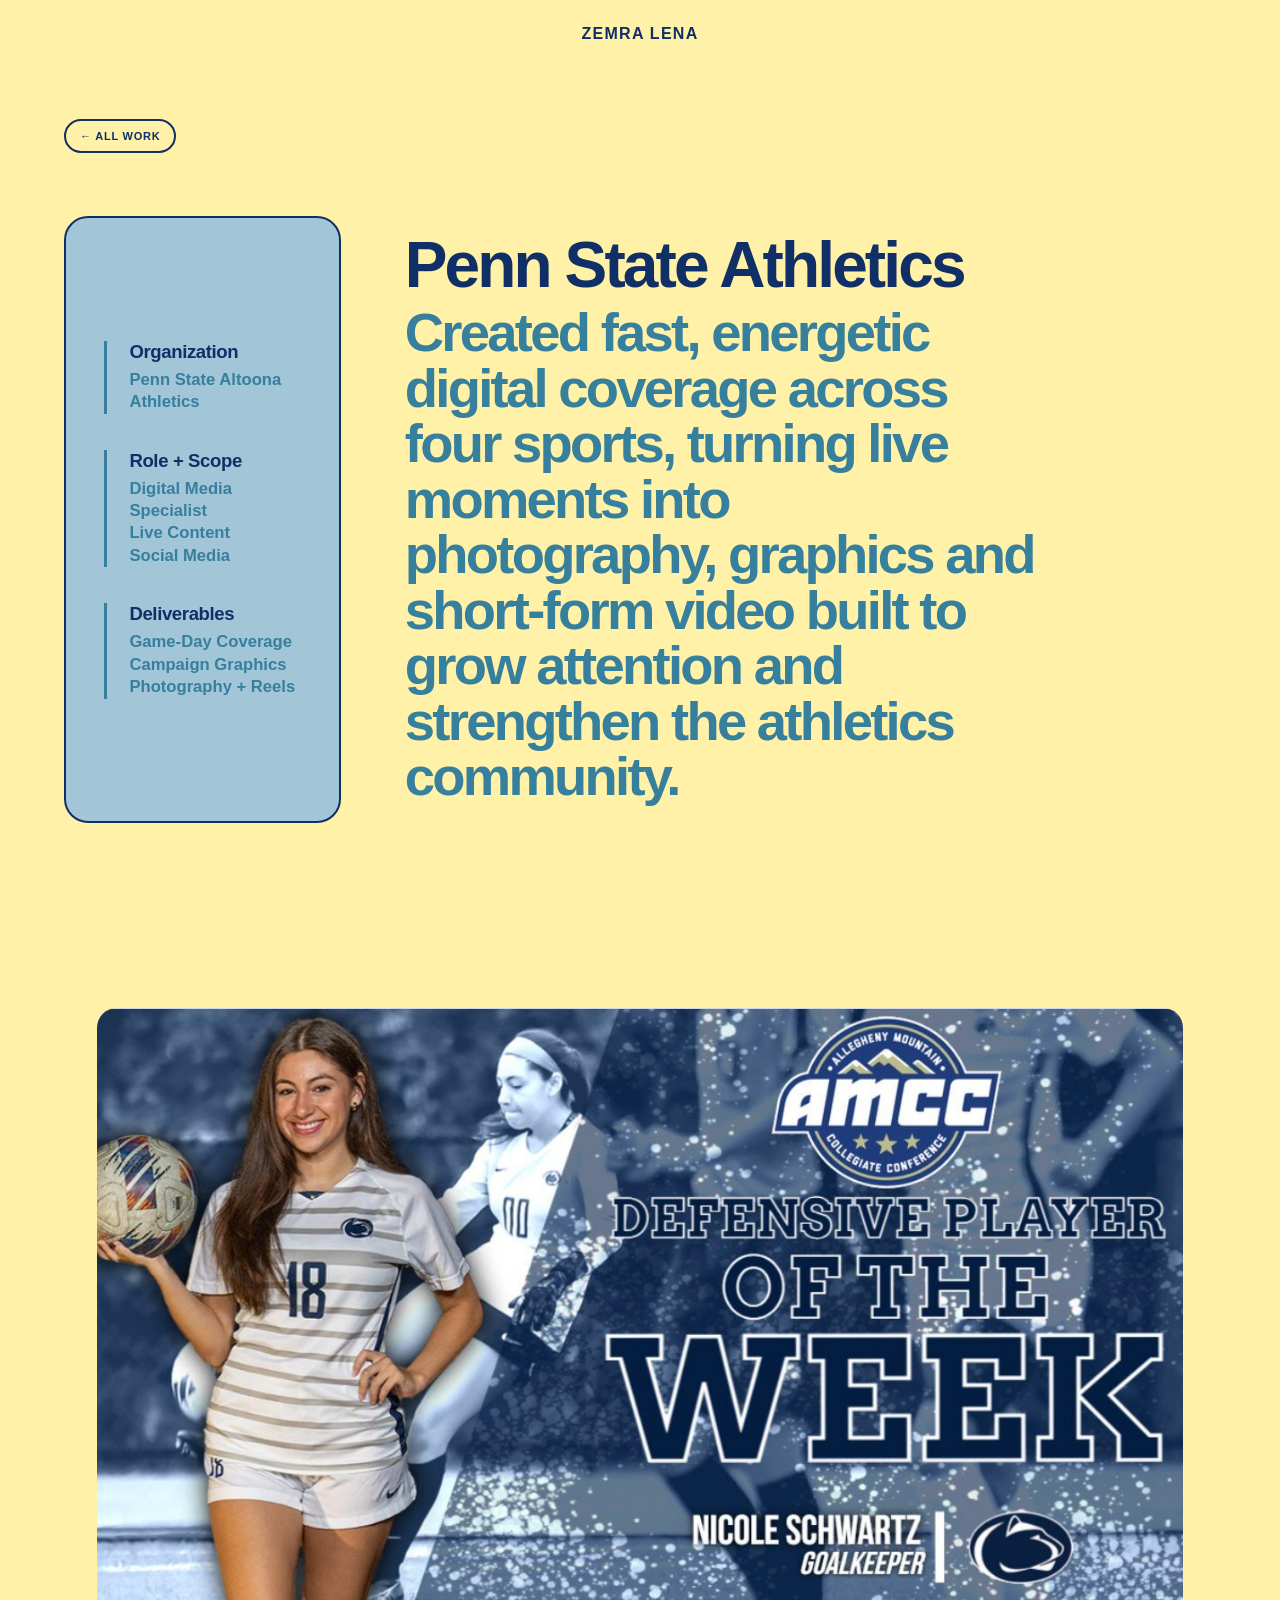
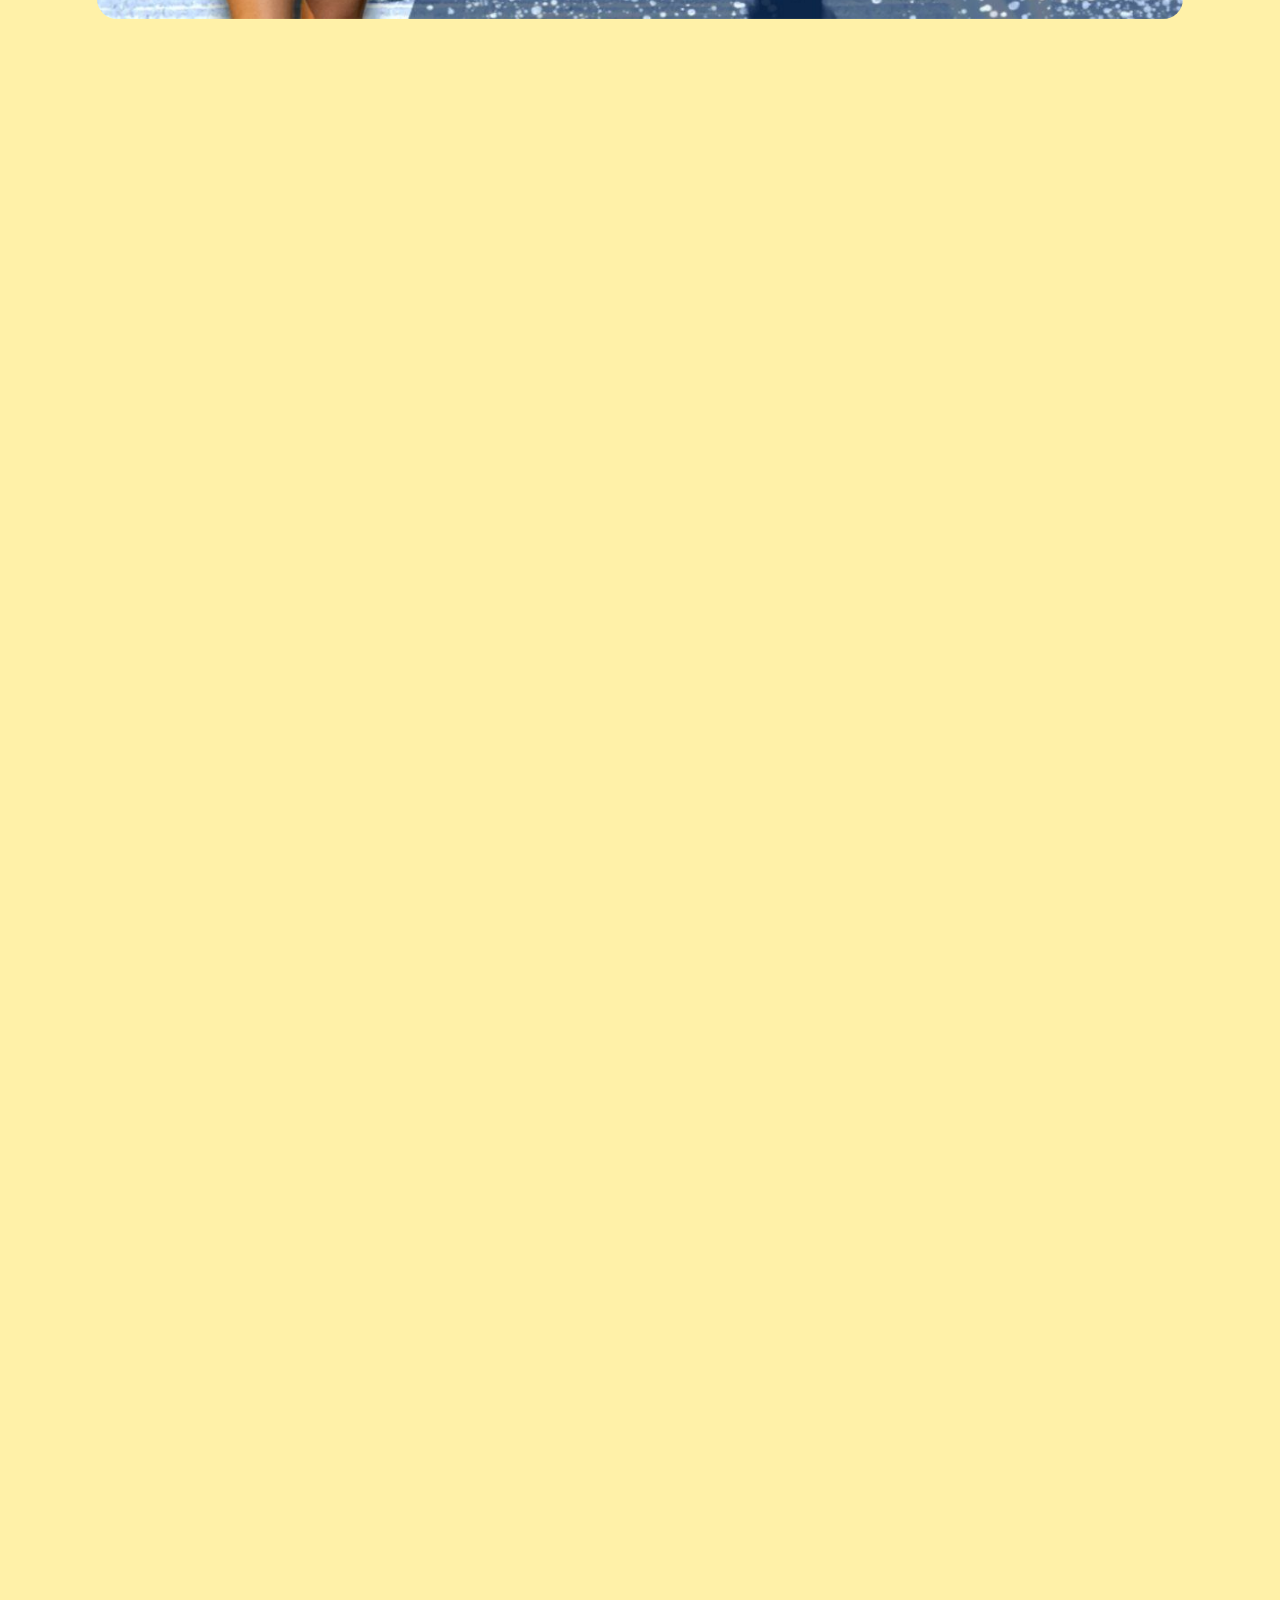
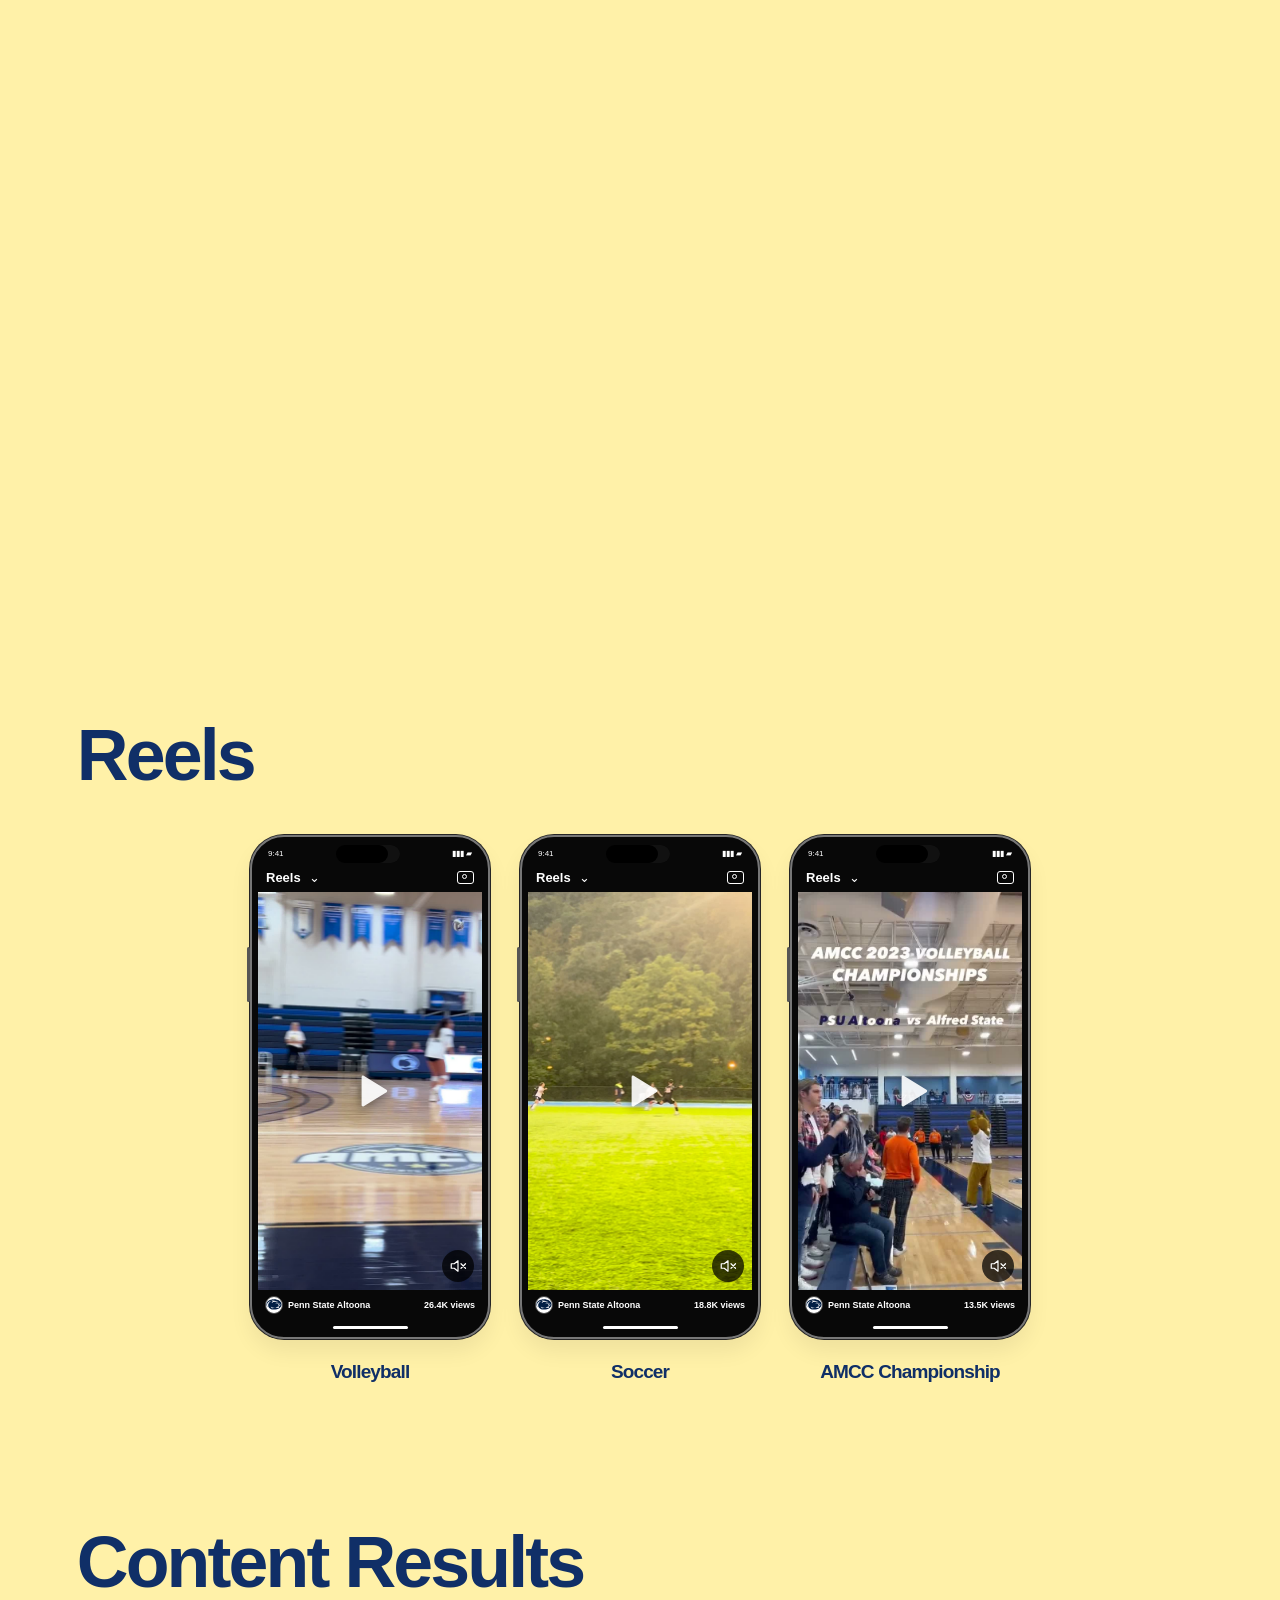
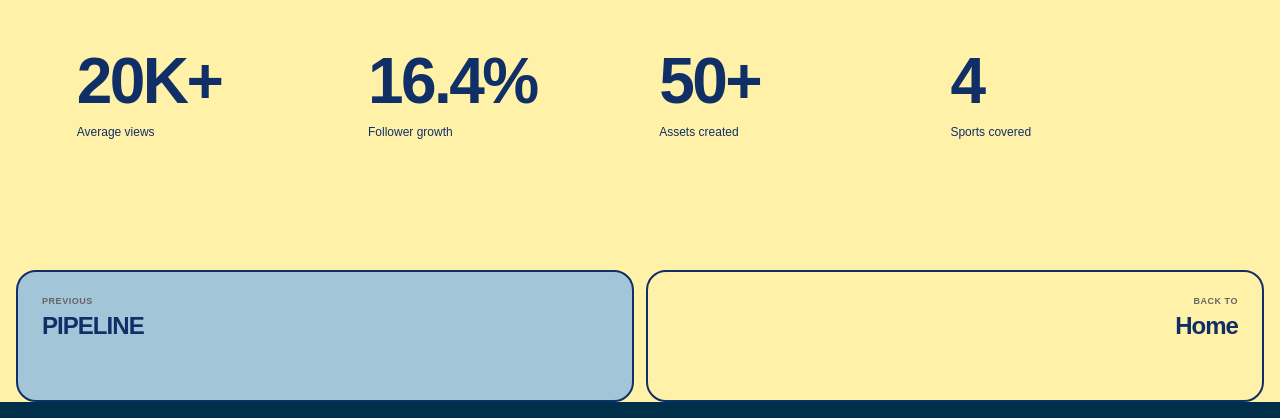
<file: work/athletics.html>
<!doctype html><html lang="en"><head>
<meta charset="utf-8"><meta name="viewport" content="width=device-width,initial-scale=1,viewport-fit=cover">
<title>Penn State Athletics | Zemra Lena</title><link rel="icon" href="../assets/favicon.svg?v=20260926-2" type="image/svg+xml">
<link rel="stylesheet" href="../assets/css/project.css?v=20260925-refined">
<link rel="stylesheet" href="../assets/css/refinements.css?v=20260925-refined">
<meta name="description" content="Live photography, video, graphics and social content across four sports.">
<link rel="canonical" href="https://zemralena.github.io/work/athletics.html">
<link rel="stylesheet" href="../assets/css/media.css?v=20260925-media2">
<link rel="stylesheet" href="../assets/css/athletics-reels.css?v=20260925-centered-takeover-2">
<link rel="stylesheet" href="../assets/css/project-home-brand.css?v=20260926-19">
<link rel="stylesheet" href="../assets/css/project-mobile.css?v=20260926-1" media="(max-width:760px)">
</head><body class="project-branded project-athletics"><a class="skip-link" href="#main-content">Skip to content</a>
<div class="progress" id="progress"></div>
<nav><a class="brand" href="../index.html">ZEMRA LENA</a></nav>
<main id="main-content">
<header class="project-opening project-opening--athletics" aria-labelledby="project-opening-title">
  <a class="back" href="../index.html#work">← All work</a>
  <div class="project-opening-grid">
    <aside class="project-brief" aria-label="Penn State Athletics project details">
      <div><strong>Organization</strong><span>Penn State Altoona Athletics</span></div>
      <div><strong>Role + Scope</strong><span>Digital Media Specialist<br>Live Content<br>Social Media</span></div>
      <div><strong>Deliverables</strong><span>Game-Day Coverage<br>Campaign Graphics<br>Photography + Reels</span></div>
    </aside>
    <div class="project-opening-copy"><h1 id="project-opening-title">Penn State Athletics</h1><p>Created fast, energetic digital coverage across four sports, turning live moments into photography, graphics and short-form video built to grow attention and strengthen the athletics community.</p></div>
  </div>
</header>
<section class="graphics-story" id="selected-graphics" aria-label="Selected graphics"><div class="graphics-takeover"><div class="graphics-stage"><figure class="graphic-step"><div class="graphic-frame"><img src="../assets/work/athletics/potw-schwartz-b.jpg" alt="Defensive Player of the Week graphic for Nicole Schwartz" decoding="async" width="1216" height="682"></div></figure><figure class="graphic-step"><div class="graphic-frame"><img src="../assets/work/athletics/potw-farabaugh.jpg" alt="Offensive Player of the Week graphic for Avery Farabaugh" loading="lazy" decoding="async" width="799" height="451"></div></figure><figure class="graphic-step"><div class="graphic-frame"><img src="../assets/work/athletics/soccer-all-amcc.png" alt="Women's Soccer All-AMCC graphic" loading="lazy" decoding="async" width="799" height="440"></div></figure></div></div></section>
<section class="section reels-heading"><div class="head"><h2>Reels</h2></div></section><div class="reel-story" id="reels"><div class="reel-stage"><article class="reel-scene" data-scene="0" aria-label="Volleyball"><div class="instagram-phone"><div class="phone-status" aria-hidden="true"><span>9:41</span><i></i><span>▮▮▮ ▰</span></div><div class="instagram-top"><b>Reels</b><span aria-hidden="true">⌄</span><span class="camera-icon" aria-hidden="true"></span></div><div class="reel-screen"><video controls muted loop playsinline preload="metadata" poster="../assets/video/volleyball-gym.jpg" aria-label="Volleyball video"><source src="../assets/video/volleyball-gym.mp4" type="video/mp4"></video><button class="reel-tap" type="button" data-play aria-label="Play video" hidden><svg viewBox="0 0 24 24" aria-hidden="true"><path d="M8 4 21 12 8 20Z"/></svg></button><button class="reel-sound" type="button" data-sound aria-label="Unmute video" hidden><svg viewBox="0 0 24 24" aria-hidden="true"><path d="M3 9h4l5-4v14l-5-4H3Z"/><path class="sound-off" d="m16 9 6 6m0-6-6 6"/><path class="sound-on" d="M16 8q5 4 0 8M19 4q9 8 0 16"/></svg></button></div><div class="instagram-account"><img src="../assets/logos/psu-athletics.svg" alt="" width="1900" height="555"><b>Penn State Altoona</b><span class="phone-views">26.4K views</span></div><div class="instagram-actions" aria-hidden="true"><svg viewBox="0 0 24 24" aria-hidden="true"><path d="M12 21 3 12C-3 3 7-1 12 6c5-7 15-3 9 6Z"/></svg><svg viewBox="0 0 24 24" aria-hidden="true"><path d="M21 11a9 9 0 1 0-9 10l9 1-2-6Z"/></svg><svg viewBox="0 0 24 24" aria-hidden="true"><path d="m22 2-7 20-4-9L2 9Z M11 13 22 2"/></svg></div><div class="instagram-bottom" aria-hidden="true"><svg viewBox="0 0 24 24" aria-hidden="true"><path d="M3 10 12 3l9 7v11h-6v-7H9v7H3Z"/></svg><svg viewBox="0 0 24 24" aria-hidden="true"><path d="M20 20l-5-5 M17 10a7 7 0 1 1-14 0 7 7 0 0 1 14 0"/></svg><svg viewBox="0 0 24 24" aria-hidden="true"><path d="M3 3h18v18H3Z M3 8h18 M8 3l3 5 M15 3l3 5 M10 11l5 3-5 3Z"/></svg><span class="mini-avatar">Z</span></div><div class="home-indicator" aria-hidden="true"></div></div><h3>Volleyball</h3></article><article class="reel-scene" data-scene="0" aria-label="Soccer"><div class="instagram-phone"><div class="phone-status" aria-hidden="true"><span>9:41</span><i></i><span>▮▮▮ ▰</span></div><div class="instagram-top"><b>Reels</b><span aria-hidden="true">⌄</span><span class="camera-icon" aria-hidden="true"></span></div><div class="reel-screen"><video controls muted loop playsinline preload="metadata" poster="../assets/video/soccer-golden.jpg" aria-label="Soccer video"><source src="../assets/video/soccer-golden.mp4" type="video/mp4"></video><button class="reel-tap" type="button" data-play aria-label="Play video" hidden><svg viewBox="0 0 24 24" aria-hidden="true"><path d="M8 4 21 12 8 20Z"/></svg></button><button class="reel-sound" type="button" data-sound aria-label="Unmute video" hidden><svg viewBox="0 0 24 24" aria-hidden="true"><path d="M3 9h4l5-4v14l-5-4H3Z"/><path class="sound-off" d="m16 9 6 6m0-6-6 6"/><path class="sound-on" d="M16 8q5 4 0 8M19 4q9 8 0 16"/></svg></button></div><div class="instagram-account"><img src="../assets/logos/psu-athletics.svg" alt="" width="1900" height="555"><b>Penn State Altoona</b><span class="phone-views">18.8K views</span></div><div class="instagram-actions" aria-hidden="true"><svg viewBox="0 0 24 24" aria-hidden="true"><path d="M12 21 3 12C-3 3 7-1 12 6c5-7 15-3 9 6Z"/></svg><svg viewBox="0 0 24 24" aria-hidden="true"><path d="M21 11a9 9 0 1 0-9 10l9 1-2-6Z"/></svg><svg viewBox="0 0 24 24" aria-hidden="true"><path d="m22 2-7 20-4-9L2 9Z M11 13 22 2"/></svg></div><div class="instagram-bottom" aria-hidden="true"><svg viewBox="0 0 24 24" aria-hidden="true"><path d="M3 10 12 3l9 7v11h-6v-7H9v7H3Z"/></svg><svg viewBox="0 0 24 24" aria-hidden="true"><path d="M20 20l-5-5 M17 10a7 7 0 1 1-14 0 7 7 0 0 1 14 0"/></svg><svg viewBox="0 0 24 24" aria-hidden="true"><path d="M3 3h18v18H3Z M3 8h18 M8 3l3 5 M15 3l3 5 M10 11l5 3-5 3Z"/></svg><span class="mini-avatar">Z</span></div><div class="home-indicator" aria-hidden="true"></div></div><h3>Soccer</h3></article><article class="reel-scene" data-scene="0" aria-label="AMCC Championship"><div class="instagram-phone"><div class="phone-status" aria-hidden="true"><span>9:41</span><i></i><span>▮▮▮ ▰</span></div><div class="instagram-top"><b>Reels</b><span aria-hidden="true">⌄</span><span class="camera-icon" aria-hidden="true"></span></div><div class="reel-screen"><video controls muted loop playsinline preload="metadata" poster="../assets/video/amcc-championship-poster.jpg" aria-label="AMCC Championship video"><source src="../assets/video/amcc-championship.mp4" type="video/mp4"></video><button class="reel-tap" type="button" data-play aria-label="Play video" hidden><svg viewBox="0 0 24 24" aria-hidden="true"><path d="M8 4 21 12 8 20Z"/></svg></button><button class="reel-sound" type="button" data-sound aria-label="Unmute video" hidden><svg viewBox="0 0 24 24" aria-hidden="true"><path d="M3 9h4l5-4v14l-5-4H3Z"/><path class="sound-off" d="m16 9 6 6m0-6-6 6"/><path class="sound-on" d="M16 8q5 4 0 8M19 4q9 8 0 16"/></svg></button></div><div class="instagram-account"><img src="../assets/logos/psu-athletics.svg" alt="" width="1900" height="555"><b>Penn State Altoona</b><span class="phone-views">13.5K views</span></div><div class="instagram-actions" aria-hidden="true"><svg viewBox="0 0 24 24" aria-hidden="true"><path d="M12 21 3 12C-3 3 7-1 12 6c5-7 15-3 9 6Z"/></svg><svg viewBox="0 0 24 24" aria-hidden="true"><path d="M21 11a9 9 0 1 0-9 10l9 1-2-6Z"/></svg><svg viewBox="0 0 24 24" aria-hidden="true"><path d="m22 2-7 20-4-9L2 9Z M11 13 22 2"/></svg></div><div class="instagram-bottom" aria-hidden="true"><svg viewBox="0 0 24 24" aria-hidden="true"><path d="M3 10 12 3l9 7v11h-6v-7H9v7H3Z"/></svg><svg viewBox="0 0 24 24" aria-hidden="true"><path d="M20 20l-5-5 M17 10a7 7 0 1 1-14 0 7 7 0 0 1 14 0"/></svg><svg viewBox="0 0 24 24" aria-hidden="true"><path d="M3 3h18v18H3Z M3 8h18 M8 3l3 5 M15 3l3 5 M10 11l5 3-5 3Z"/></svg><span class="mini-avatar">Z</span></div><div class="home-indicator" aria-hidden="true"></div></div><h3>AMCC Championship</h3></article></div></div>
<section class="section athletics-results" aria-labelledby="results-title"><div class="results-heading"><h2 id="results-title">Content Results</h2></div><div class="results-grid"><div><strong>20K+</strong><span>Average views</span></div><div><strong>16.4%</strong><span>Follower growth</span></div><div><strong>50+</strong><span>Assets created</span></div><div><strong>4</strong><span>Sports covered</span></div></div></section>
<div class="next"><a href="pipeline.html"><small>Previous</small><b>PIPELINE</b></a><a href="../index.html"><small>Back to</small><b>Home</b></a></div>
</main>
<script src="../assets/js/project.js?v=20260925-media2"></script><script src="../assets/js/media.js?v=20260925-media2" defer></script><script src="../assets/js/athletics-reels.js?v=20260925-white-takeover" defer></script></body></html>
</file>
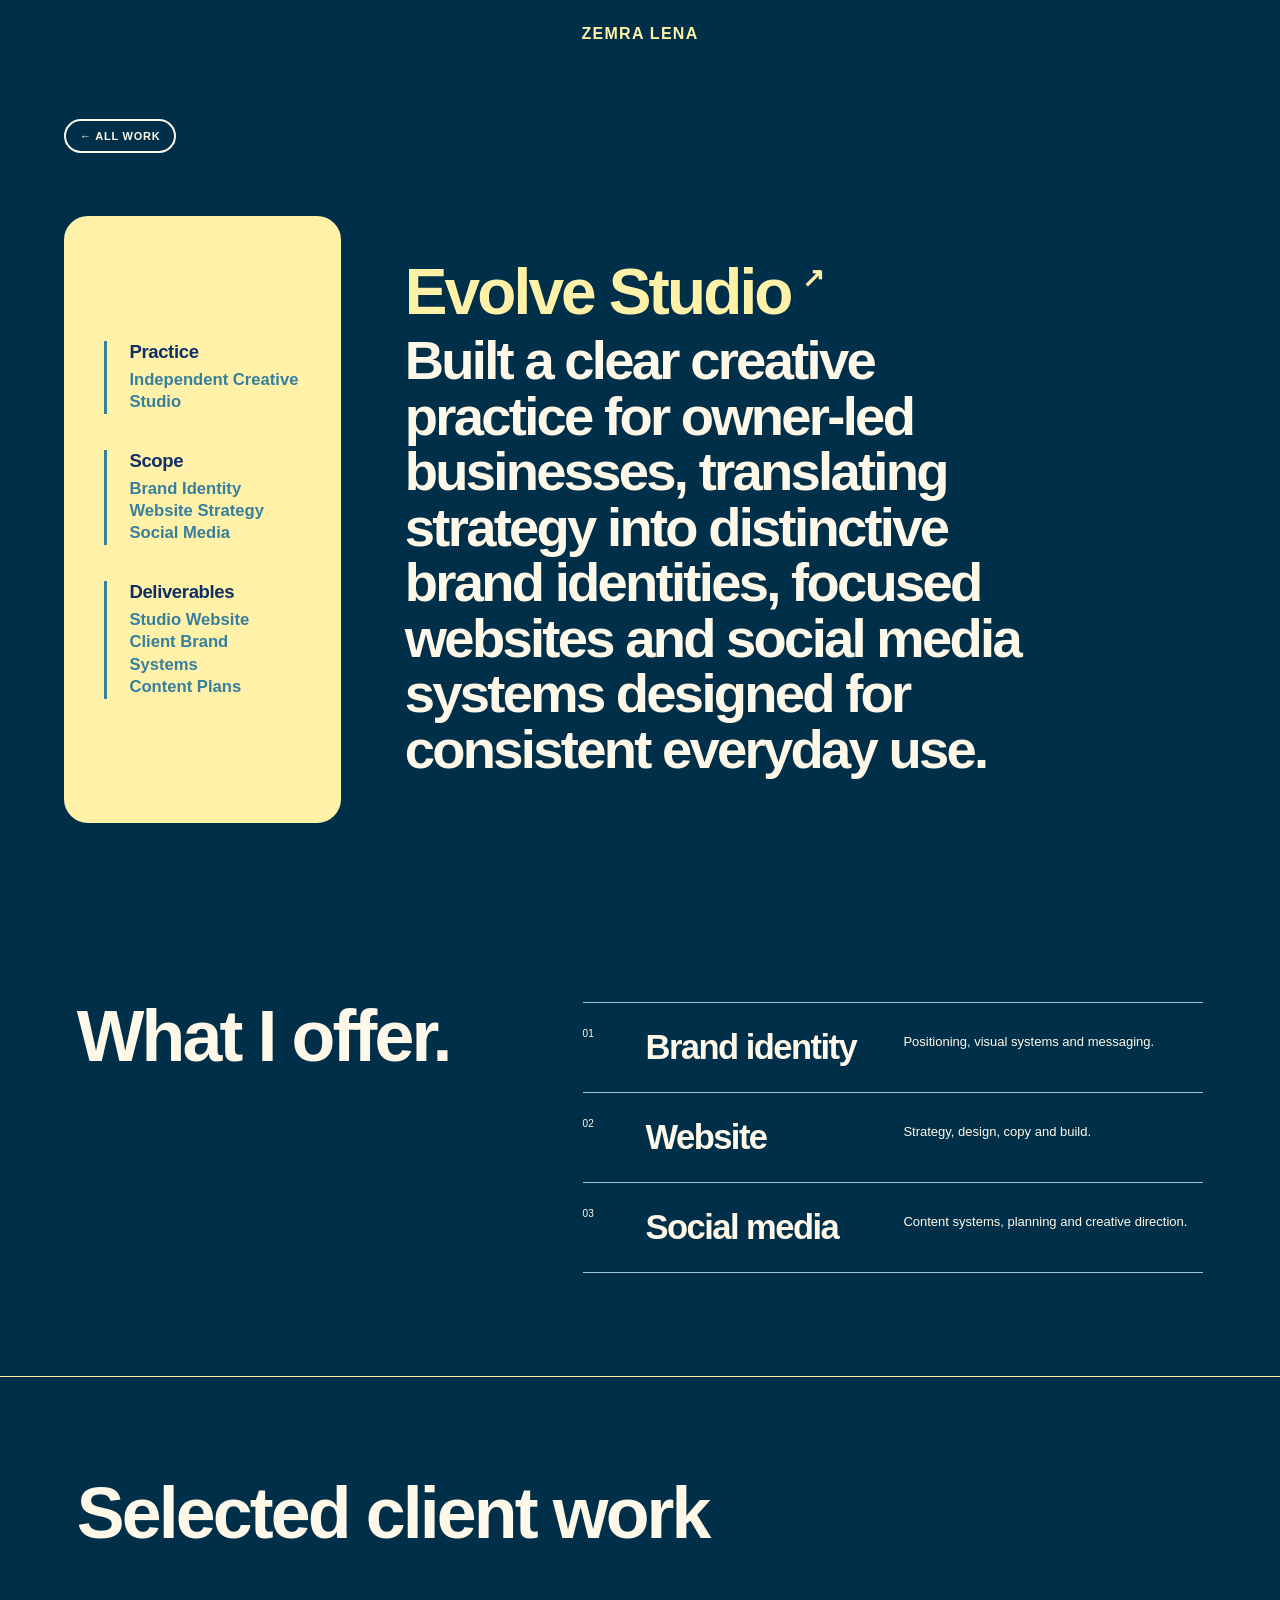
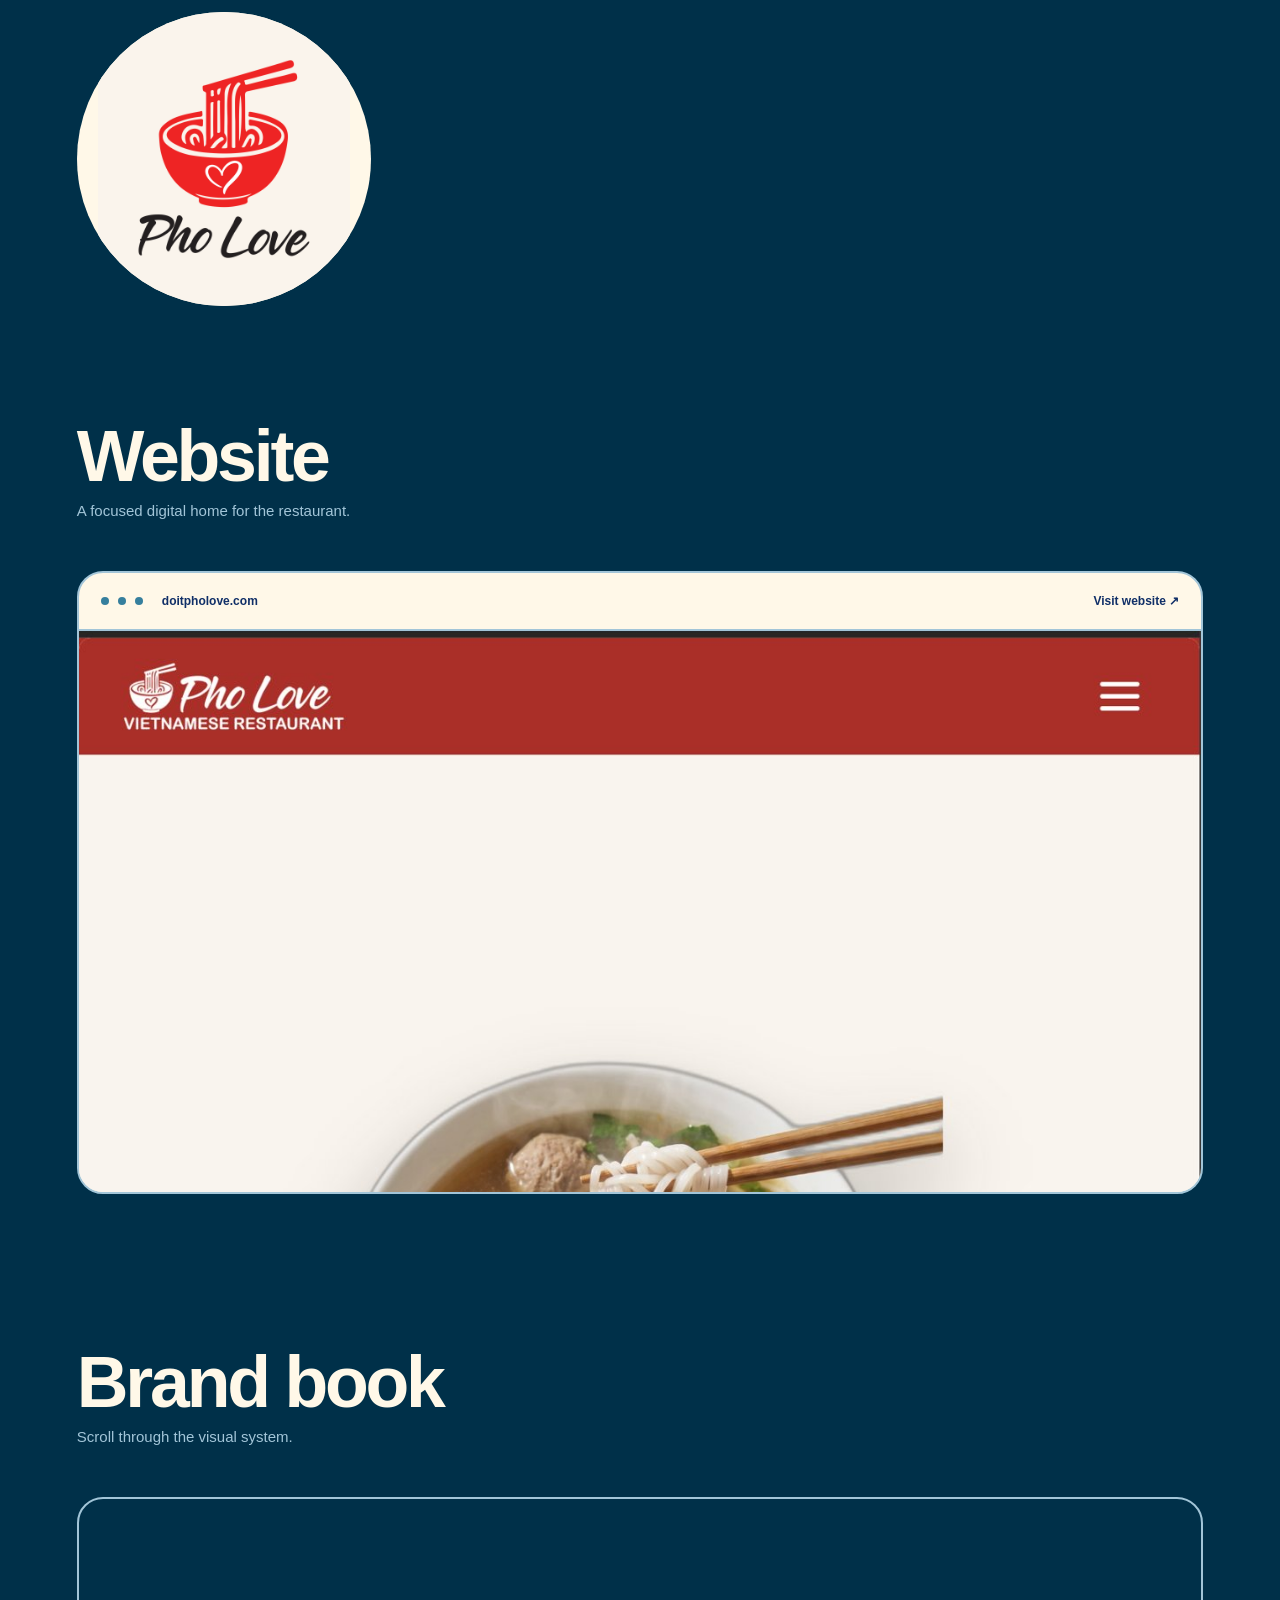
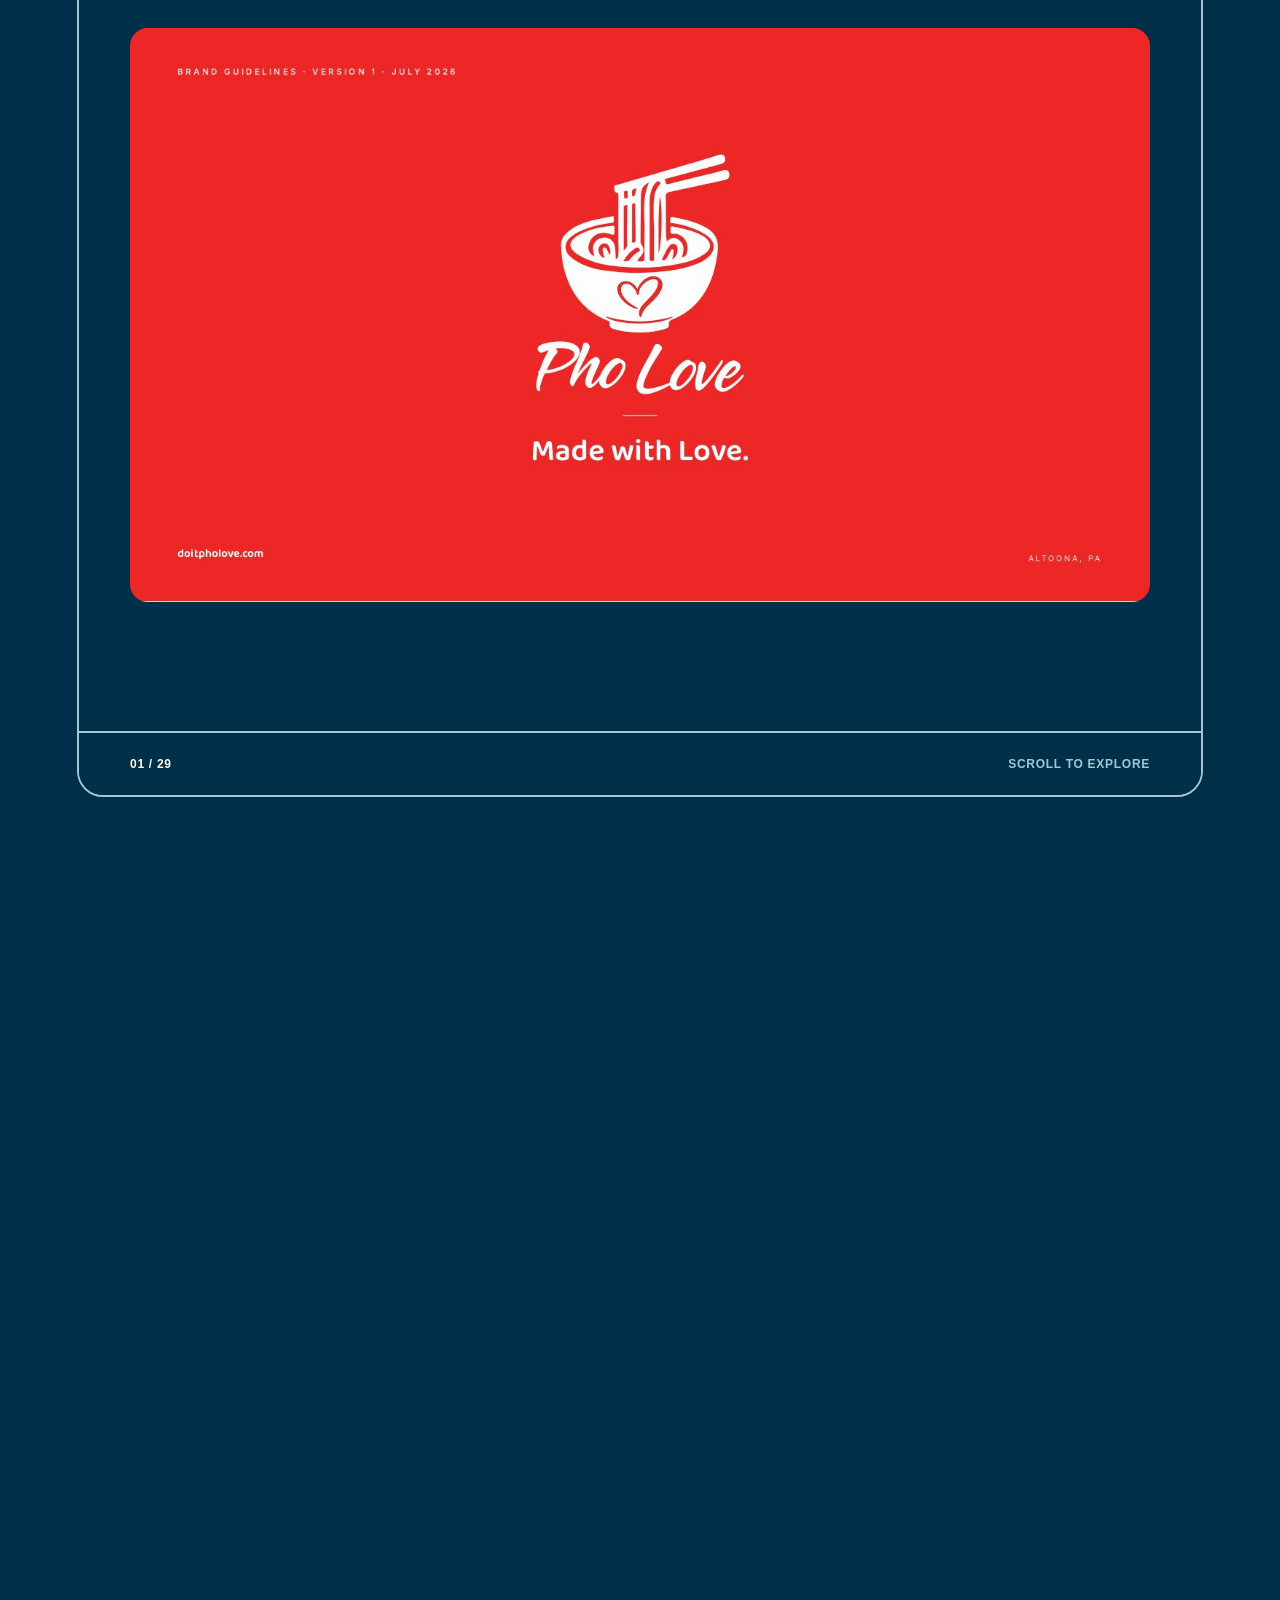
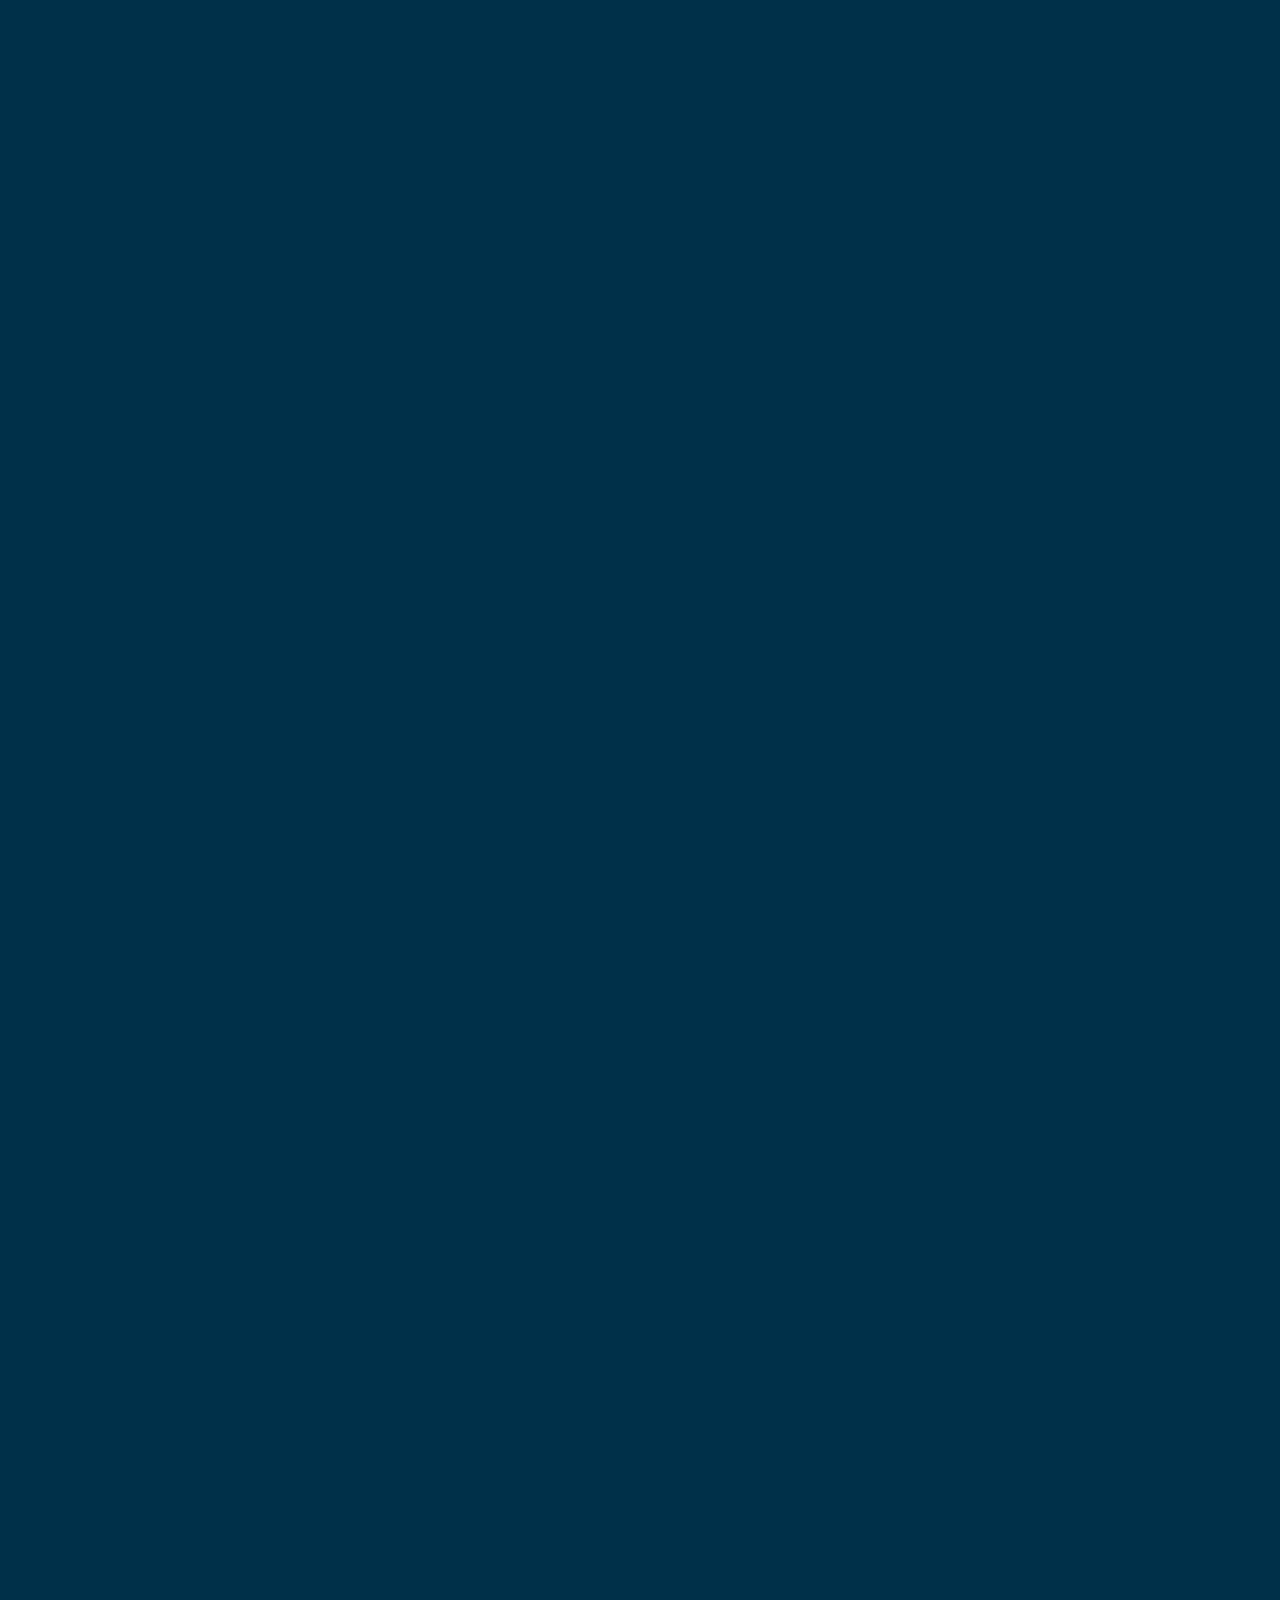
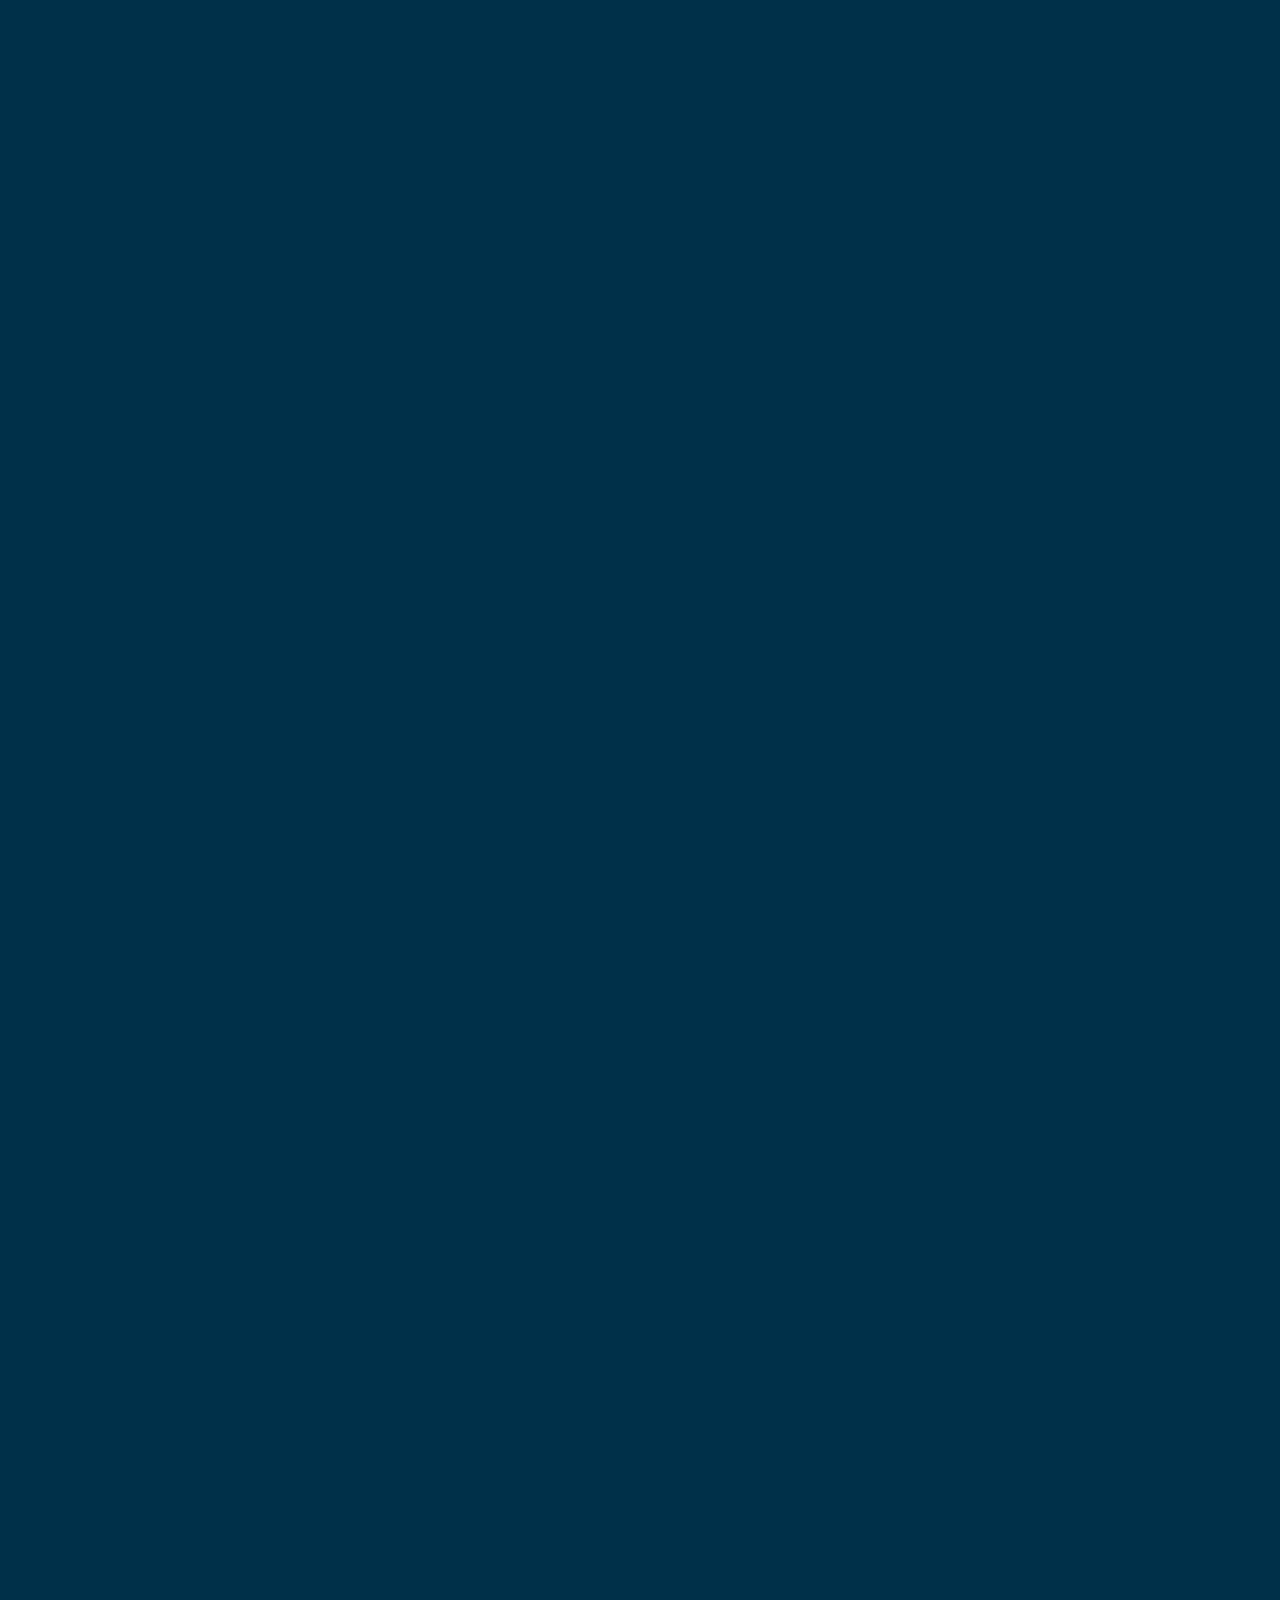
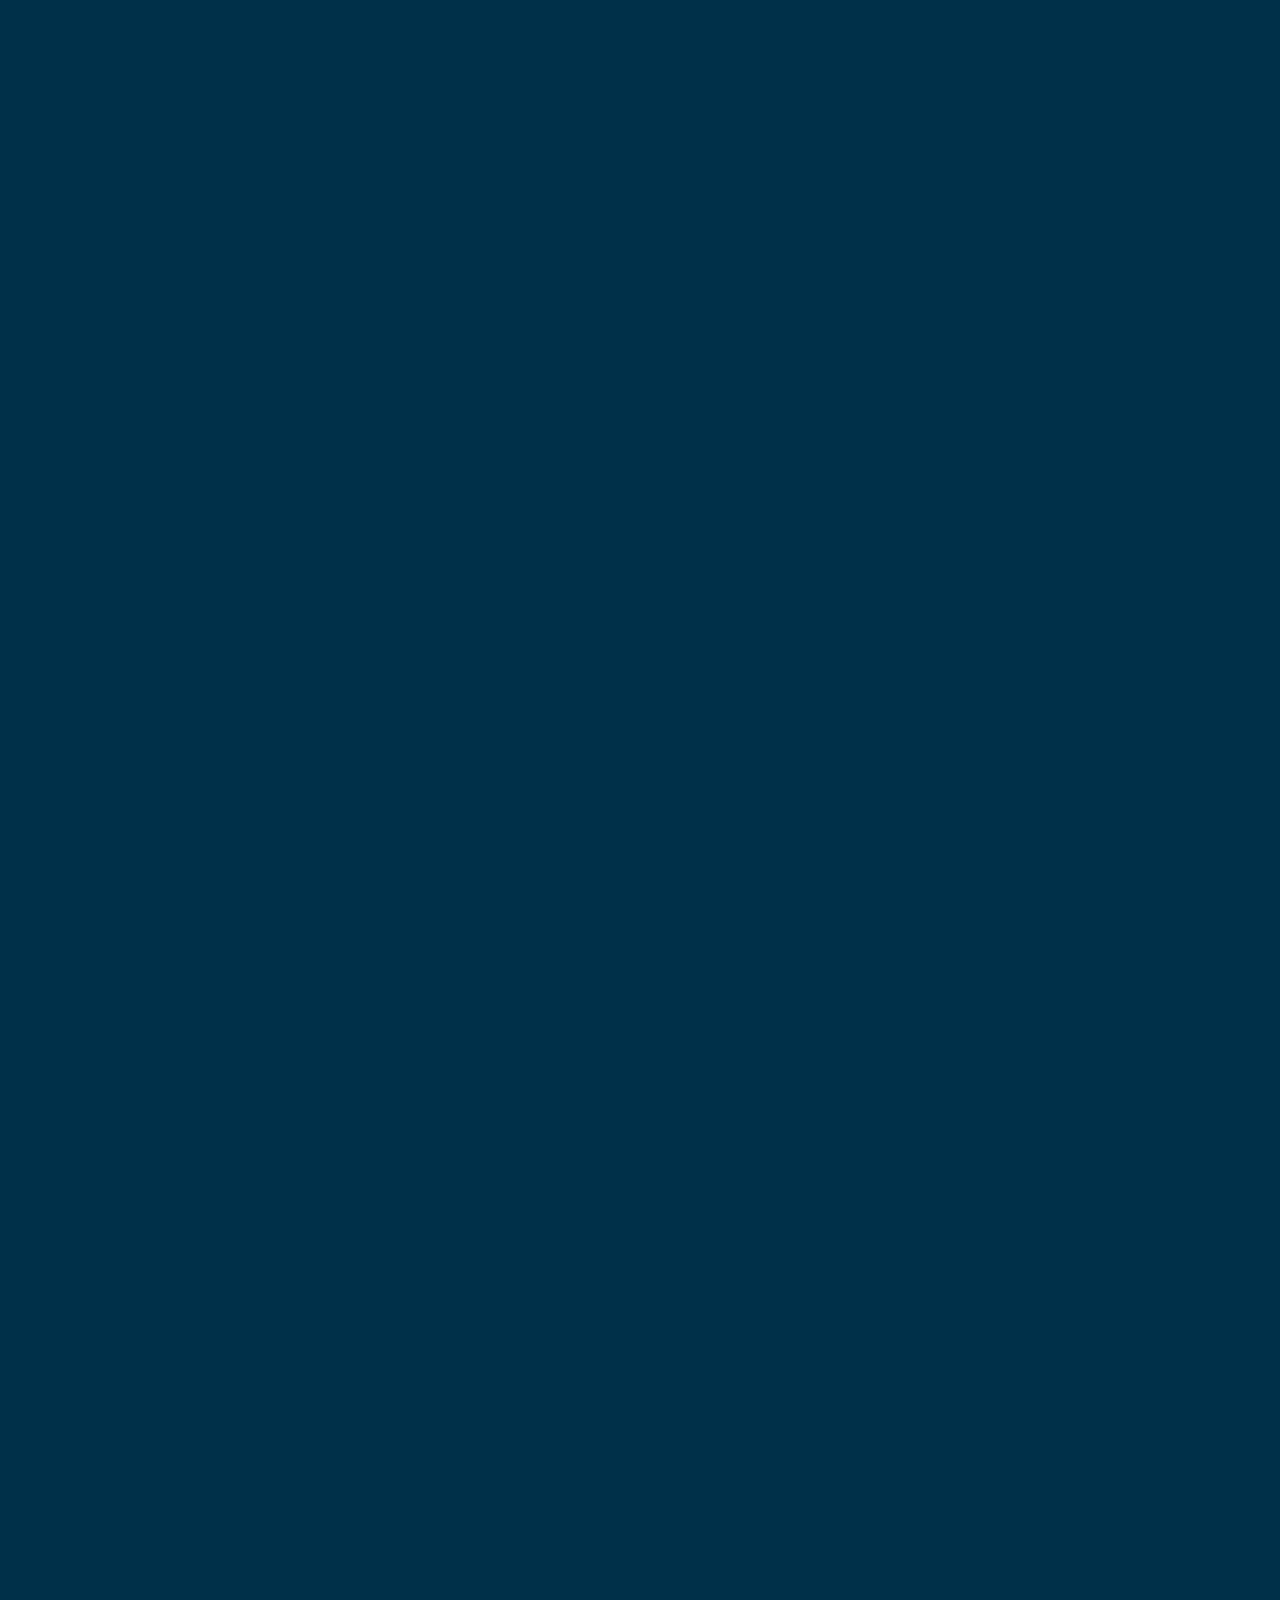
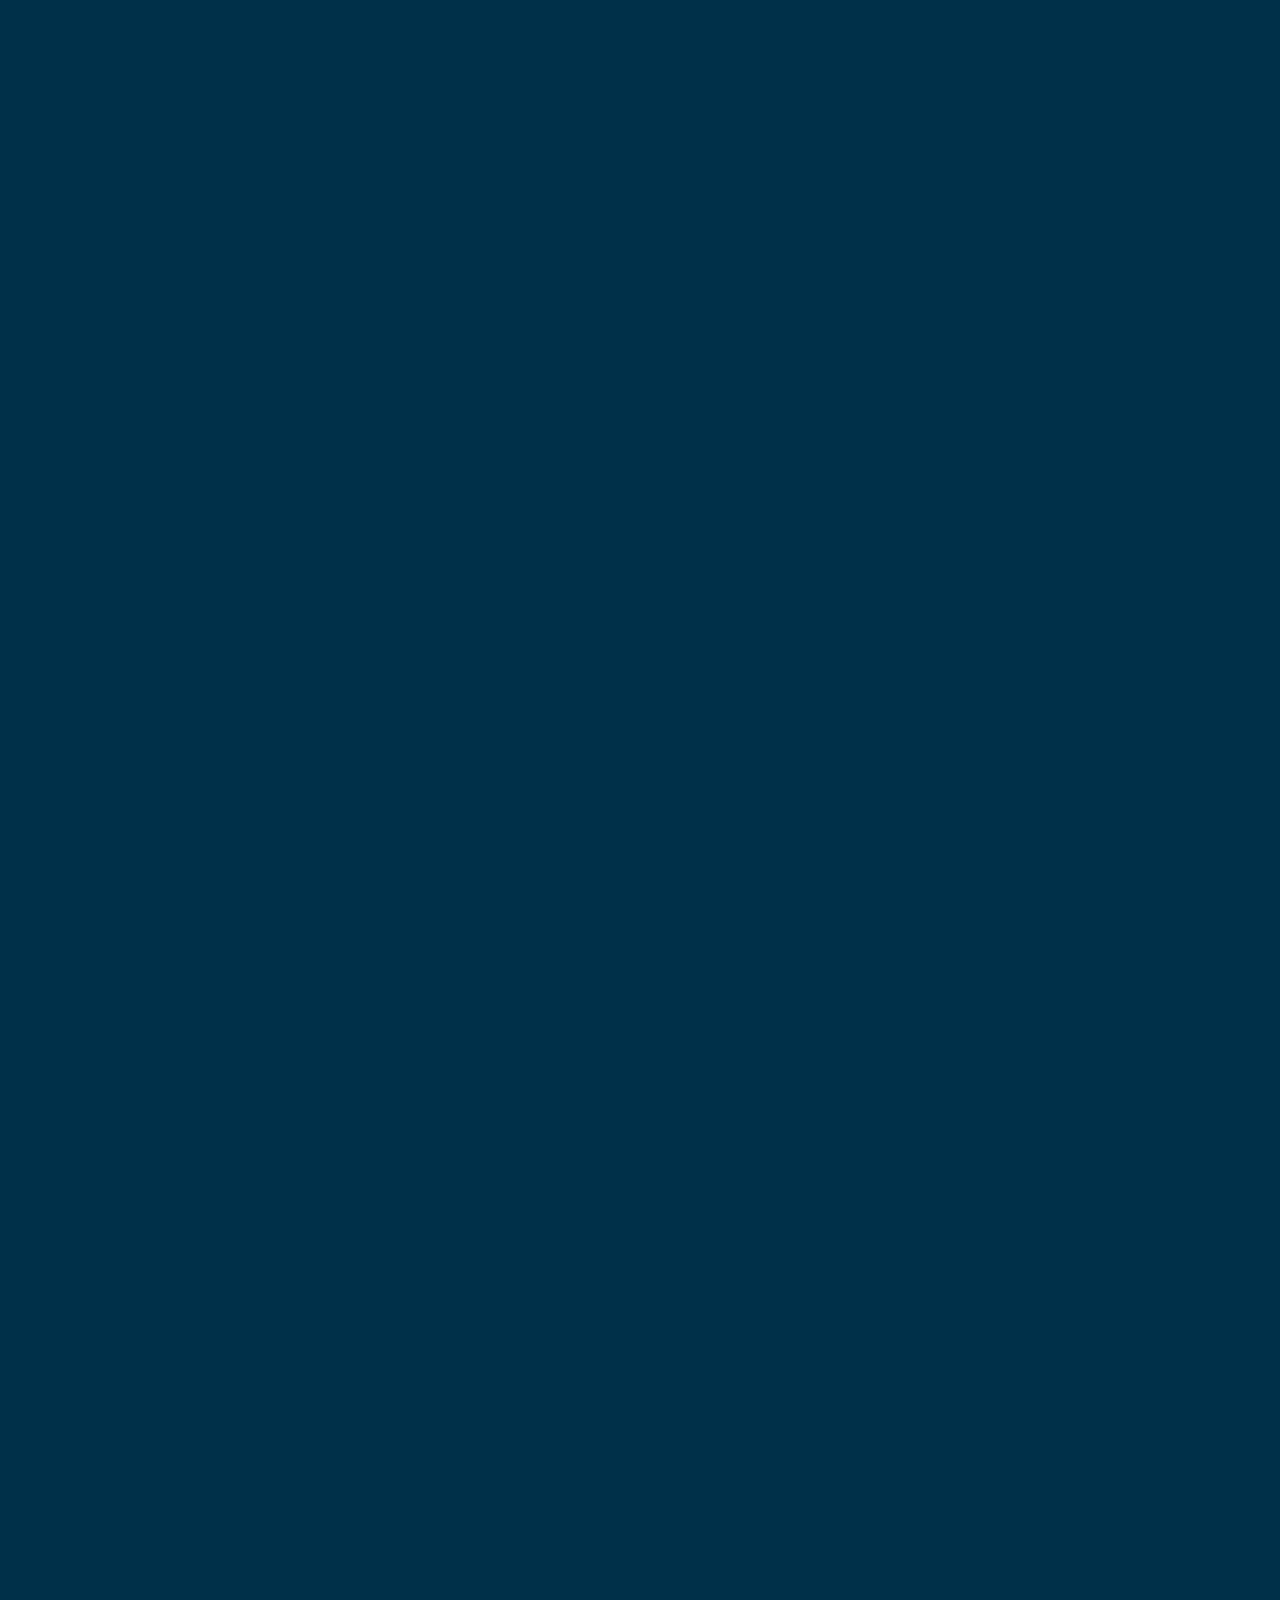
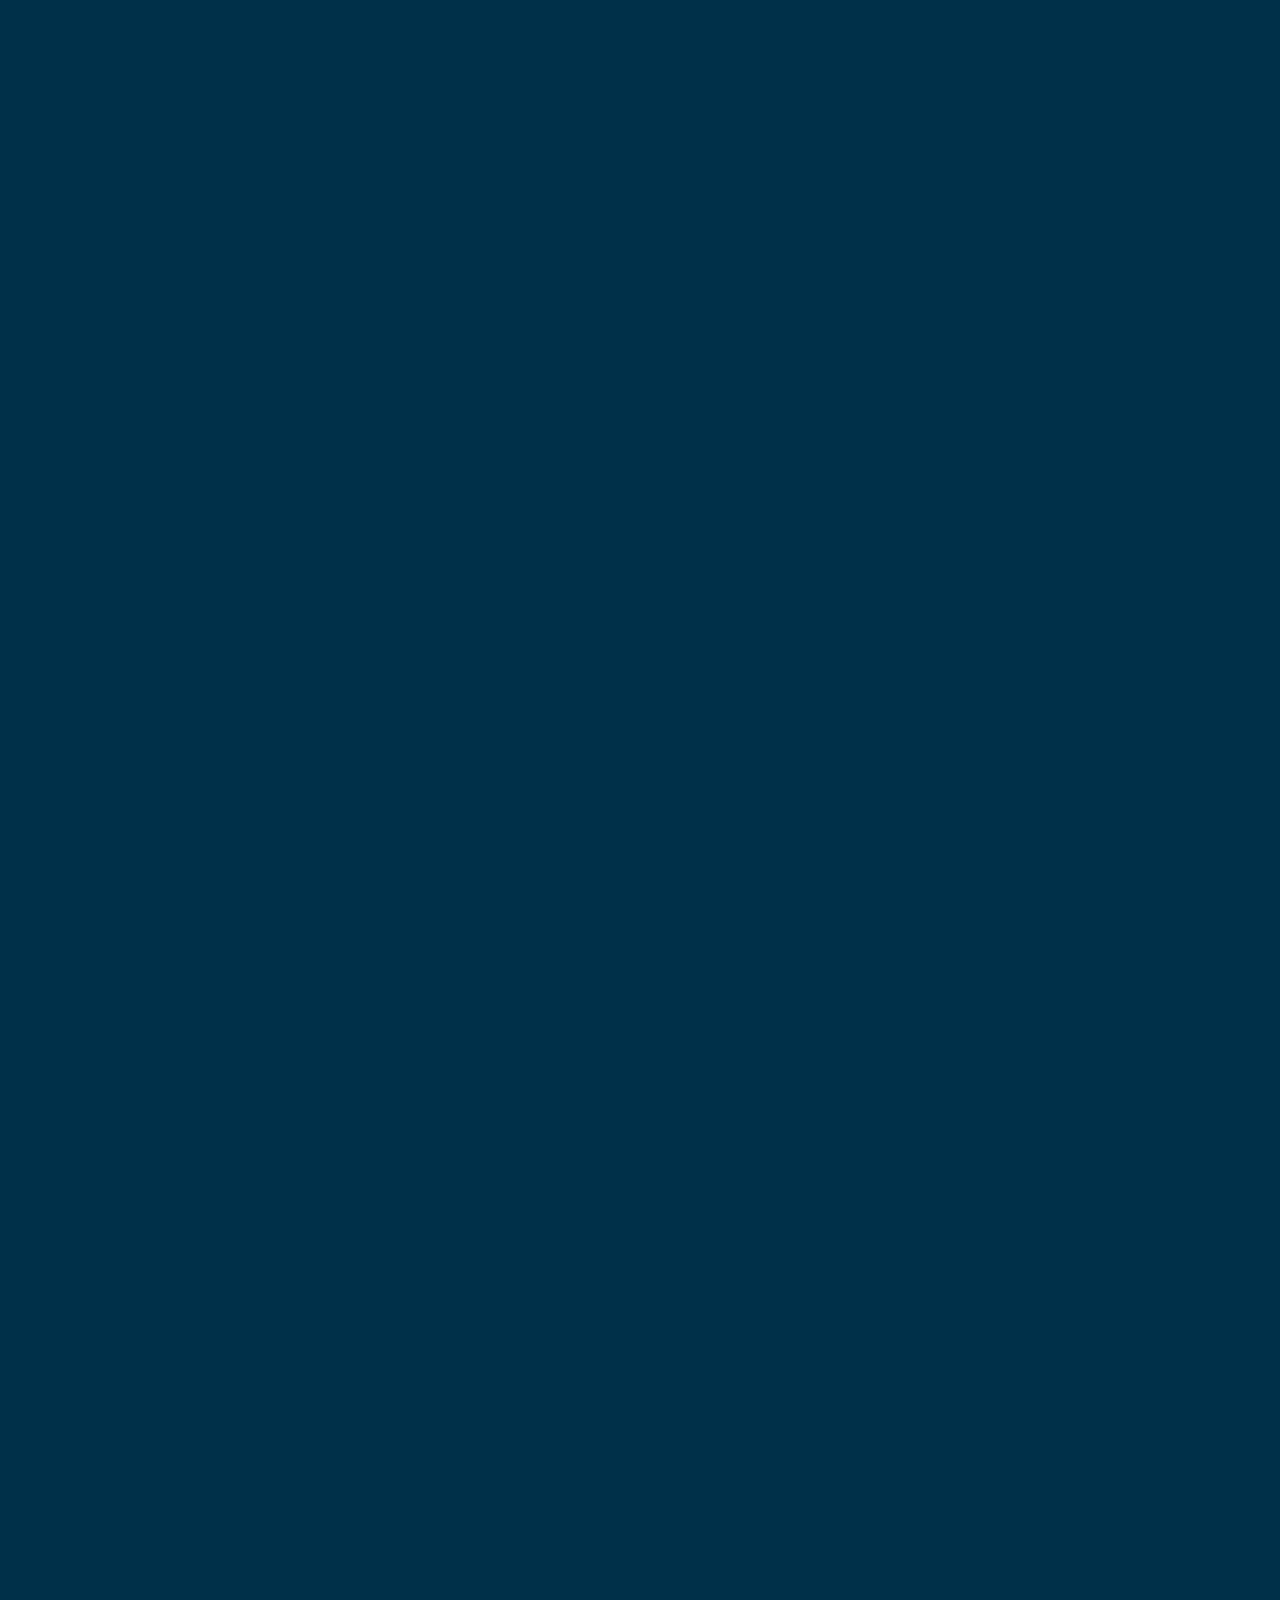
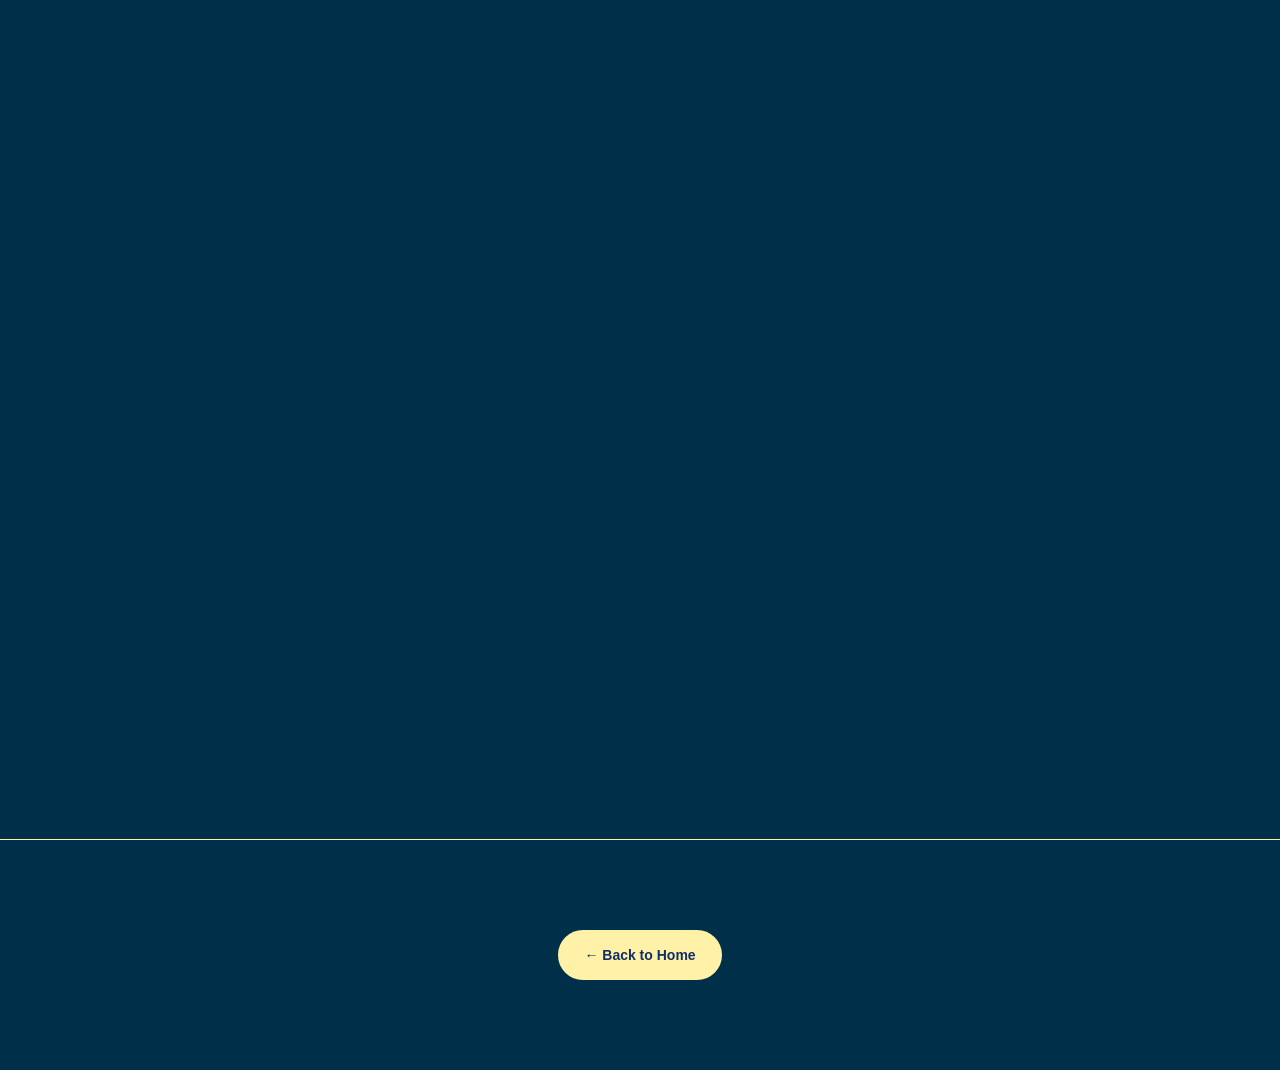
<file: work/evolve.html>
<!doctype html>
<html lang="en">
<head>
<meta charset="utf-8"><meta name="viewport" content="width=device-width,initial-scale=1,viewport-fit=cover">
<title>Evolve Studio | Zemra Lena</title>
<meta name="description" content="Evolve Studio and selected client work by Zemra Lena across brand identity, websites and social media planning.">
<link rel="canonical" href="https://zemralena.github.io/work/evolve.html">
<link rel="icon" href="../assets/favicon.svg?v=20260926-2" type="image/svg+xml">
<link rel="stylesheet" href="../assets/css/project.css?v=20260925-refined">
<link rel="stylesheet" href="../assets/css/refinements.css?v=20260925-refined">
<link rel="stylesheet" href="../assets/css/evolve.css?v=20260926-8">
<link rel="stylesheet" href="../assets/css/project-home-brand.css?v=20260926-20">
<link rel="stylesheet" href="../assets/css/project-mobile.css?v=20260926-1" media="(max-width:760px)">
</head>
<body class="project-branded project-evolve"><a class="skip-link" href="#main-content">Skip to content</a><div class="progress" id="progress"></div>
<nav><a class="brand" href="../index.html">ZEMRA LENA</a></nav>
<main id="main-content">
  <header class="project-opening project-opening--evolve" aria-labelledby="project-opening-title">
    <a class="back" href="../index.html#work">← All work</a>
    <div class="project-opening-grid">
      <aside class="project-brief" aria-label="Evolve Studio project details">
        <div><strong>Practice</strong><span>Independent Creative Studio</span></div>
        <div><strong>Scope</strong><span>Brand Identity<br>Website Strategy<br>Social Media</span></div>
        <div><strong>Deliverables</strong><span>Studio Website<br>Client Brand Systems<br>Content Plans</span></div>
      </aside>
      <div class="project-opening-copy"><h1 id="project-opening-title"><a class="project-opening-title-link" href="https://evolvestudio.ai" target="_blank" rel="noopener">Evolve Studio <span aria-hidden="true">↗</span></a></h1><p>Built a clear creative practice for owner-led businesses, translating strategy into distinctive brand identities, focused websites and social media systems designed for consistent everyday use.</p></div>
    </div>
  </header>

  <section class="evolve-section offer-section" aria-labelledby="offer-title">
    <div class="offer-grid reveal">
      <h2 id="offer-title">What I offer.</h2>
      <div class="offer-list"><div><span>01</span><h3>Brand identity</h3><p>Positioning, visual systems and messaging.</p></div><div><span>02</span><h3>Website</h3><p>Strategy, design, copy and build.</p></div><div><span>03</span><h3>Social media</h3><p>Content systems, planning and creative direction.</p></div></div>
    </div>
  </section>

  <section class="evolve-section pho-case" aria-labelledby="pho-title">
    <div class="pho-header reveal">
      <h2 id="pho-title">Selected client work</h2>
      <img src="../assets/work/evolve/pho-love-logo.png" alt="Pho Love logo" width="900" height="900" loading="lazy">
    </div>
    <div class="pho-work-stack">
      <article class="pho-work-block pho-website-feature reveal" aria-labelledby="pho-website-title">
        <div class="pho-work-heading"><div><h3 id="pho-website-title">Website</h3><p>A focused digital home for the restaurant.</p></div></div>
        <a class="pho-browser" href="https://doitpholove.com/" target="_blank" rel="noopener" aria-label="Visit the Pho Love website">
          <div class="pho-browser-bar"><i></i><i></i><i></i><span>doitpholove.com</span><b>Visit website ↗</b></div>
          <img src="../assets/work/evolve/pho-love-site.jpg" alt="Pho Love restaurant website" width="1273" height="1400" loading="lazy">
        </a>
      </article>

      <article class="pho-work-block pho-brand-book" aria-labelledby="pho-brand-title">
        <div class="pho-work-heading reveal"><div><h3 id="pho-brand-title">Brand book</h3><p>Scroll through the visual system.</p></div></div>
        <div class="pho-book-takeover" data-pho-brand-book>
          <div class="pho-book-stage">
            <div class="pho-book-pages">
              <figure class="pho-book-page is-active"><img src="../assets/work/evolve/brand-book/pho-page-01.jpg" alt="Pho Love brand guidelines page 1" width="1400" height="788"></figure>
              <figure class="pho-book-page"><img src="../assets/work/evolve/brand-book/pho-page-02.jpg" alt="Pho Love brand guidelines page 2" width="1400" height="788" loading="lazy"></figure>
              <figure class="pho-book-page"><img src="../assets/work/evolve/brand-book/pho-page-03.jpg" alt="Pho Love brand guidelines page 3" width="1400" height="788" loading="lazy"></figure>
              <figure class="pho-book-page"><img src="../assets/work/evolve/brand-book/pho-page-04.jpg" alt="Pho Love brand guidelines page 4" width="1400" height="788" loading="lazy"></figure>
              <figure class="pho-book-page"><img src="../assets/work/evolve/brand-book/pho-page-05.jpg" alt="Pho Love brand guidelines page 5" width="1400" height="788" loading="lazy"></figure>
              <figure class="pho-book-page"><img src="../assets/work/evolve/brand-book/pho-page-06.jpg" alt="Pho Love brand guidelines page 6" width="1400" height="788" loading="lazy"></figure>
              <figure class="pho-book-page"><img src="../assets/work/evolve/brand-book/pho-page-07.jpg" alt="Pho Love brand guidelines page 7" width="1400" height="788" loading="lazy"></figure>
              <figure class="pho-book-page"><img src="../assets/work/evolve/brand-book/pho-page-08.jpg" alt="Pho Love brand guidelines page 8" width="1400" height="788" loading="lazy"></figure>
              <figure class="pho-book-page"><img src="../assets/work/evolve/brand-book/pho-page-09.jpg" alt="Pho Love brand guidelines page 9" width="1400" height="788" loading="lazy"></figure>
              <figure class="pho-book-page"><img src="../assets/work/evolve/brand-book/pho-page-10.jpg" alt="Pho Love brand guidelines page 10" width="1400" height="788" loading="lazy"></figure>
              <figure class="pho-book-page"><img src="../assets/work/evolve/brand-book/pho-page-11.jpg" alt="Pho Love brand guidelines page 11" width="1400" height="788" loading="lazy"></figure>
              <figure class="pho-book-page"><img src="../assets/work/evolve/brand-book/pho-page-12.jpg" alt="Pho Love brand guidelines page 12" width="1400" height="788" loading="lazy"></figure>
              <figure class="pho-book-page"><img src="../assets/work/evolve/brand-book/pho-page-13.jpg" alt="Pho Love brand guidelines page 13" width="1400" height="788" loading="lazy"></figure>
              <figure class="pho-book-page"><img src="../assets/work/evolve/brand-book/pho-page-14.jpg" alt="Pho Love brand guidelines page 14" width="1400" height="788" loading="lazy"></figure>
              <figure class="pho-book-page"><img src="../assets/work/evolve/brand-book/pho-page-15.jpg" alt="Pho Love brand guidelines page 15" width="1400" height="788" loading="lazy"></figure>
              <figure class="pho-book-page"><img src="../assets/work/evolve/brand-book/pho-page-16.jpg" alt="Pho Love brand guidelines page 16" width="1400" height="788" loading="lazy"></figure>
              <figure class="pho-book-page"><img src="../assets/work/evolve/brand-book/pho-page-17.jpg" alt="Pho Love brand guidelines page 17" width="1400" height="788" loading="lazy"></figure>
              <figure class="pho-book-page"><img src="../assets/work/evolve/brand-book/pho-page-18.jpg" alt="Pho Love brand guidelines page 18" width="1400" height="788" loading="lazy"></figure>
              <figure class="pho-book-page"><img src="../assets/work/evolve/brand-book/pho-page-19.jpg" alt="Pho Love brand guidelines page 19" width="1400" height="788" loading="lazy"></figure>
              <figure class="pho-book-page"><img src="../assets/work/evolve/brand-book/pho-page-20.jpg" alt="Pho Love brand guidelines page 20" width="1400" height="788" loading="lazy"></figure>
              <figure class="pho-book-page"><img src="../assets/work/evolve/brand-book/pho-page-21.jpg" alt="Pho Love brand guidelines page 21" width="1400" height="788" loading="lazy"></figure>
              <figure class="pho-book-page"><img src="../assets/work/evolve/brand-book/pho-page-22.jpg" alt="Pho Love brand guidelines page 22" width="1400" height="788" loading="lazy"></figure>
              <figure class="pho-book-page"><img src="../assets/work/evolve/brand-book/pho-page-23.jpg" alt="Pho Love brand guidelines page 23" width="1400" height="788" loading="lazy"></figure>
              <figure class="pho-book-page"><img src="../assets/work/evolve/brand-book/pho-page-24.jpg" alt="Pho Love brand guidelines page 24" width="1400" height="788" loading="lazy"></figure>
              <figure class="pho-book-page"><img src="../assets/work/evolve/brand-book/pho-page-25.jpg" alt="Pho Love brand guidelines page 25" width="1400" height="788" loading="lazy"></figure>
              <figure class="pho-book-page"><img src="../assets/work/evolve/brand-book/pho-page-26.jpg" alt="Pho Love brand guidelines page 26" width="1400" height="788" loading="lazy"></figure>
              <figure class="pho-book-page"><img src="../assets/work/evolve/brand-book/pho-page-27.jpg" alt="Pho Love brand guidelines page 27" width="1400" height="788" loading="lazy"></figure>
              <figure class="pho-book-page"><img src="../assets/work/evolve/brand-book/pho-page-28.jpg" alt="Pho Love brand guidelines page 28" width="1400" height="788" loading="lazy"></figure>
              <figure class="pho-book-page"><img src="../assets/work/evolve/brand-book/pho-page-29.jpg" alt="Pho Love brand guidelines page 29" width="1400" height="788" loading="lazy"></figure>
            </div>
            <div class="pho-book-controls"><span><b data-pho-book-page>01</b> / 29</span><p>Scroll to explore</p></div>
          </div>
        </div>
      </article>

    </div>
  </section>

  <div class="evolve-home-return"><a href="../index.html">← Back to Home</a></div>
</main>
<script src="../assets/js/project.js?v=20260925-media2"></script>
<script src="../assets/js/evolve.js?v=20260926-3"></script>
</body></html>
</file>
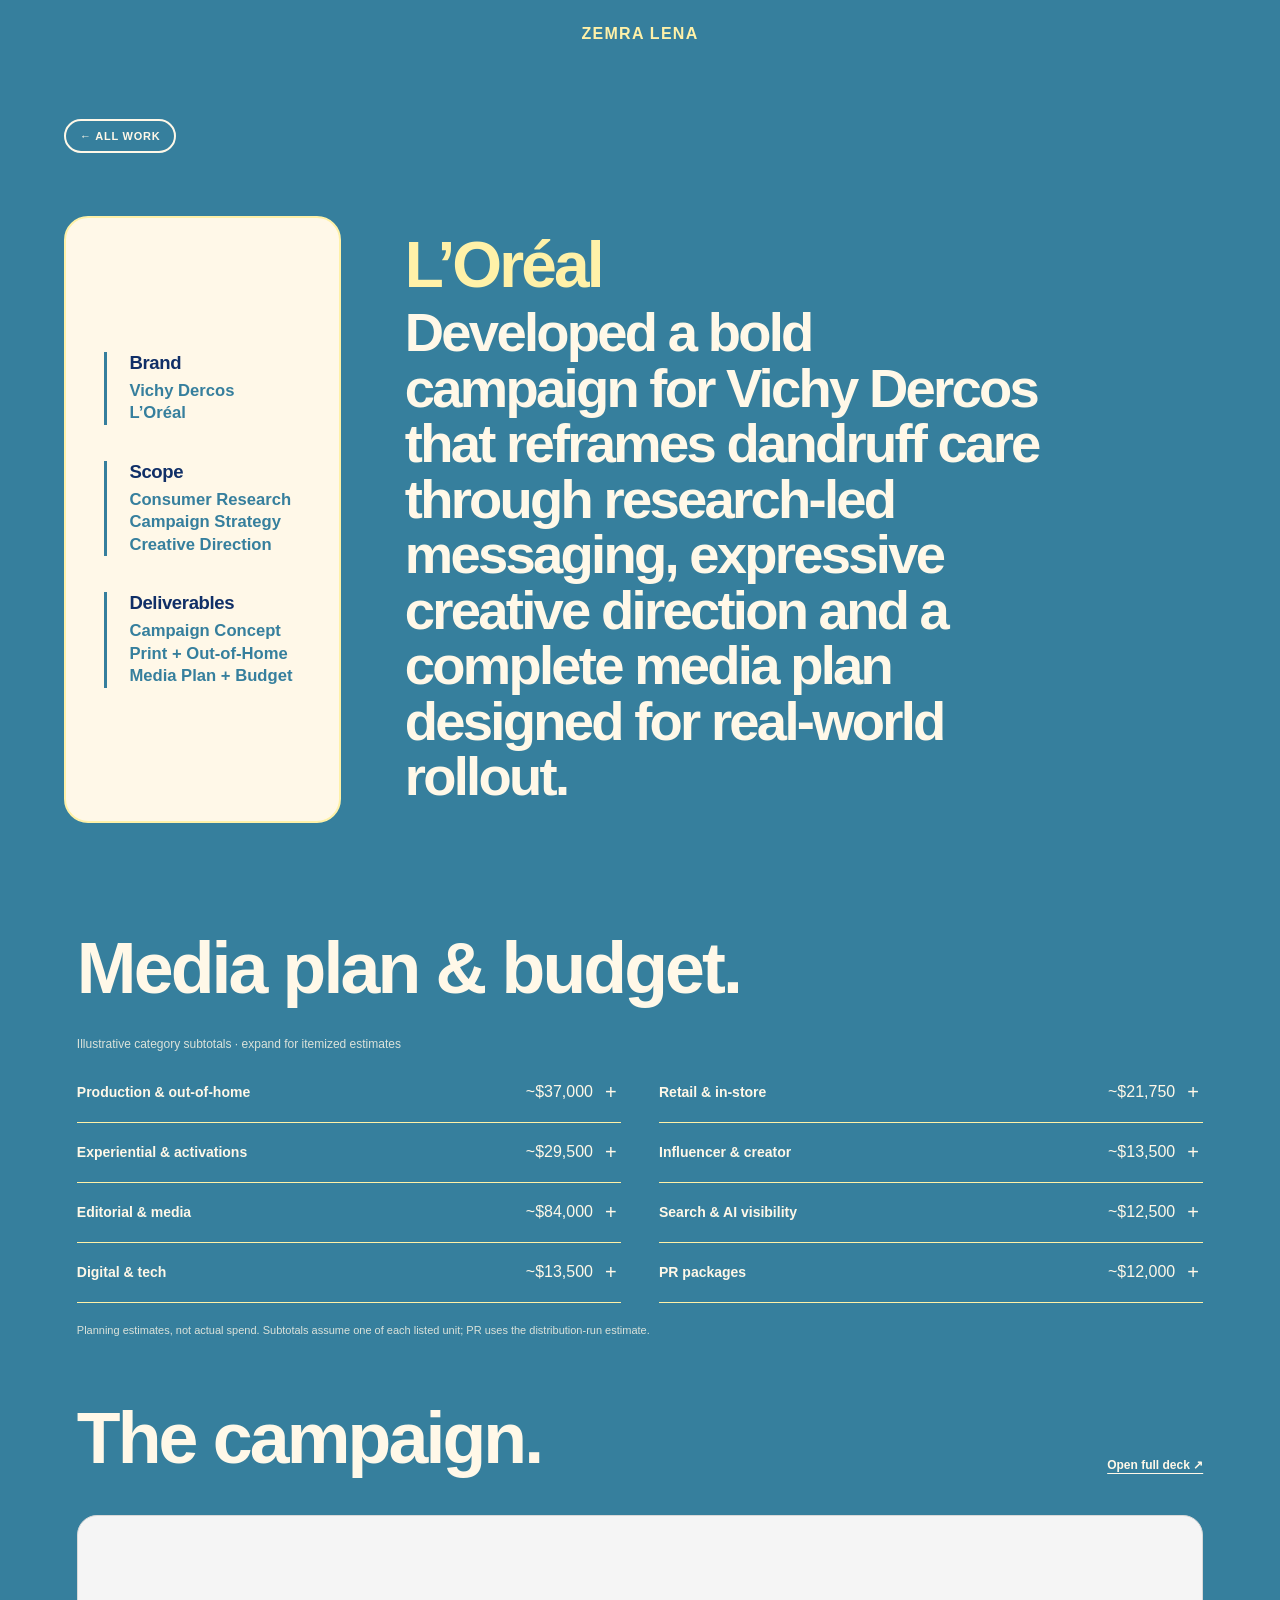
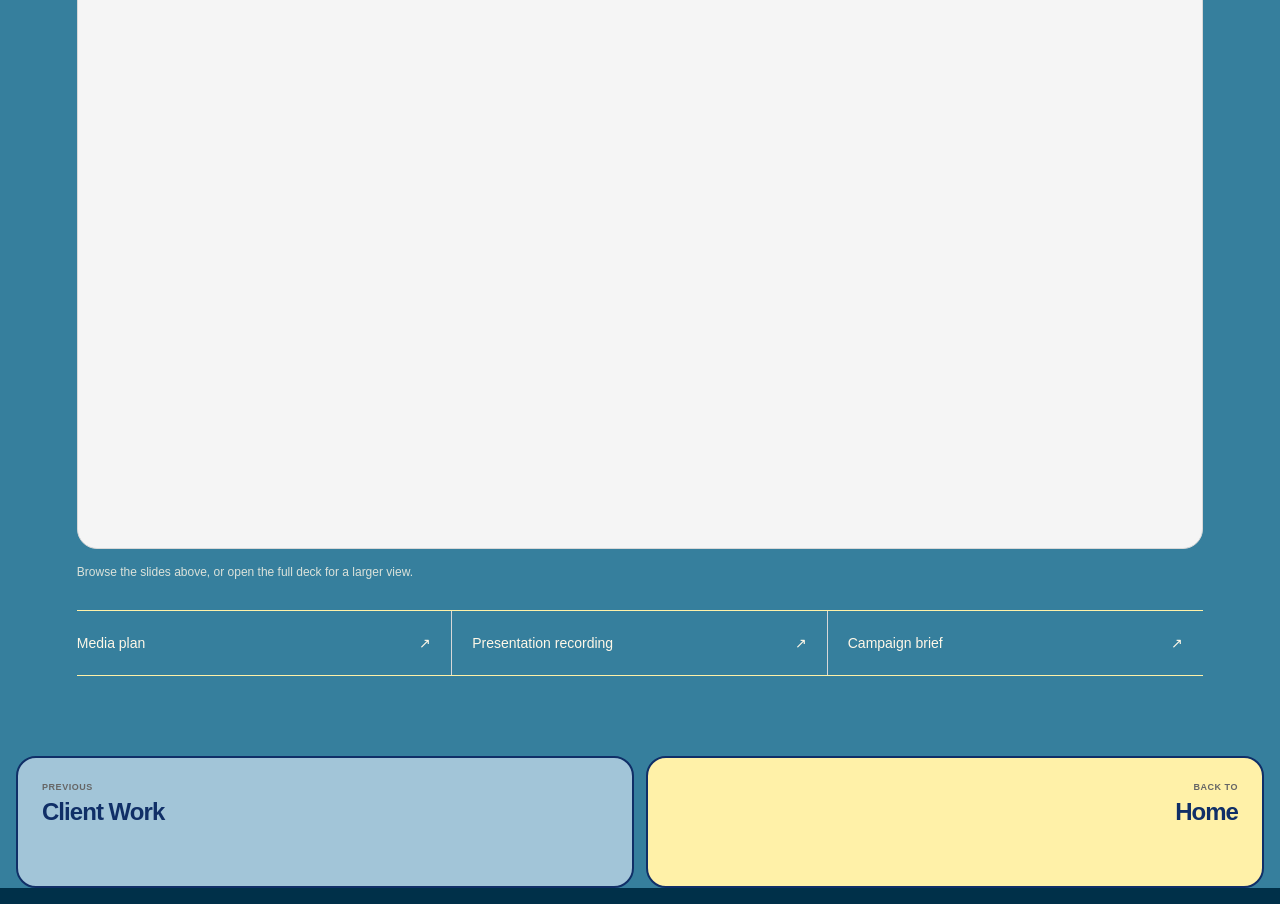
<file: work/loreal.html>
<!doctype html><html lang="en"><head>
<meta charset="utf-8"><meta name="viewport" content="width=device-width,initial-scale=1,viewport-fit=cover">
<title>L'Oréal | Zemra Lena</title><link rel="icon" href="../assets/favicon.svg?v=20260926-2" type="image/svg+xml">
<link rel="stylesheet" href="../assets/css/project.css?v=20260925-refined">
<link rel="stylesheet" href="../assets/css/refinements.css?v=20260925-refined">
<meta name="description" content="Campaign strategy, creative direction and media planning for a U.S. Vichy Dercos campaign.">
<link rel="canonical" href="https://zemralena.github.io/work/loreal.html">
<link rel="stylesheet" href="../assets/css/media.css?v=20260925-media2">
<link rel="stylesheet" href="../assets/css/loreal.css?v=20260925-9">
<link rel="stylesheet" href="../assets/css/project-home-brand.css?v=20260926-15">
<link rel="stylesheet" href="../assets/css/project-mobile.css?v=20260926-1" media="(max-width:760px)">
</head><body class="project-branded project-loreal"><a class="skip-link" href="#main-content">Skip to content</a>
<div class="progress" id="progress"></div>
<nav><a class="brand" href="../index.html">ZEMRA LENA</a></nav>
<main id="main-content">
<header class="project-opening project-opening--loreal" aria-labelledby="project-opening-title">
  <a class="back" href="../index.html#work">← All work</a>
  <div class="project-opening-grid">
    <aside class="project-brief" aria-label="L’Oréal project details">
      <div><strong>Brand</strong><span>Vichy Dercos<br>L’Oréal</span></div>
      <div><strong>Scope</strong><span>Consumer Research<br>Campaign Strategy<br>Creative Direction</span></div>
      <div><strong>Deliverables</strong><span>Campaign Concept<br>Print + Out-of-Home<br>Media Plan + Budget</span></div>
    </aside>
    <div class="project-opening-copy"><h1 id="project-opening-title">L’Oréal</h1><p>Developed a bold campaign for Vichy Dercos that reframes dandruff care through research-led messaging, expressive creative direction and a complete media plan designed for real-world rollout.</p></div>
  </div>
</header>
<section class="section campaign-budget" id="budget"><div class="head"><h2>Media plan &amp; budget.</h2></div><p class="budget-basis">Illustrative category subtotals · expand for itemized estimates</p><div class="budget-grid"><details class="budget-group"><summary><span>Production &amp; out-of-home</span><strong>~$37,000</strong></summary><dl class="budget-lines"><div><dt>Campaign photo + video shoot</dt><dd>~$10,000</dd></div><div><dt>Campaign graphic assets<span>OOH, digital and in-store</span></dt><dd>~$2,500</dd></div><div><dt>Houston billboard<span>per month</span></dt><dd>~$5,500</dd></div><div><dt>Transit ad<span>per 4 weeks</span></dt><dd>~$4,000</dd></div><div><dt>Special-edition packaging / label rebrand</dt><dd>~$15,000</dd></div></dl></details><details class="budget-group"><summary><span>Retail &amp; in-store</span><strong>~$21,750</strong></summary><dl class="budget-lines"><div><dt>Ulta display<span>per store</span></dt><dd>~$6,000</dd></div><div><dt>Sephora display<span>per store</span></dt><dd>~$9,000</dd></div><div><dt>Target display<span>per store</span></dt><dd>~$5,000</dd></div><div><dt>Shelf talker / strip<span>per store</span></dt><dd>~$250</dd></div><div><dt>Sampling event<span>per location</span></dt><dd>~$1,500</dd></div></dl></details><details class="budget-group"><summary><span>Experiential &amp; activations</span><strong>~$29,500</strong></summary><dl class="budget-lines"><div><dt>Houston mural<span>all-in</span></dt><dd>~$15,000</dd></div><div><dt>Ortahaus barbershop collaboration<span>per month</span></dt><dd>~$3,000</dd></div><div><dt>La Roche-Posay × Vichy pop-up<span>per event</span></dt><dd>~$8,000</dd></div><div><dt>Shower Thoughts contest</dt><dd>~$3,500</dd></div></dl></details><details class="budget-group"><summary><span>Influencer &amp; creator</span><strong>~$13,500</strong></summary><dl class="budget-lines"><div><dt>Tyler-Derm/PA<span>dedicated TikTok + Reel</span></dt><dd>~$8,000</dd></div><div><dt>Abbey Yung<span>dedicated TikTok + Reel</span></dt><dd>~$3,000</dd></div><div><dt>Ricky Thomason<span>dedicated TikTok + Reel</span></dt><dd>~$2,500</dd></div></dl></details><details class="budget-group"><summary><span>Editorial &amp; media</span><strong>~$84,000</strong></summary><dl class="budget-lines"><div><dt>Full-page print ad<span>per issue · Men’s Health / Allure</span></dt><dd>~$37,500</dd></div><div><dt>Sponsored native article<span>per placement · Men’s Health / Allure</span></dt><dd>~$27,500</dd></div><div><dt>Digital sponsored article<span>per article</span></dt><dd>~$12,500</dd></div><div><dt>Publisher newsletter feature<span>per send</span></dt><dd>~$6,500</dd></div></dl></details><details class="budget-group"><summary><span>Search &amp; AI visibility</span><strong>~$12,500</strong></summary><dl class="budget-lines"><div><dt>SEO content article<span>per article</span></dt><dd>~$1,500</dd></div><div><dt>Content cluster<span>5 articles</span></dt><dd>~$6,500</dd></div><div><dt>Reddit / Quora community seeding</dt><dd>~$2,000</dd></div><div><dt>SEO-optimized press release</dt><dd>~$2,500</dd></div></dl></details><details class="budget-group"><summary><span>Digital &amp; tech</span><strong>~$13,500</strong></summary><dl class="budget-lines"><div><dt>TikTok Shop setup + launch</dt><dd>~$3,000</dd></div><div><dt>TikTok Spark Ad<span>per boosted post</span></dt><dd>~$3,000</dd></div><div><dt>Scalp quiz design + development</dt><dd>~$6,000</dd></div><div><dt>Retargeting + analytics setup</dt><dd>~$1,500</dd></div></dl></details><details class="budget-group"><summary><span>PR packages</span><strong>~$12,000</strong></summary><dl class="budget-lines"><div><dt>DER scalp report + box<span>per package</span></dt><dd>~$38</dd></div><div><dt>Full Dercos kit<span>per package</span></dt><dd>~$63</dd></div><div><dt>COS luxury kit<span>per package</span></dt><dd>~$99</dd></div><div><dt>Shipping + fulfillment<span>per package</span></dt><dd>~$16</dd></div><div><dt>Distribution run<span>estimated 150 packages · mixed tiers</span></dt><dd>~$12,000</dd></div></dl></details></div><p class="budget-note">Planning estimates, not actual spend. Subtotals assume one of each listed unit; PR uses the distribution-run estimate.</p></section>
<section class="section loreal-deck" id="campaign-deck">
<div class="head"><h2>The campaign.</h2><a class="text-link" href="https://www.canva.com/design/DAHHa9Y3mtE/yCAC2x7eda0XnhpHtUJcEA/view" target="_blank" rel="noopener">Open full deck ↗</a></div>
<div class="deck-embed"><iframe title="Vichy Dercos campaign slide deck" src="https://www.canva.com/design/DAHHa9Y3mtE/yCAC2x7eda0XnhpHtUJcEA/view?embed" loading="lazy" allow="fullscreen" allowfullscreen></iframe></div>
<p class="deck-help">Browse the slides above, or open the full deck for a larger view.</p>
<div class="deliverables" aria-label="Campaign deliverables">
<a href="https://www.canva.com/design/DAHIWQGTOTI/0QuinOXpAR3IQywLaq7e_A/view" target="_blank" rel="noopener"><span>Media plan</span><span aria-hidden="true">↗</span></a>
<a href="https://psu.mediaspace.kaltura.com/media/1-Prestige++Strative-April-28th-2026/1_d8n7ixr1" target="_blank" rel="noopener"><span>Presentation recording</span><span aria-hidden="true">↗</span></a>
<a href="https://drive.google.com/file/d/1xi1z94bry7rqwQC7OQ7PAFh7IkuJvJcC/view?usp=sharing" target="_blank" rel="noopener"><span>Campaign brief</span><span aria-hidden="true">↗</span></a>
</div>

</section>
<div class="next"><a href="evolve.html"><small>Previous</small><b>Client Work</b></a><a href="../index.html"><small>Back to</small><b>Home</b></a></div>
</main>
<script src="../assets/js/project.js?v=20260925-media2"></script><script src="../assets/js/media.js?v=20260925-media2" defer></script></body></html>
</file>
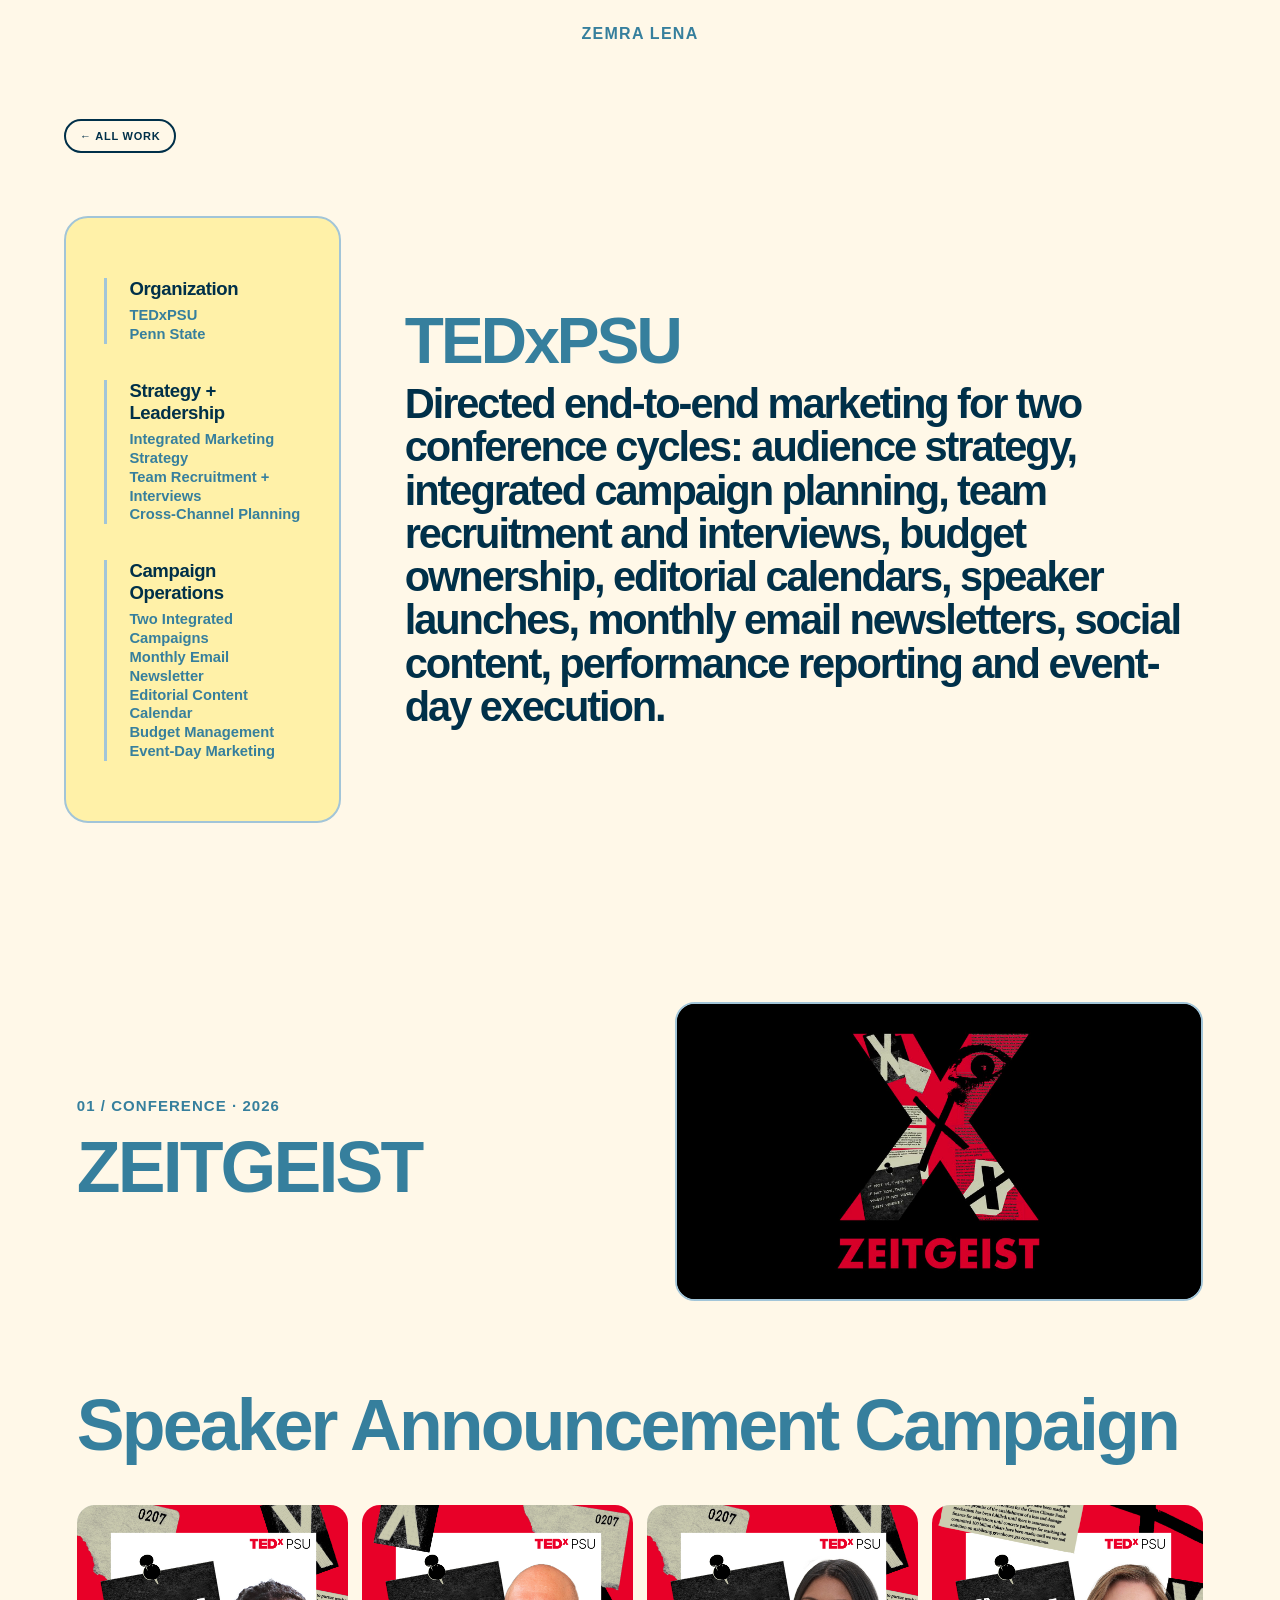
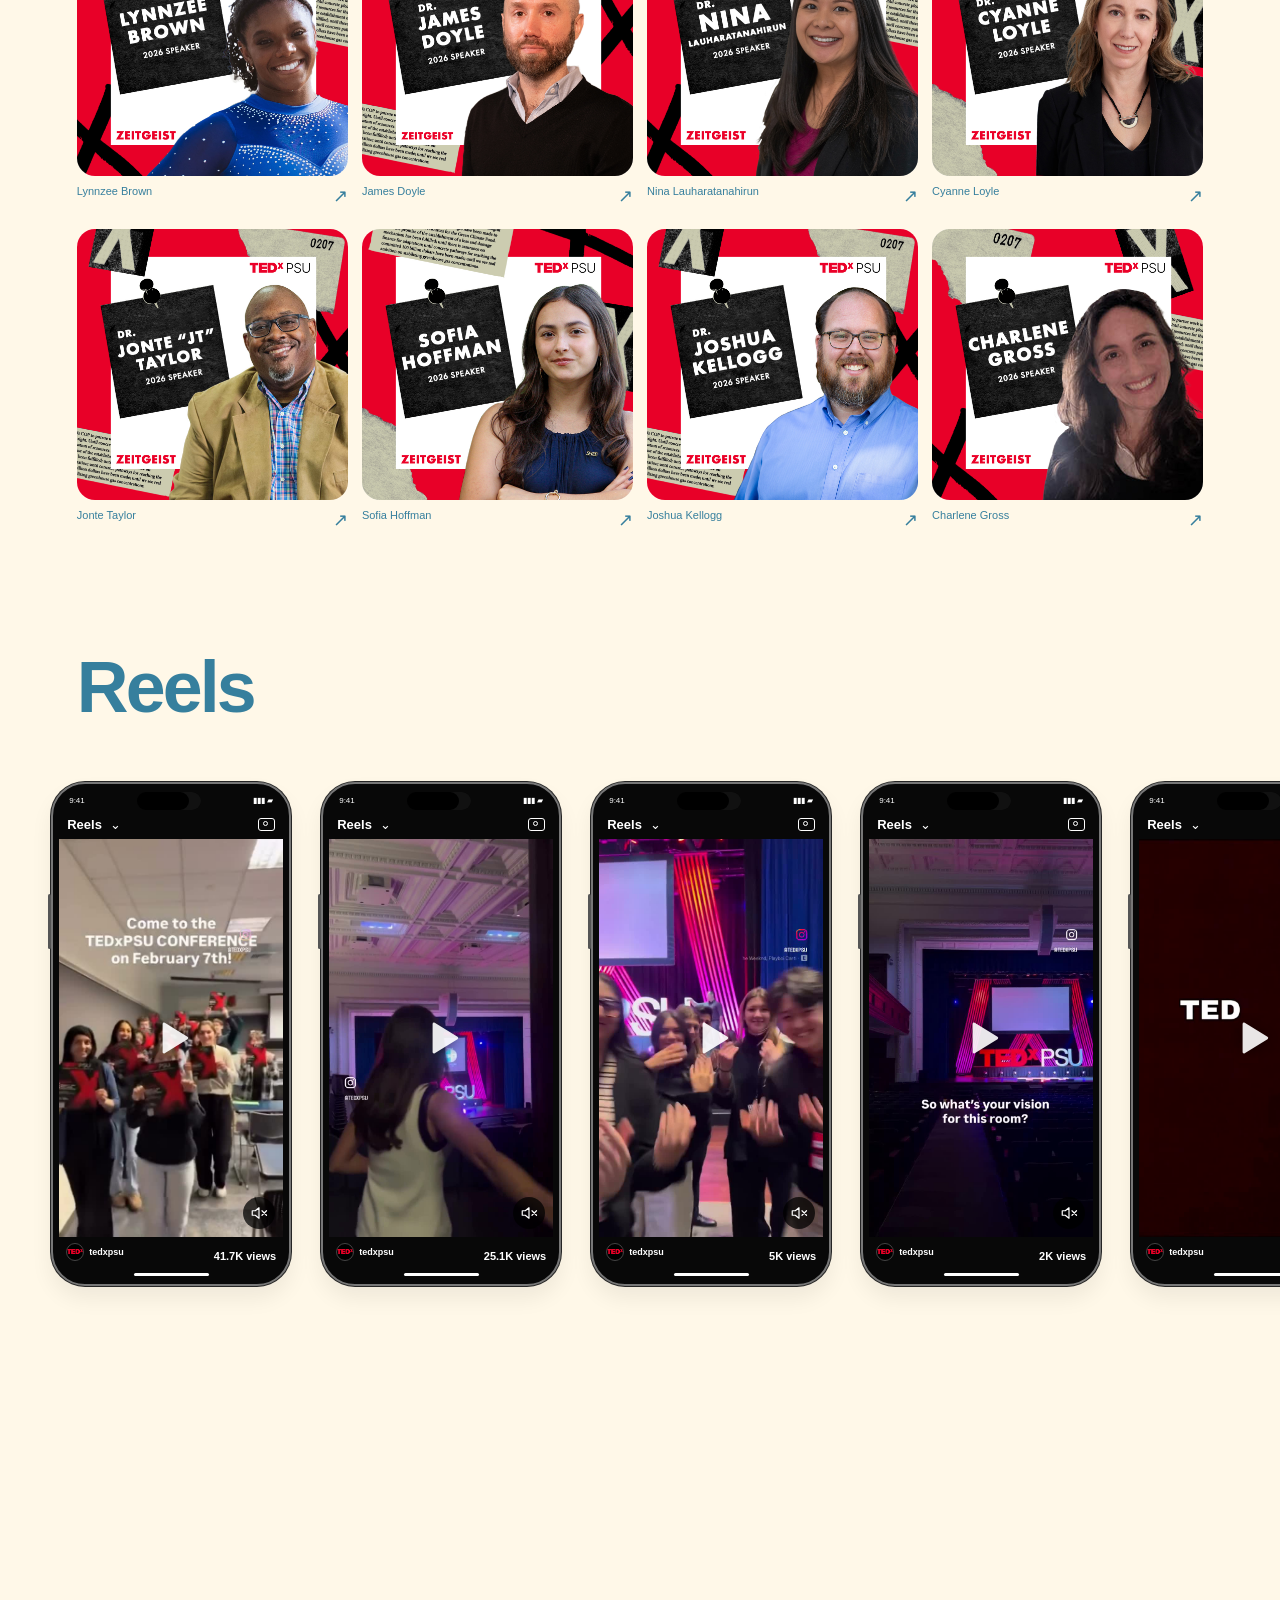
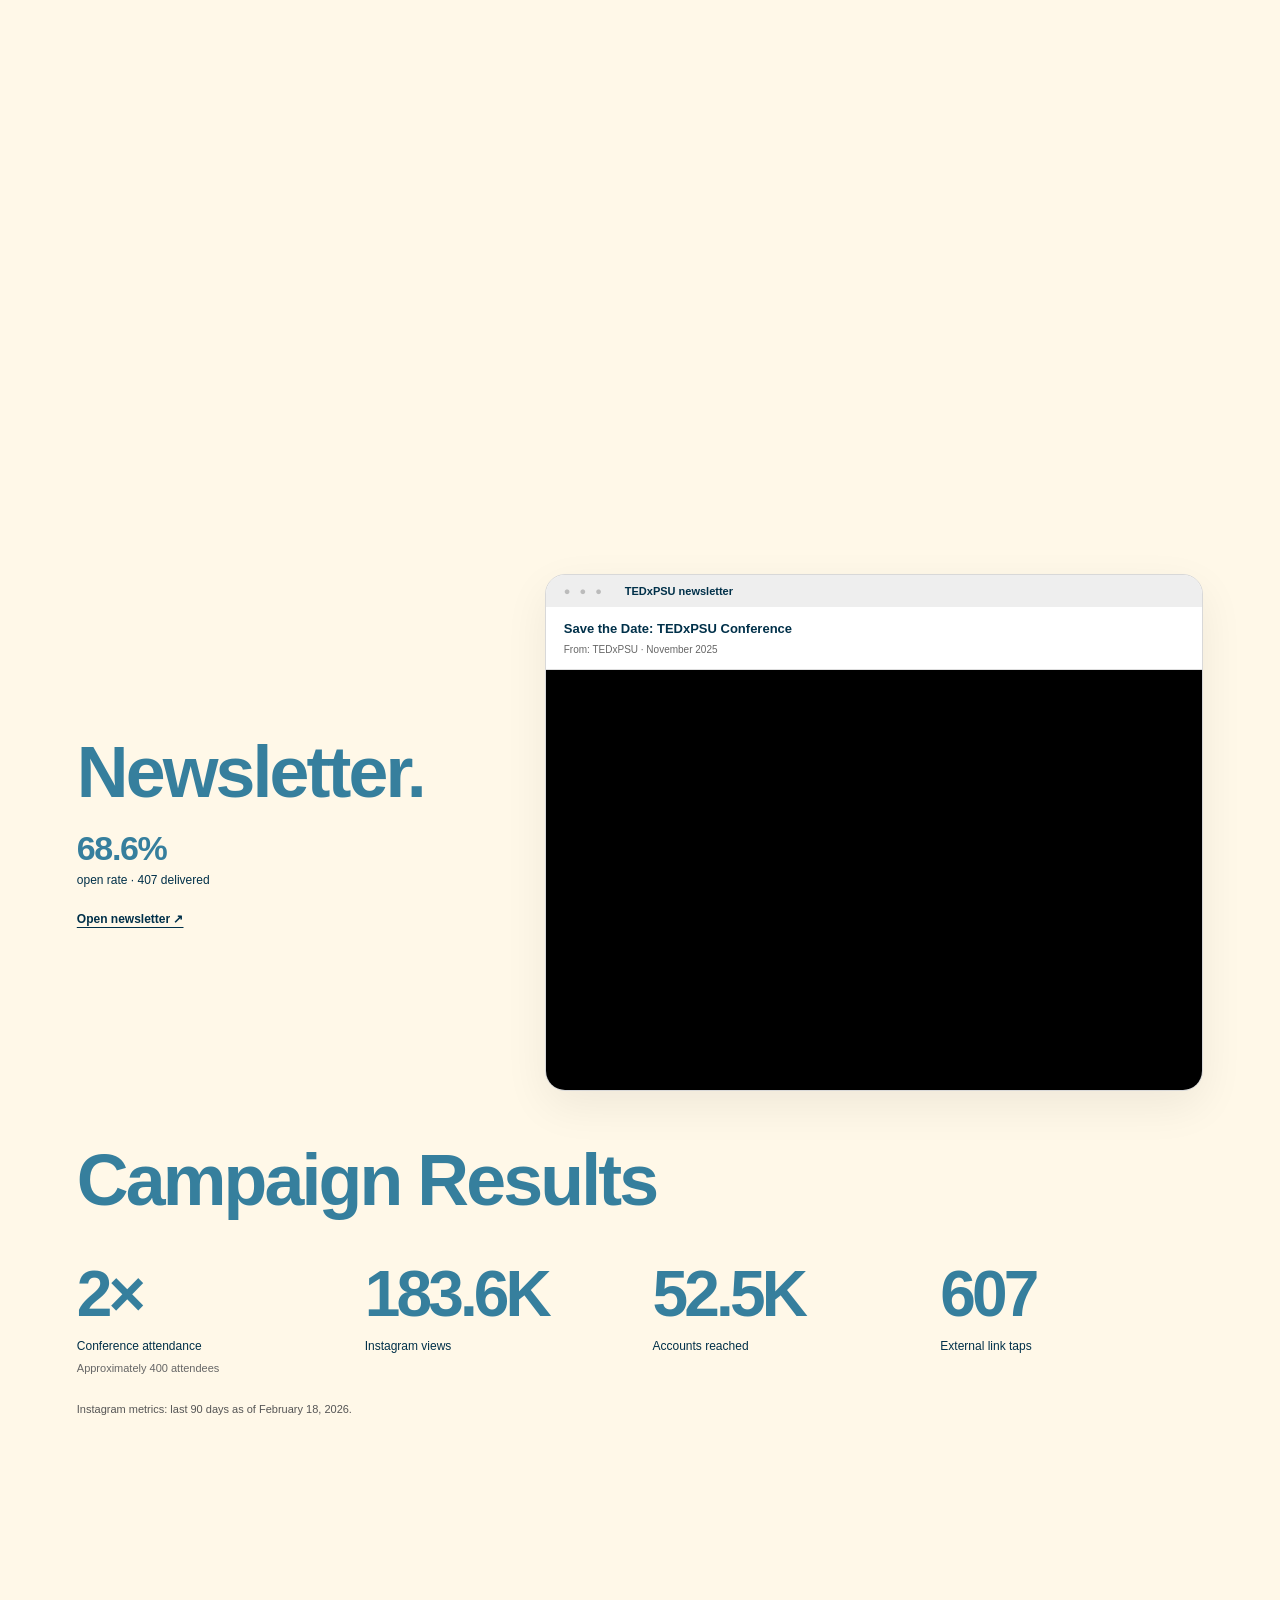
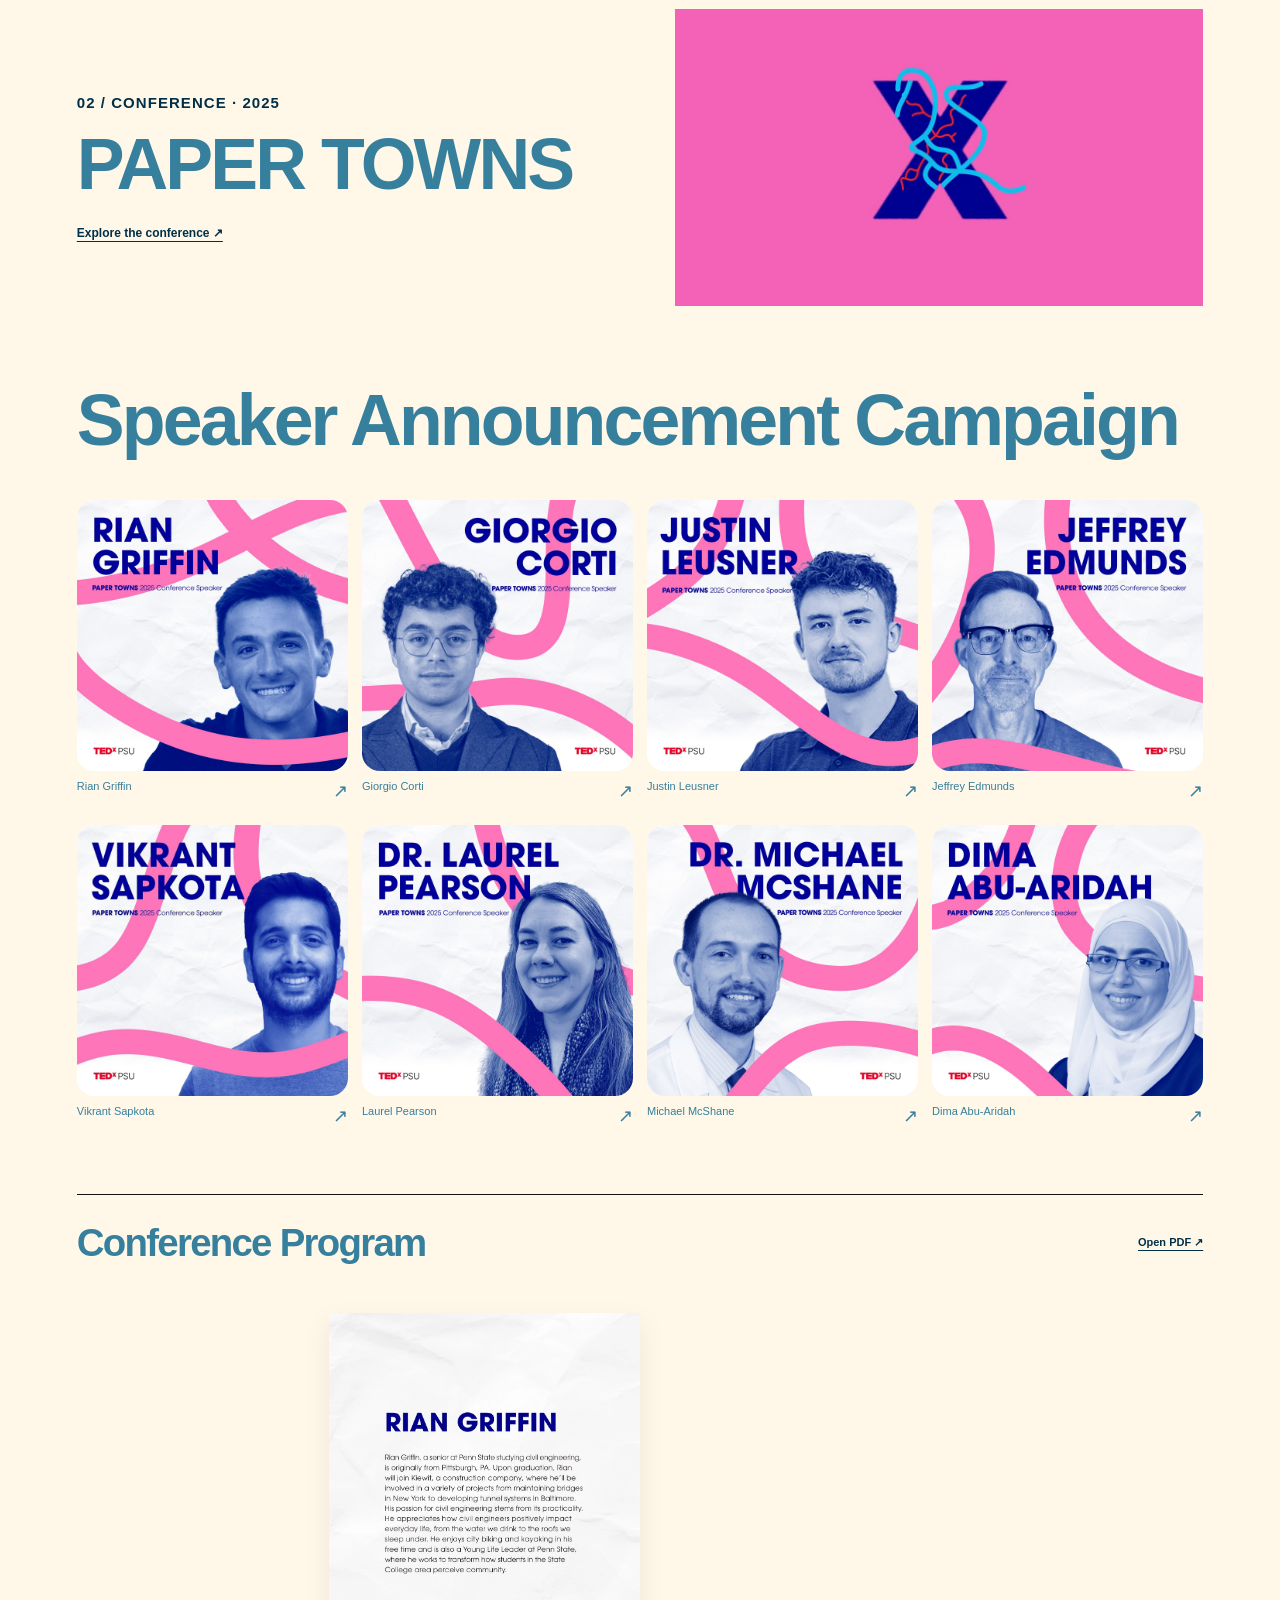
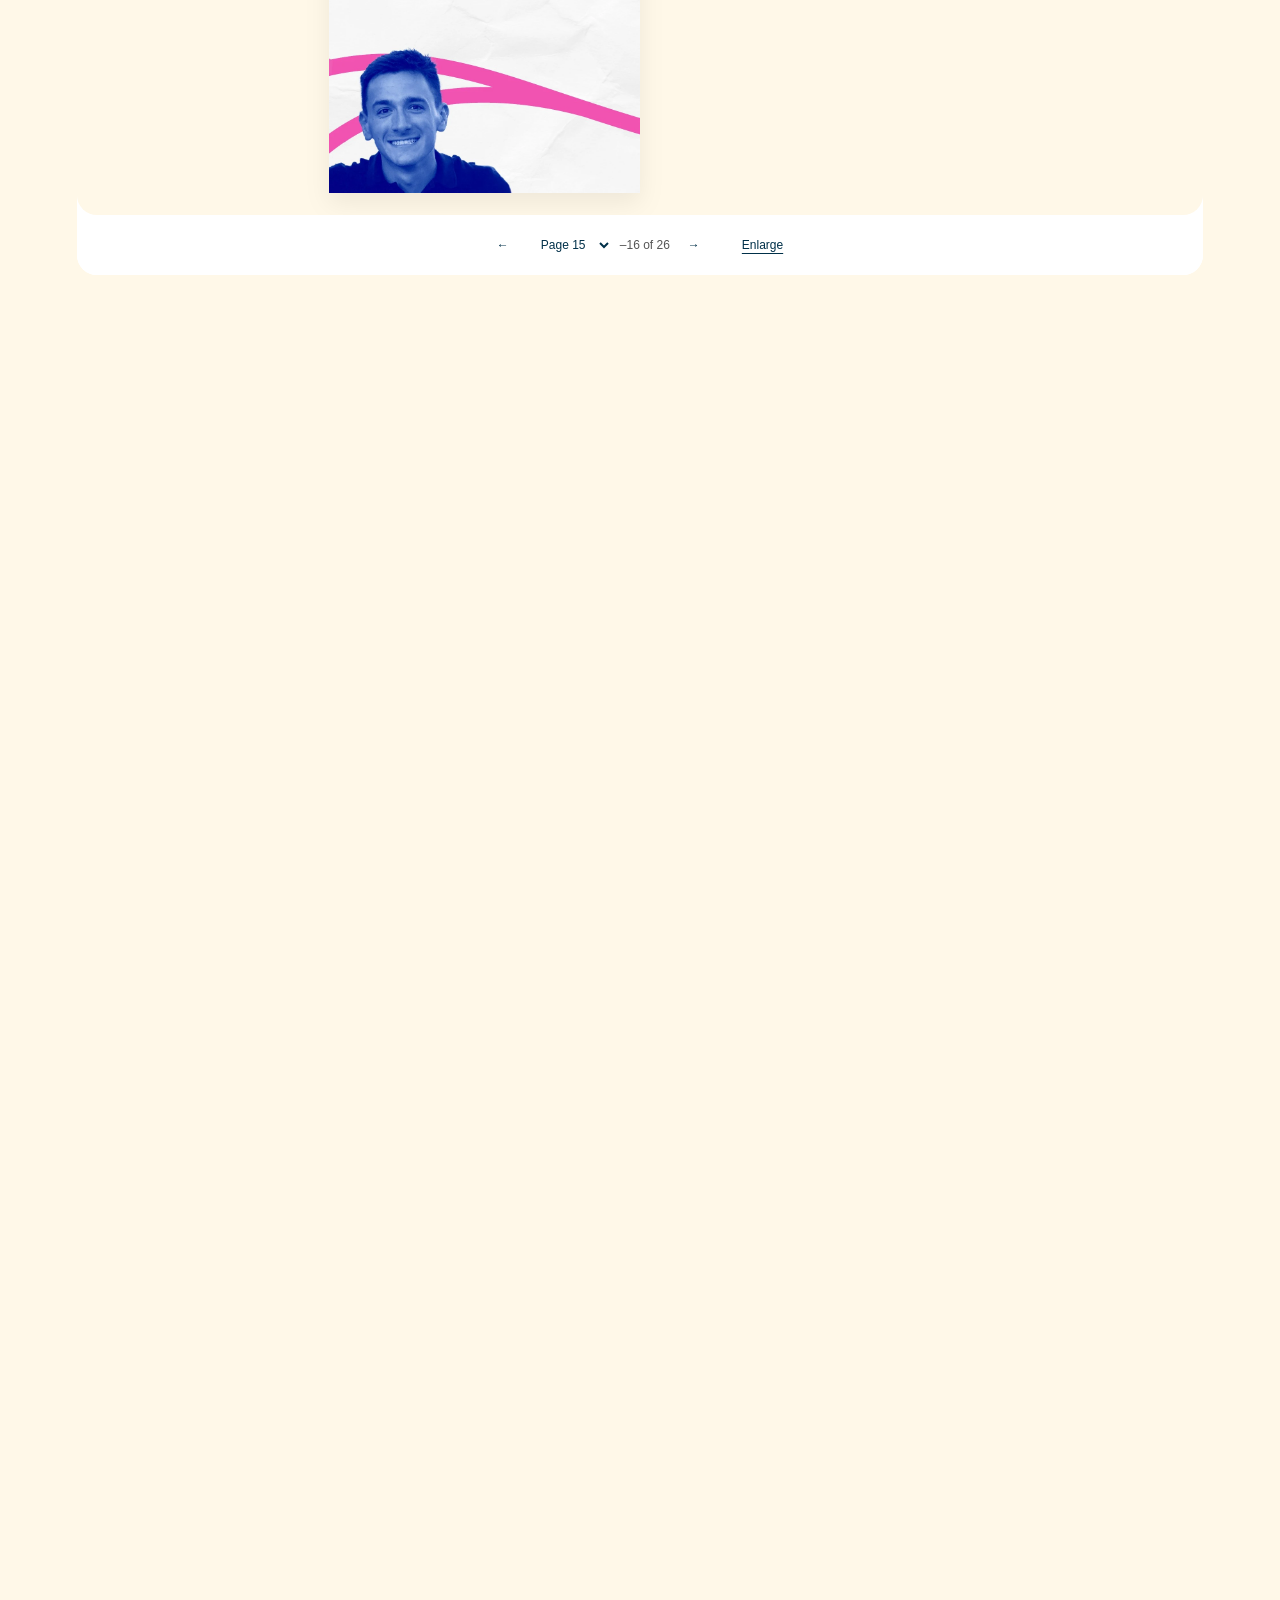
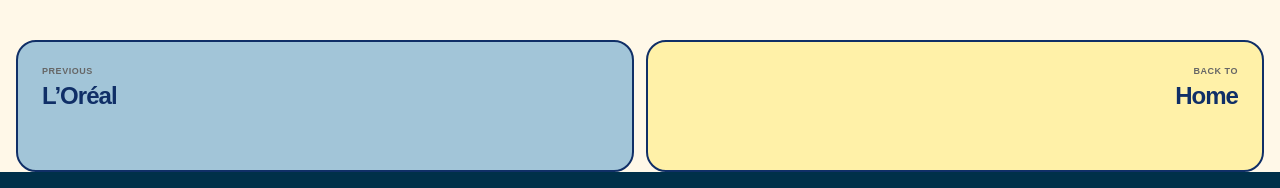
<file: work/tedx.html>
<!doctype html><html lang="en"><head>
<meta charset="utf-8"><meta name="viewport" content="width=device-width,initial-scale=1,viewport-fit=cover">
<title>TEDxPSU | Zemra Lena</title><link rel="icon" href="../assets/favicon.svg?v=20260926-2" type="image/svg+xml">
<link rel="stylesheet" href="../assets/css/project.css?v=20260925-refined">
<link rel="stylesheet" href="../assets/css/refinements.css?v=20260925-refined">
<meta name="description" content="Marketing Director for TEDxPSU Zeitgeist 2026; social creative and rollout for Paper Towns 2025.">
<link rel="canonical" href="https://zemralena.github.io/work/tedx.html">
<link rel="stylesheet" href="../assets/css/media.css?v=20260925-media2">
<link rel="stylesheet" href="../assets/css/tedx.css?v=20260925-hero-spacing">
<link rel="stylesheet" href="../assets/css/project-home-brand.css?v=20260926-15">
<link rel="stylesheet" href="../assets/css/project-mobile.css?v=20260926-1" media="(max-width:760px)">
</head><body class="project-branded project-tedx"><a class="skip-link" href="#main-content">Skip to content</a>
<div class="progress" id="progress"></div>
<nav><a class="brand" href="../index.html">ZEMRA LENA</a></nav>
<main id="main-content">

<header class="project-opening project-opening--tedx" aria-labelledby="project-opening-title">
  <a class="back" href="../index.html#work">← All work</a>
  <div class="project-opening-grid">
    <aside class="project-brief" aria-label="TEDxPSU project details">
      <div><strong>Organization</strong><span>TEDxPSU<br>Penn State</span></div>
      <div><strong>Strategy + Leadership</strong><span>Integrated Marketing Strategy<br>Team Recruitment + Interviews<br>Cross-Channel Planning</span></div>
      <div><strong>Campaign Operations</strong><span>Two Integrated Campaigns<br>Monthly Email Newsletter<br>Editorial Content Calendar<br>Budget Management<br>Event-Day Marketing</span></div>
    </aside>
    <div class="project-opening-copy"><h1 id="project-opening-title">TEDxPSU</h1><p>Directed end-to-end marketing for two conference cycles: audience strategy, integrated campaign planning, team recruitment and interviews, budget ownership, editorial calendars, speaker launches, monthly email newsletters, social content, performance reporting and event-day execution.</p></div>
  </div>
</header>
<section id="zeitgeist" class="conference zeitgeist">
<div class="conference-opening section"><div class="paper-opening zeitgeist-opening"><div><p class="eyebrow">01 / Conference · 2026</p><h2>ZEITGEIST</h2></div><video class="paper-mark zeitgeist-mark" muted loop playsinline autoplay preload="metadata" data-motion data-ambient poster="../assets/video/zeitgeist-landscape.jpg" aria-label="Animated Zeitgeist conference identity"><source src="../assets/video/zeitgeist-landscape.mp4" type="video/mp4"></video></div></div>
<div class="section speaker-section"><div class="head"><h2>Speaker Announcement Campaign</h2></div><div class="speaker-grid"><a class="speaker-card image-open" href="../assets/work/tedx-zeitgeist/brown-original.jpg"><img src="../assets/work/tedx-zeitgeist/brown-original.jpg" alt="Lynnzee Brown speaker announcement" loading="lazy" width="1080" height="1080"><span>Lynnzee Brown<b aria-hidden="true">↗</b></span></a><a class="speaker-card image-open" href="../assets/work/tedx-zeitgeist/doyle-original.jpg"><img src="../assets/work/tedx-zeitgeist/doyle-original.jpg" alt="James Doyle speaker announcement" loading="lazy" width="1080" height="1080"><span>James Doyle<b aria-hidden="true">↗</b></span></a><a class="speaker-card image-open" href="../assets/work/tedx-zeitgeist/lauharatanahirun-original.jpg"><img src="../assets/work/tedx-zeitgeist/lauharatanahirun-original.jpg" alt="Nina Lauharatanahirun speaker announcement" loading="lazy" width="1080" height="1080"><span>Nina Lauharatanahirun<b aria-hidden="true">↗</b></span></a><a class="speaker-card image-open" href="../assets/work/tedx-zeitgeist/loyle-original.jpg"><img src="../assets/work/tedx-zeitgeist/loyle-original.jpg" alt="Cyanne Loyle speaker announcement" loading="lazy" width="1080" height="1080"><span>Cyanne Loyle<b aria-hidden="true">↗</b></span></a><a class="speaker-card image-open" href="../assets/work/tedx-zeitgeist/taylor-original.jpg"><img src="../assets/work/tedx-zeitgeist/taylor-original.jpg" alt="Jonte Taylor speaker announcement" loading="lazy" width="1080" height="1080"><span>Jonte Taylor<b aria-hidden="true">↗</b></span></a><a class="speaker-card image-open" href="../assets/work/tedx-zeitgeist/hoffman-original.jpg"><img src="../assets/work/tedx-zeitgeist/hoffman-original.jpg" alt="Sofia Hoffman speaker announcement" loading="lazy" width="1080" height="1080"><span>Sofia Hoffman<b aria-hidden="true">↗</b></span></a><a class="speaker-card image-open" href="../assets/work/tedx-zeitgeist/kellogg-original.jpg"><img src="../assets/work/tedx-zeitgeist/kellogg-original.jpg" alt="Joshua Kellogg speaker announcement" loading="lazy" width="1080" height="1080"><span>Joshua Kellogg<b aria-hidden="true">↗</b></span></a><a class="speaker-card image-open" href="../assets/work/tedx-zeitgeist/gross-original.jpg"><img src="../assets/work/tedx-zeitgeist/gross-original.jpg" alt="Charlene Gross speaker announcement" loading="lazy" width="1080" height="1080"><span>Charlene Gross<b aria-hidden="true">↗</b></span></a></div></div>
<div class="section reels-heading"><div class="head"><h2>Reels</h2></div></div>
<div class="reel-story" id="reels"><div class="reel-stage"><article class="reel-scene" data-scene="0" aria-label="Reel 1: The invitation."><div class="instagram-phone"><div class="phone-status" aria-hidden="true"><span>9:41</span><i></i><span>▮▮▮ ▰</span></div><div class="instagram-top"><b>Reels</b><span aria-hidden="true">⌄</span><span class="camera-icon" aria-hidden="true"></span></div><div class="reel-screen"><video controls muted loop playsinline preload="metadata" poster="../assets/video/tedx-invitation-reel.jpg" aria-label="The invitation. video"><source src="../assets/video/tedx-invitation-reel.mp4" type="video/mp4"></video><button class="reel-tap" type="button" data-play aria-label="Play video" hidden><svg viewBox="0 0 24 24" aria-hidden="true"><path d="M8 4 21 12 8 20Z"/></svg></button><button class="reel-sound" type="button" data-sound aria-label="Unmute video" hidden><svg viewBox="0 0 24 24" aria-hidden="true"><path d="M3 9h4l5-4v14l-5-4H3Z"/><path class="sound-off" d="m16 9 6 6m0-6-6 6"/><path class="sound-on" d="M16 8q5 4 0 8M19 4q9 8 0 16"/></svg></button></div><div class="instagram-account"><img src="../assets/logos/tedx.png" alt="" width="1900" height="555"><b>tedxpsu</b><span aria-hidden="true">•••</span></div><div class="phone-views">41.7K views</div><div class="instagram-actions" aria-hidden="true"><svg viewBox="0 0 24 24" aria-hidden="true"><path d="M12 21 3 12C-3 3 7-1 12 6c5-7 15-3 9 6Z"/></svg><svg viewBox="0 0 24 24" aria-hidden="true"><path d="M21 11a9 9 0 1 0-9 10l9 1-2-6Z"/></svg><svg viewBox="0 0 24 24" aria-hidden="true"><path d="m22 2-7 20-4-9L2 9Z M11 13 22 2"/></svg></div><div class="instagram-bottom" aria-hidden="true"><svg viewBox="0 0 24 24" aria-hidden="true"><path d="M3 10 12 3l9 7v11h-6v-7H9v7H3Z"/></svg><svg viewBox="0 0 24 24" aria-hidden="true"><path d="M20 20l-5-5 M17 10a7 7 0 1 1-14 0 7 7 0 0 1 14 0"/></svg><svg viewBox="0 0 24 24" aria-hidden="true"><path d="M3 3h18v18H3Z M3 8h18 M8 3l3 5 M15 3l3 5 M10 11l5 3-5 3Z"/></svg><span class="mini-avatar">Z</span></div><div class="home-indicator" aria-hidden="true"></div></div></article><article class="reel-scene" data-scene="1" aria-label="Reel 2: Inside Schwab."><div class="instagram-phone"><div class="phone-status" aria-hidden="true"><span>9:41</span><i></i><span>▮▮▮ ▰</span></div><div class="instagram-top"><b>Reels</b><span aria-hidden="true">⌄</span><span class="camera-icon" aria-hidden="true"></span></div><div class="reel-screen"><video controls muted loop playsinline preload="metadata" poster="../assets/video/tedx-venue-reel.jpg" aria-label="Inside Schwab. video"><source src="../assets/video/tedx-venue-reel.mp4" type="video/mp4"></video><button class="reel-tap" type="button" data-play aria-label="Play video" hidden><svg viewBox="0 0 24 24" aria-hidden="true"><path d="M8 4 21 12 8 20Z"/></svg></button><button class="reel-sound" type="button" data-sound aria-label="Unmute video" hidden><svg viewBox="0 0 24 24" aria-hidden="true"><path d="M3 9h4l5-4v14l-5-4H3Z"/><path class="sound-off" d="m16 9 6 6m0-6-6 6"/><path class="sound-on" d="M16 8q5 4 0 8M19 4q9 8 0 16"/></svg></button></div><div class="instagram-account"><img src="../assets/logos/tedx.png" alt="" width="1900" height="555"><b>tedxpsu</b><span aria-hidden="true">•••</span></div><div class="phone-views">25.1K views</div><div class="instagram-actions" aria-hidden="true"><svg viewBox="0 0 24 24" aria-hidden="true"><path d="M12 21 3 12C-3 3 7-1 12 6c5-7 15-3 9 6Z"/></svg><svg viewBox="0 0 24 24" aria-hidden="true"><path d="M21 11a9 9 0 1 0-9 10l9 1-2-6Z"/></svg><svg viewBox="0 0 24 24" aria-hidden="true"><path d="m22 2-7 20-4-9L2 9Z M11 13 22 2"/></svg></div><div class="instagram-bottom" aria-hidden="true"><svg viewBox="0 0 24 24" aria-hidden="true"><path d="M3 10 12 3l9 7v11h-6v-7H9v7H3Z"/></svg><svg viewBox="0 0 24 24" aria-hidden="true"><path d="M20 20l-5-5 M17 10a7 7 0 1 1-14 0 7 7 0 0 1 14 0"/></svg><svg viewBox="0 0 24 24" aria-hidden="true"><path d="M3 3h18v18H3Z M3 8h18 M8 3l3 5 M15 3l3 5 M10 11l5 3-5 3Z"/></svg><span class="mini-avatar">Z</span></div><div class="home-indicator" aria-hidden="true"></div></div></article><article class="reel-scene" data-scene="2" aria-label="Reel 3: Conference day."><div class="instagram-phone"><div class="phone-status" aria-hidden="true"><span>9:41</span><i></i><span>▮▮▮ ▰</span></div><div class="instagram-top"><b>Reels</b><span aria-hidden="true">⌄</span><span class="camera-icon" aria-hidden="true"></span></div><div class="reel-screen"><video controls muted loop playsinline preload="metadata" poster="../assets/video/tedx-conference-reel.jpg" aria-label="Conference day. video"><source src="../assets/video/tedx-conference-reel.mp4" type="video/mp4"></video><button class="reel-tap" type="button" data-play aria-label="Play video" hidden><svg viewBox="0 0 24 24" aria-hidden="true"><path d="M8 4 21 12 8 20Z"/></svg></button><button class="reel-sound" type="button" data-sound aria-label="Unmute video" hidden><svg viewBox="0 0 24 24" aria-hidden="true"><path d="M3 9h4l5-4v14l-5-4H3Z"/><path class="sound-off" d="m16 9 6 6m0-6-6 6"/><path class="sound-on" d="M16 8q5 4 0 8M19 4q9 8 0 16"/></svg></button></div><div class="instagram-account"><img src="../assets/logos/tedx.png" alt="" width="1900" height="555"><b>tedxpsu</b><span aria-hidden="true">•••</span></div><div class="phone-views">5K views</div><div class="instagram-actions" aria-hidden="true"><svg viewBox="0 0 24 24" aria-hidden="true"><path d="M12 21 3 12C-3 3 7-1 12 6c5-7 15-3 9 6Z"/></svg><svg viewBox="0 0 24 24" aria-hidden="true"><path d="M21 11a9 9 0 1 0-9 10l9 1-2-6Z"/></svg><svg viewBox="0 0 24 24" aria-hidden="true"><path d="m22 2-7 20-4-9L2 9Z M11 13 22 2"/></svg></div><div class="instagram-bottom" aria-hidden="true"><svg viewBox="0 0 24 24" aria-hidden="true"><path d="M3 10 12 3l9 7v11h-6v-7H9v7H3Z"/></svg><svg viewBox="0 0 24 24" aria-hidden="true"><path d="M20 20l-5-5 M17 10a7 7 0 1 1-14 0 7 7 0 0 1 14 0"/></svg><svg viewBox="0 0 24 24" aria-hidden="true"><path d="M3 3h18v18H3Z M3 8h18 M8 3l3 5 M15 3l3 5 M10 11l5 3-5 3Z"/></svg><span class="mini-avatar">Z</span></div><div class="home-indicator" aria-hidden="true"></div></div></article><article class="reel-scene" data-scene="3" aria-label="Reel 4: An idea becomes a room."><div class="instagram-phone"><div class="phone-status" aria-hidden="true"><span>9:41</span><i></i><span>▮▮▮ ▰</span></div><div class="instagram-top"><b>Reels</b><span aria-hidden="true">⌄</span><span class="camera-icon" aria-hidden="true"></span></div><div class="reel-screen"><video controls muted loop playsinline preload="metadata" poster="../assets/video/tedx-vision-reel.jpg" aria-label="An idea becomes a room. video"><source src="../assets/video/tedx-vision-reel.mp4" type="video/mp4"></video><button class="reel-tap" type="button" data-play aria-label="Play video" hidden><svg viewBox="0 0 24 24" aria-hidden="true"><path d="M8 4 21 12 8 20Z"/></svg></button><button class="reel-sound" type="button" data-sound aria-label="Unmute video" hidden><svg viewBox="0 0 24 24" aria-hidden="true"><path d="M3 9h4l5-4v14l-5-4H3Z"/><path class="sound-off" d="m16 9 6 6m0-6-6 6"/><path class="sound-on" d="M16 8q5 4 0 8M19 4q9 8 0 16"/></svg></button></div><div class="instagram-account"><img src="../assets/logos/tedx.png" alt="" width="1900" height="555"><b>tedxpsu</b><span aria-hidden="true">•••</span></div><div class="phone-views">2K views</div><div class="instagram-actions" aria-hidden="true"><svg viewBox="0 0 24 24" aria-hidden="true"><path d="M12 21 3 12C-3 3 7-1 12 6c5-7 15-3 9 6Z"/></svg><svg viewBox="0 0 24 24" aria-hidden="true"><path d="M21 11a9 9 0 1 0-9 10l9 1-2-6Z"/></svg><svg viewBox="0 0 24 24" aria-hidden="true"><path d="m22 2-7 20-4-9L2 9Z M11 13 22 2"/></svg></div><div class="instagram-bottom" aria-hidden="true"><svg viewBox="0 0 24 24" aria-hidden="true"><path d="M3 10 12 3l9 7v11h-6v-7H9v7H3Z"/></svg><svg viewBox="0 0 24 24" aria-hidden="true"><path d="M20 20l-5-5 M17 10a7 7 0 1 1-14 0 7 7 0 0 1 14 0"/></svg><svg viewBox="0 0 24 24" aria-hidden="true"><path d="M3 3h18v18H3Z M3 8h18 M8 3l3 5 M15 3l3 5 M10 11l5 3-5 3Z"/></svg><span class="mini-avatar">Z</span></div><div class="home-indicator" aria-hidden="true"></div></div></article><article class="reel-scene" data-scene="4" aria-label="Reel 5: Through the years."><div class="instagram-phone"><div class="phone-status" aria-hidden="true"><span>9:41</span><i></i><span>▮▮▮ ▰</span></div><div class="instagram-top"><b>Reels</b><span aria-hidden="true">⌄</span><span class="camera-icon" aria-hidden="true"></span></div><div class="reel-screen"><video controls muted loop playsinline preload="metadata" poster="../assets/video/tedx-history-reel.jpg" aria-label="Through the years. video"><source src="../assets/video/tedx-history-reel.mp4" type="video/mp4"></video><button class="reel-tap" type="button" data-play aria-label="Play video" hidden><svg viewBox="0 0 24 24" aria-hidden="true"><path d="M8 4 21 12 8 20Z"/></svg></button><button class="reel-sound" type="button" data-sound aria-label="Unmute video" hidden><svg viewBox="0 0 24 24" aria-hidden="true"><path d="M3 9h4l5-4v14l-5-4H3Z"/><path class="sound-off" d="m16 9 6 6m0-6-6 6"/><path class="sound-on" d="M16 8q5 4 0 8M19 4q9 8 0 16"/></svg></button></div><div class="instagram-account"><img src="../assets/logos/tedx.png" alt="" width="1900" height="555"><b>tedxpsu</b><span aria-hidden="true">•••</span></div><div class="phone-views">2K views</div><div class="instagram-actions" aria-hidden="true"><svg viewBox="0 0 24 24" aria-hidden="true"><path d="M12 21 3 12C-3 3 7-1 12 6c5-7 15-3 9 6Z"/></svg><svg viewBox="0 0 24 24" aria-hidden="true"><path d="M21 11a9 9 0 1 0-9 10l9 1-2-6Z"/></svg><svg viewBox="0 0 24 24" aria-hidden="true"><path d="m22 2-7 20-4-9L2 9Z M11 13 22 2"/></svg></div><div class="instagram-bottom" aria-hidden="true"><svg viewBox="0 0 24 24" aria-hidden="true"><path d="M3 10 12 3l9 7v11h-6v-7H9v7H3Z"/></svg><svg viewBox="0 0 24 24" aria-hidden="true"><path d="M20 20l-5-5 M17 10a7 7 0 1 1-14 0 7 7 0 0 1 14 0"/></svg><svg viewBox="0 0 24 24" aria-hidden="true"><path d="M3 3h18v18H3Z M3 8h18 M8 3l3 5 M15 3l3 5 M10 11l5 3-5 3Z"/></svg><span class="mini-avatar">Z</span></div><div class="home-indicator" aria-hidden="true"></div></div></article><div class="reel-navigation" hidden><span data-reel-counter aria-live="polite">01 / 05</span><div><button type="button" data-reel-prev aria-label="Previous reel">←</button><button type="button" data-reel-next aria-label="Next reel">→</button></div><a href="#newsletter">Newsletter ↓</a></div></div></div>

<div class="section newsletter-section" id="newsletter"><div class="newsletter-copy"><h2>Newsletter.</h2><div class="email-stat"><strong>68.6%</strong><span>open rate · 407 delivered</span></div><a class="text-link" href="https://mailchi.mp/372aaddbbebc/announcing-the-tedxpsu-2026-conference-theme-50307" target="_blank" rel="noopener">Open newsletter ↗</a></div><div class="email-window"><div class="email-chrome"><span aria-hidden="true">● ● ●</span><b>TEDxPSU newsletter</b></div><div class="email-envelope"><b>Save the Date: TEDxPSU Conference</b><span>From: TEDxPSU · November 2025</span></div><iframe class="newsletter-frame" src="https://mailchi.mp/372aaddbbebc/announcing-the-tedxpsu-2026-conference-theme-50307" title="TEDxPSU November 2025 newsletter · Save the Date" loading="lazy" referrerpolicy="no-referrer" sandbox="allow-popups allow-popups-to-escape-sandbox"></iframe></div></div>
<div class="section results-section" id="results"><div class="head"><h2>Campaign Results</h2></div><div class="key-results"><div class="attendance-result"><strong>2×</strong><span>Conference attendance</span><small>Approximately 400 attendees</small></div><div><strong>183.6K</strong><span>Instagram views</span></div><div><strong>52.5K</strong><span>Accounts reached</span></div><div><strong>607</strong><span>External link taps</span></div></div><p class="source-note">Instagram metrics: last 90 days as of February 18, 2026.</p></div></section>
<section id="paper-towns" class="conference paper-towns"><div class="section"><div class="paper-opening"><div><p class="eyebrow">02 / Conference · 2025</p><h2>PAPER TOWNS</h2><a class="text-link" href="https://www.tedxpsu.com/2025-paper-towns" target="_blank" rel="noopener">Explore the conference ↗</a></div><video class="paper-mark" muted loop autoplay playsinline preload="metadata" data-motion data-ambient poster="../assets/video/papertowns-animation.jpg" aria-label="Animated Paper Towns logo"><source src="../assets/video/papertowns-animation.mp4" type="video/mp4"></video></div><div class="head"><h2>Speaker Announcement Campaign</h2></div><div class="speaker-grid"><a class="speaker-card image-open" href="../assets/work/tedx-papertowns/pt-griffin.jpg"><img src="../assets/work/tedx-papertowns/pt-griffin.jpg" alt="Rian Griffin · conference speaker announcement" loading="lazy" width="1400" height="1400"><span>Rian Griffin<b aria-hidden="true">↗</b></span></a><a class="speaker-card image-open" href="../assets/work/tedx-papertowns/pt-corti.jpg"><img src="../assets/work/tedx-papertowns/pt-corti.jpg" alt="Giorgio Corti · conference speaker announcement" loading="lazy" width="1400" height="1400"><span>Giorgio Corti<b aria-hidden="true">↗</b></span></a><a class="speaker-card image-open" href="../assets/work/tedx-papertowns/pt-leusner.jpg"><img src="../assets/work/tedx-papertowns/pt-leusner.jpg" alt="Justin Leusner · conference speaker announcement" loading="lazy" width="1400" height="1400"><span>Justin Leusner<b aria-hidden="true">↗</b></span></a><a class="speaker-card image-open" href="../assets/work/tedx-papertowns/pt-edmunds.jpg"><img src="../assets/work/tedx-papertowns/pt-edmunds.jpg" alt="Jeffrey Edmunds · conference speaker announcement" loading="lazy" width="1400" height="1400"><span>Jeffrey Edmunds<b aria-hidden="true">↗</b></span></a><a class="speaker-card image-open" href="../assets/work/tedx-papertowns/sapkota.jpg"><img src="../assets/work/tedx-papertowns/sapkota.jpg" alt="Vikrant Sapkota · conference speaker announcement" loading="lazy" width="1400" height="1400"><span>Vikrant Sapkota<b aria-hidden="true">↗</b></span></a><a class="speaker-card image-open" href="../assets/work/tedx-papertowns/pt-pearson.jpg"><img src="../assets/work/tedx-papertowns/pt-pearson.jpg" alt="Laurel Pearson · conference speaker announcement" loading="lazy" width="1400" height="1400"><span>Laurel Pearson<b aria-hidden="true">↗</b></span></a><a class="speaker-card image-open" href="../assets/work/tedx-papertowns/pt-mcshane.jpg"><img src="../assets/work/tedx-papertowns/pt-mcshane.jpg" alt="Michael McShane · conference speaker announcement" loading="lazy" width="1400" height="1400"><span>Michael McShane<b aria-hidden="true">↗</b></span></a><a class="speaker-card image-open" href="../assets/work/tedx-papertowns/pt-abu-aridah.jpg"><img src="../assets/work/tedx-papertowns/pt-abu-aridah.jpg" alt="Dima Abu-Aridah · conference speaker announcement" loading="lazy" width="1400" height="1400"><span>Dima Abu-Aridah<b aria-hidden="true">↗</b></span></a></div><div class="program-details"><div class="program-heading"><h3>Conference Program</h3><a href="../assets/documents/paper-towns-program-portfolio.pdf" target="_blank" rel="noopener">Open PDF ↗</a></div><div class="document-reader spread-reader" data-reader="paper-program" data-pages='["../assets/work/tedx-program/01.webp", "../assets/work/tedx-program/02.webp", "../assets/work/tedx-program/03.webp", "../assets/work/tedx-program/04.webp", "../assets/work/tedx-program/05.webp", "../assets/work/tedx-program/06.webp", "../assets/work/tedx-program/07.webp", "../assets/work/tedx-program/08.webp", "../assets/work/tedx-program/09.webp", "../assets/work/tedx-program/10.webp", "../assets/work/tedx-program/11.webp", "../assets/work/tedx-program/12.webp", "../assets/work/tedx-program/13.webp", "../assets/work/tedx-program/14.webp", "../assets/work/tedx-program/15.webp", "../assets/work/tedx-program/16.webp", "../assets/work/tedx-program/17.webp", "../assets/work/tedx-program/18.webp", "../assets/work/tedx-program/19.webp", "../assets/work/tedx-program/20.webp", "../assets/work/tedx-program/21.webp", "../assets/work/tedx-program/22.webp", "../assets/work/tedx-program/23.webp", "../assets/work/tedx-program/24.webp", "../assets/work/tedx-program/27.webp", "../assets/work/tedx-program/28.webp"]' data-title="Paper Towns conference program">

<div class="reader-stage"><img class="reader-page" src="../assets/work/tedx-program/01.webp" alt="Paper Towns conference program, page 1" loading="lazy" width="971" height="1500"><img class="reader-page reader-page-second" src="../assets/work/tedx-program/02.webp" alt="Paper Towns conference program, page 2" loading="lazy" width="971" height="1500"></div>
<div class="reader-controls"><button type="button" data-reader-prev disabled aria-label="Previous page">←</button><label class="sr-only" for="paper-program-page">Choose a page</label><select id="paper-program-page" data-reader-select><option value="0">Page 1</option><option value="1">Page 2</option><option value="2">Page 3</option><option value="3">Page 4</option><option value="4">Page 5</option><option value="5">Page 6</option><option value="6">Page 7</option><option value="7">Page 8</option><option value="8">Page 9</option><option value="9">Page 10</option><option value="10">Page 11</option><option value="11">Page 12</option><option value="12">Page 13</option><option value="13">Page 14</option><option value="14">Page 15</option><option value="15">Page 16</option><option value="16">Page 17</option><option value="17">Page 18</option><option value="18">Page 19</option><option value="19">Page 20</option><option value="20">Page 21</option><option value="21">Page 22</option><option value="22">Page 23</option><option value="23">Page 24</option><option value="24">Page 25</option><option value="25">Page 26</option></select><span class="reader-status" aria-live="polite">of 26</span><button type="button" data-reader-next aria-label="Next page">→</button><button type="button" data-reader-enlarge>Enlarge</button></div>
</div></div></div></section>
<div class="next"><a href="loreal.html"><small>Previous</small><b>L’Oréal</b></a><a href="../index.html"><small>Back to</small><b>Home</b></a></div>
</main>
<script src="../assets/js/project.js?v=20260925-media2"></script><script src="../assets/js/media.js?v=20260925-media2" defer></script><script src="../assets/js/tedx.js?v=20260925-hero-spacing" defer></script></body></html>
</file>
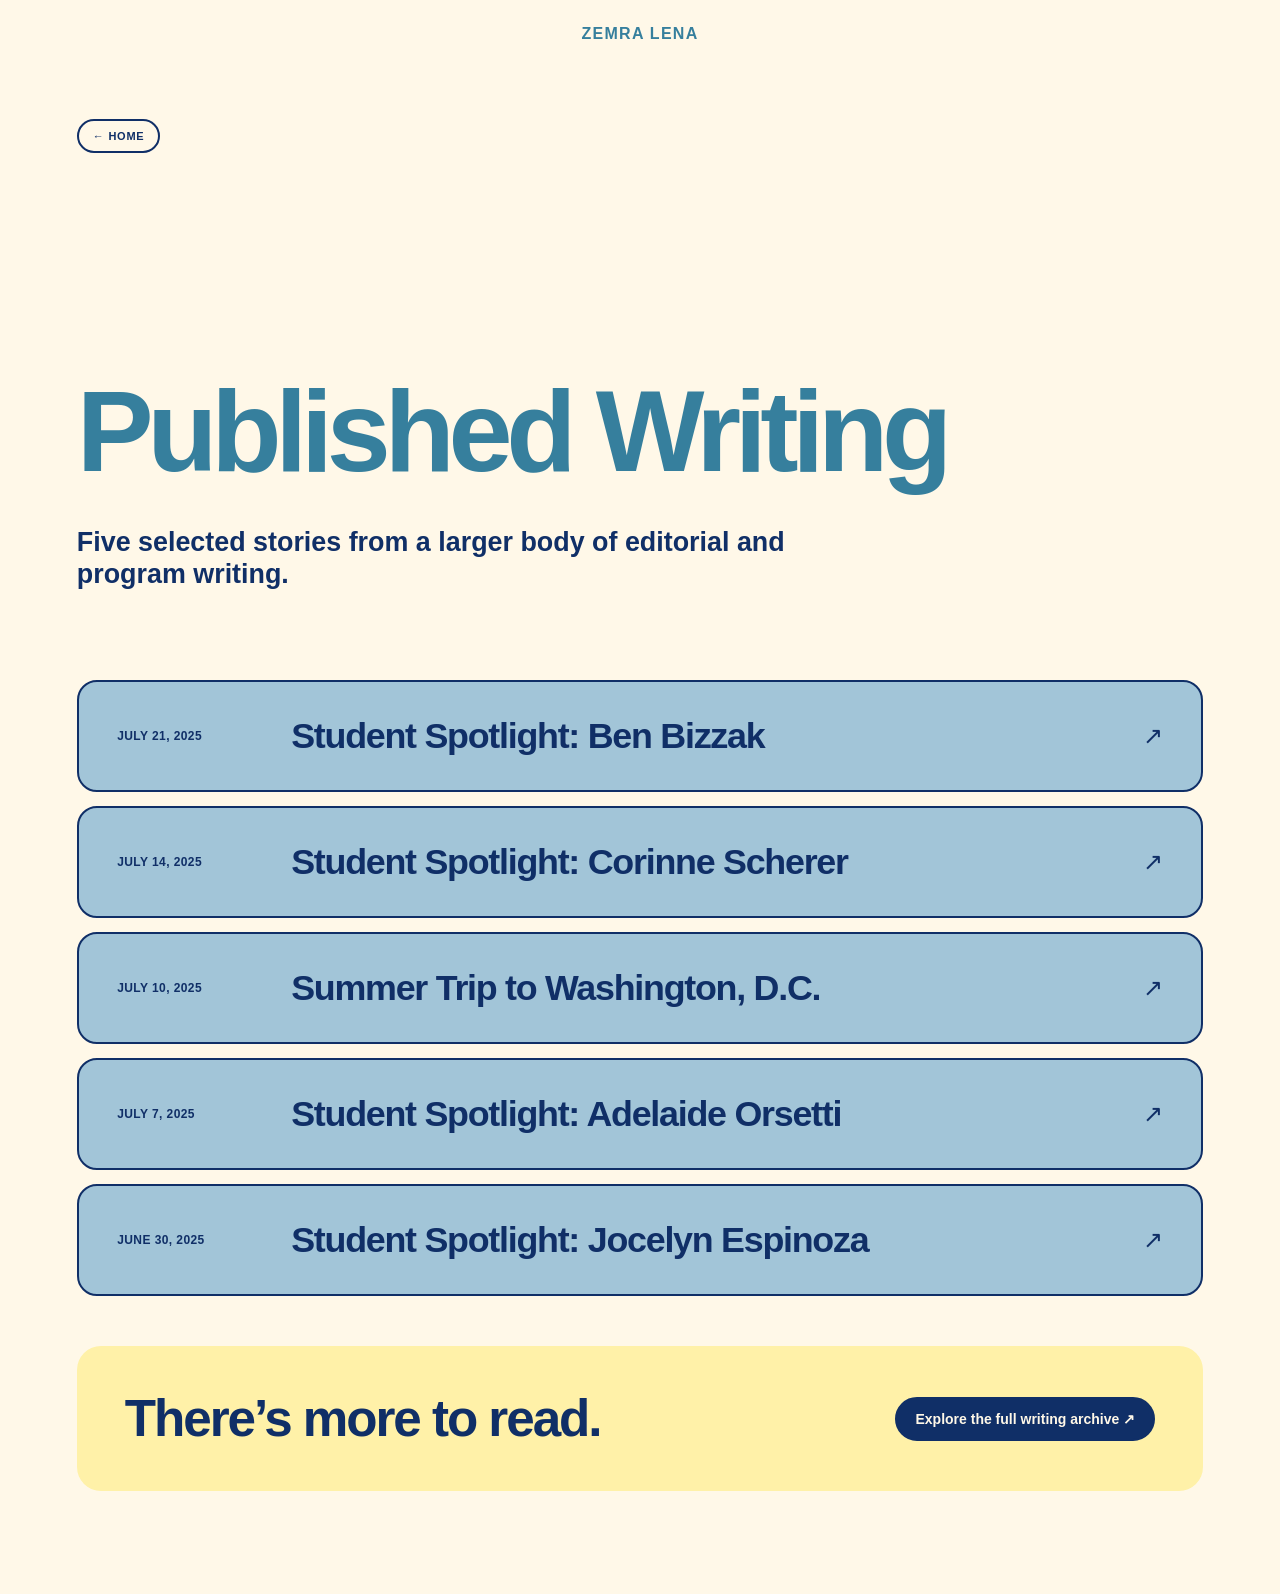
<file: work/writing.html>
<!doctype html><html lang="en"><head>
<meta charset="utf-8"><meta name="viewport" content="width=device-width,initial-scale=1,viewport-fit=cover">
<title>Published Writing | Zemra Lena</title><link rel="icon" href="../assets/favicon.svg?v=20260926-2" type="image/svg+xml">
<link rel="stylesheet" href="../assets/css/project.css?v=20260925-refined">
<link rel="stylesheet" href="../assets/css/refinements.css?v=20260925-refined">
<meta name="description" content="Student profiles, program updates and technical stories written for a broader audience.">
<link rel="canonical" href="https://zemralena.github.io/work/writing.html">
<link rel="stylesheet" href="../assets/css/media.css?v=20260925-media2">
<link rel="stylesheet" href="../assets/css/project-home-brand.css?v=20260926-19">
<link rel="stylesheet" href="../assets/css/project-mobile.css?v=20260926-1" media="(max-width:760px)">
<link rel="stylesheet" href="../assets/css/writing-index.css?v=20260926-3">
<link rel="stylesheet" href="../assets/css/writing-mobile.css?v=20260926-1" media="(max-width:700px)">
</head><body class="project-branded project-writing"><a class="skip-link" href="#main-content">Skip to content</a>
<div class="progress" id="progress"></div>
<nav><a class="brand" href="../index.html">ZEMRA LENA</a></nav>
<main id="main-content">
<header class="writing-header"><a class="back reveal" href="../index.html">← Home</a><div class="writing-intro"><h1 class="reveal">Published Writing</h1><p class="reveal">Five selected stories from a larger body of editorial and program writing.</p></div></header>
<section class="writing-index" aria-label="Published articles">
<div class="writing-list reveal">
<a href="https://pipeline.psu.edu/news/student-spotlight-ben-bizzak" target="_blank" rel="noopener"><time datetime="2025-07-21">July 21, 2025</time><span>Student Spotlight: Ben Bizzak</span><b aria-hidden="true">↗</b></a>
<a href="https://pipeline.psu.edu/news/student-spotlight-corinne-scherer" target="_blank" rel="noopener"><time datetime="2025-07-14">July 14, 2025</time><span>Student Spotlight: Corinne Scherer</span><b aria-hidden="true">↗</b></a>
<a href="https://pipeline.psu.edu/news/summer-trip-to-washington-d-c-2" target="_blank" rel="noopener"><time datetime="2025-07-10">July 10, 2025</time><span>Summer Trip to Washington, D.C.</span><b aria-hidden="true">↗</b></a>
<a href="https://pipeline.psu.edu/news/student-spotlight-adelaide-orsetti" target="_blank" rel="noopener"><time datetime="2025-07-07">July 7, 2025</time><span>Student Spotlight: Adelaide Orsetti</span><b aria-hidden="true">↗</b></a>
<a href="https://pipeline.psu.edu/news/student-spotlight-jocelyn-espinoza" target="_blank" rel="noopener"><time datetime="2025-06-30">June 30, 2025</time><span>Student Spotlight: Jocelyn Espinoza</span><b aria-hidden="true">↗</b></a>
</div>
<div class="writing-more reveal"><p>There’s more to read.</p><a href="https://pipeline.psu.edu/news" target="_blank" rel="noopener">Explore the full writing archive ↗</a></div>
</section>
</main>
<script src="../assets/js/project.js?v=20260925-media2"></script><script src="../assets/js/media.js?v=20260925-media2" defer></script></body></html>
</file>
<file: assets/css/project.css>
:root{--ink:#080808;--muted:#666;--line:#d8d8d8;--soft:#f5f5f5}
*{box-sizing:border-box}html{scroll-behavior:smooth}body{margin:0;background:#fff;color:#080808;font-family:Arial,Helvetica,sans-serif;-webkit-font-smoothing:antialiased}a{color:inherit}img,video{display:block;width:100%}
.progress{position:fixed;top:0;left:0;height:2px;width:0;background:#000;z-index:999}
nav{position:sticky;top:0;z-index:60;display:flex;justify-content:space-between;align-items:center;padding:17px clamp(20px,4vw,64px);background:rgba(255,255,255,.95);backdrop-filter:blur(12px);border-bottom:1px solid var(--line)}
nav a{text-decoration:none;font-size:12px}.brand{font-weight:700;letter-spacing:.18em}.navlinks{display:flex;gap:26px}
main,footer{max-width:1560px;margin:auto}.hero{padding:clamp(70px,8vw,125px) clamp(20px,6vw,92px) 65px}.back{font-size:11px;text-decoration:none}.eyebrow{font-size:10px;text-transform:uppercase;letter-spacing:.16em;font-weight:700}
.hero h1,.section h2,.card h3,footer h2{font-family:Georgia,"Times New Roman",serif;font-weight:400}.hero h1{margin:50px 0 0;font-size:clamp(62px,9vw,138px);line-height:.85;letter-spacing:-.055em}.hero-meta{margin-top:38px;display:grid;grid-template-columns:minmax(0,700px) auto;gap:50px;align-items:end}.hero-meta p{margin:0;font-size:clamp(17px,1.4vw,21px);line-height:1.55}.links{display:flex;gap:16px;flex-wrap:wrap;justify-content:flex-end}.links a{font-size:11px;text-underline-offset:5px}
.stats{margin:0 clamp(20px,6vw,92px);display:grid;grid-template-columns:repeat(4,1fr);border-top:1px solid #000;border-bottom:1px solid #000}.stats div{padding:24px 20px;border-right:1px solid var(--line)}.stats div:first-child{padding-left:0}.stats div:last-child{border-right:0}.stats strong{display:block;font:400 clamp(31px,3.5vw,54px)/1 Georgia,"Times New Roman",serif}.stats span{font-size:10px;color:var(--muted);text-transform:uppercase;letter-spacing:.1em}
.section{padding:clamp(82px,9vw,140px) clamp(20px,6vw,92px)}.head{display:flex;justify-content:space-between;align-items:end;padding-bottom:17px;border-bottom:1px solid #000;margin-bottom:45px}.head h2{margin:0;font-size:clamp(42px,5.8vw,80px);line-height:.93;letter-spacing:-.045em}
.hero-media{margin-top:55px;border:1px solid #000;overflow:hidden;background:#111}.hero-media img,.hero-media video{width:100%;max-height:760px;object-fit:cover}
.grid{display:grid;grid-template-columns:repeat(2,1fr);gap:22px}.grid.three{grid-template-columns:repeat(3,1fr)}.card{border:1px solid #000;background:#fff;overflow:hidden}.media{position:relative;overflow:hidden;aspect-ratio:4/3;background:#f5f5f5}.media.square{aspect-ratio:1}.media.portrait{aspect-ratio:4/5}.media.wide{aspect-ratio:16/9}.media img,.media video{height:100%;object-fit:cover;transition:transform .6s cubic-bezier(.2,.8,.2,1)}.card:hover .media img,.card:hover .media video{transform:scale(1.025)}.cardcopy{padding:20px}.card h3{margin:5px 0 7px;font-size:28px}.card p{margin:0;font-size:12px;line-height:1.5;color:#444}
.strip{display:flex;gap:17px;overflow-x:auto;scroll-snap-type:x mandatory;padding-bottom:8px}.strip::-webkit-scrollbar{height:5px}.strip::-webkit-scrollbar-thumb{background:#000}.strip .card{flex:0 0 min(360px,72vw);scroll-snap-align:start}
.split{display:grid;grid-template-columns:1fr .9fr;gap:65px}.copy{font-size:16px;line-height:1.7;margin:0}.bullets{list-style:none;margin:0;padding:0;border-top:1px solid var(--line)}.bullets li{padding:11px 0;border-bottom:1px solid var(--line);font-size:12px;line-height:1.45}
.black-stats{display:grid;grid-template-columns:repeat(4,1fr);border:1px solid #000}.black-stats div{padding:32px 24px;border-right:1px solid #000}.black-stats div:last-child{border-right:0}.black-stats strong{display:block;font:400 clamp(35px,4vw,60px)/1 Georgia,"Times New Roman",serif}.black-stats span{display:block;margin-top:8px;font-size:10px;text-transform:uppercase;letter-spacing:.1em;color:#555}
.program{display:grid;grid-template-columns:1.2fr .8fr;gap:22px}.program .card:first-child .media{aspect-ratio:16/10}.program .card:last-child .media{aspect-ratio:4/5}
.article-list{border-top:1px solid #000}.article-list a{display:flex;justify-content:space-between;gap:25px;padding:16px 0;border-bottom:1px solid var(--line);text-decoration:none;font-size:12px}.article-list span:last-child{color:var(--muted)}
.next{display:grid;grid-template-columns:1fr 1fr;margin:0 clamp(20px,6vw,92px);border-top:1px solid #000}.next a{padding:28px 0;text-decoration:none}.next a:last-child{text-align:right}.next small{display:block;font-size:9px;text-transform:uppercase;letter-spacing:.13em;color:var(--muted)}.next b{display:block;margin-top:6px;font:400 24px Georgia,"Times New Roman",serif}
footer{padding:85px clamp(20px,6vw,92px) 38px}.foot{display:grid;grid-template-columns:1fr auto;gap:40px;align-items:end}footer h2{font-size:clamp(46px,7vw,102px);line-height:.9;letter-spacing:-.05em;margin:9px 0 25px}.email{font:400 clamp(25px,3.3vw,48px) Georgia,"Times New Roman",serif;text-underline-offset:8px}.footlinks{display:grid;gap:10px;text-align:right}.footlinks a{font-size:11px}
.reveal{opacity:0;transform:translateY(22px);transition:opacity .7s ease,transform .7s cubic-bezier(.2,.8,.2,1)}.reveal.in{opacity:1;transform:none}
@media(prefers-reduced-motion:reduce){html{scroll-behavior:auto}.reveal{opacity:1;transform:none;transition:none}.media img,.media video{transition:none}}
@media(max-width:900px){.hero-meta,.split,.program{grid-template-columns:1fr}.links{justify-content:flex-start}.stats{grid-template-columns:repeat(2,1fr)}.stats div{border-right:0;border-bottom:1px solid var(--line)}.stats div:nth-last-child(-n+2){border-bottom:0}.grid,.grid.three{grid-template-columns:1fr}.black-stats{grid-template-columns:repeat(2,1fr)}.black-stats div:nth-child(2){border-right:0}.black-stats div:nth-child(-n+2){border-bottom:1px solid #000}}
@media(max-width:560px){nav{padding:15px 18px}.navlinks a:nth-child(2){display:none}.hero,.section,footer{padding-left:18px;padding-right:18px}.stats,.next{margin-left:18px;margin-right:18px}.head{display:block}.head h2{margin-top:10px}.black-stats{grid-template-columns:1fr}.black-stats div{border-right:0!important;border-bottom:1px solid #000}.black-stats div:last-child{border-bottom:0}.next{grid-template-columns:1fr}.next a:last-child{text-align:left;border-top:1px solid var(--line)}.foot{grid-template-columns:1fr}.footlinks{text-align:left}}
</file>
<file: assets/css/refinements.css>
img{height:auto}
/* Shared finishing details for the existing V5 visual system. */
html{scroll-padding-top:84px}::selection{background:#080808;color:#fff}
a:focus-visible,button:focus-visible,video:focus-visible{outline:2px solid #080808;outline-offset:5px}
.skip-link{position:fixed;top:8px;left:16px;padding:12px 18px;background:#080808;color:white;z-index:1000;transform:translateY(-160%)}.skip-link:focus{transform:none}
nav{min-height:64px}nav a{display:inline-flex;align-items:center;min-height:30px}
.reveal{opacity:1;transform:none}
.project-type{font-size:11px;text-transform:uppercase;letter-spacing:.13em;line-height:1.6;margin:22px 0 0}
.hero h1{line-height:.98;text-wrap:balance;overflow-wrap:normal}
.hero-meta{margin-top:25px}.hero-meta .links:empty{display:none}
.hero-media{margin-top:0}.hero-media video{max-height:680px;object-fit:contain;background:#080808}
.hero-media.portrait-video{background:#080808}.hero-media.portrait-video video{height:640px;max-height:76vh;object-fit:contain}
.media.portrait-video{aspect-ratio:4/5;background:#080808}.media.portrait-video video{object-fit:contain}
.campaign-hero{max-width:960px;margin-inline:auto;background:#f5f5f5}.campaign-hero img{max-height:none;object-fit:contain;height:auto}
.campaign-gallery{align-items:start}.campaign-gallery figure{margin:0}.campaign-gallery img{height:auto}.campaign-gallery .cardcopy{font-size:12px;line-height:1.5}
.media-caption{font-size:12px;line-height:1.6;text-align:center;margin:18px auto 0}
.email{overflow-wrap:anywhere}.foot,.footer-grid,.hero-meta,.split{min-width:0}
.head{gap:24px}.head h2{text-wrap:balance}.strip .card{flex-basis:min(260px,72vw)}
.section{padding-top:clamp(64px,7vw,110px);padding-bottom:clamp(64px,7vw,110px)}
body.motion-paused .work-visual *,body.motion-paused .media *{transition:none!important;transform:none!important}
@media(max-width:560px){nav{padding:12px 18px}.navlinks{gap:14px}.navlinks a:nth-child(2){display:inline-flex}.navlinks a{font-size:11px}.brand{font-size:11px;letter-spacing:.12em}.hero h1{font-size:clamp(48px,12vw,67px)}.hero-meta{gap:24px}.hero{padding-top:50px;padding-bottom:45px}.head{display:block}.head h2{font-size:42px}.hero-media.portrait-video video{height:560px}.stats div{padding:20px 10px}.stats div:nth-child(odd){padding-left:0}.sectionhead{gap:12px}.footlinks a,.footer-contact a{padding:10px 0}}
@media(prefers-reduced-motion:reduce){html{scroll-behavior:auto}*,*::before,*::after{animation:none!important;transition:none!important}.portrait{translate:none!important}.work-visual img,.work-visual video,.media img,.media video{transform:none!important}}
/* Keep the original homepage name setting; crop only screenshot chrome from the campaign art. */
.hero-grid h1{line-height:.83}
.campaign-visual img,.campaign-hero img{transform:scale(1.08);transform-origin:center}
.work-card:hover .campaign-visual img{transform:scale(1.1)}
.campaign-hero{aspect-ratio:1400/1308}
.campaign-hero img{width:100%;height:100%;object-fit:cover}
.media video{object-fit:contain;background:#080808}
@media(prefers-reduced-motion:reduce){.campaign-visual img{transform:scale(1.08)!important}}
body.motion-paused .campaign-visual img{transform:scale(1.08)!important}
.project-resources{justify-content:flex-start;margin:0 clamp(20px,6vw,92px);gap:24px}
</file>
<file: assets/css/media.css>
/* Media stays at its native proportions inside the established V5 layout. */
.education.education-credential{display:grid;grid-template-columns:48px minmax(0,1fr);align-items:center;gap:16px;margin-top:28px;padding:14px 0;border-top:1px solid #bfc4ca;border-bottom:1px solid #e1e3e6;color:#14243b}
.education-seal{display:block;width:48px;height:48px;object-fit:contain}
.education-details h2{font:400 17px/1.2 Georgia,"Times New Roman",serif;letter-spacing:-.01em;margin:0 0 3px}
.education-college{font-size:10px;font-weight:600;line-height:1.5;margin:0 0 4px}
.education-degree{font-size:10px;line-height:1.5;margin:0;color:#3c4653}.education-degree span{display:inline;color:#59616b;font-size:10px}.education-degree span::before{content:' · '}
.education-date{font-size:10px;white-space:nowrap;margin:0;color:#59616b}
@media(max-width:600px){.education.education-credential{grid-template-columns:40px minmax(0,1fr);gap:6px 12px;padding:12px 0;margin-top:24px}.education-seal{width:40px;height:40px;align-self:start}.education-details h2{font-size:16px}.education-date{grid-column:2}.education-degree span{display:block}.education-degree span::before{content:none}}
.sr-only{position:absolute;width:1px;height:1px;padding:0;margin:-1px;overflow:hidden;clip:rect(0,0,0,0);white-space:nowrap;border:0}
button,select{font:inherit}button{cursor:pointer}button:disabled{opacity:.35;cursor:default}
.section-intro{font-size:16px;line-height:1.7;max-width:720px;margin:-15px 0 38px}
.text-link{font-size:12px;text-underline-offset:5px;flex-shrink:0}.media-intro{padding-top:20px}
.media img,.hero-media img{object-fit:contain;max-height:none}.hero-media img{height:auto}
.work-visual img{object-fit:contain;background:#f5f5f5}.work-visual.athletics-visual img{object-fit:cover}.campaign-visual img,.campaign-hero img,.work-card:hover .campaign-visual img,body.motion-paused .campaign-visual img{transform:none!important;object-fit:contain}
.work-card:hover .work-visual img,.work-card:hover .work-visual video,.card:hover .media img,.card:hover .media video{transform:none}
.campaign-hero{aspect-ratio:auto}.campaign-hero img{height:auto}
.pipeline-feature{display:flex;align-items:center;background:#061c35}.pipeline-feature img{background:#061c35}
.media-tag{position:absolute;left:20px;bottom:20px;padding:10px 14px;background:white;color:#080808;font-size:11px;letter-spacing:.02em}
.more-buttons{grid-template-columns:repeat(2,1fr)}
.media img{height:100%}.strip .media{aspect-ratio:1}.strip .card h3{font-size:22px}
.phone-stage{display:flex;justify-content:center;align-items:center;background:#f0f0ee;padding:30px}
.phone-frame{width:min(100%,285px);padding:14px 8px 11px;border:2px solid #393939;border-radius:36px;background:#101010;box-shadow:0 14px 28px #00000018;margin:0 auto}
.phone-speaker{display:block;width:44px;height:4px;border-radius:4px;background:#555;margin:0 auto 11px}
.phone-frame video{display:block;width:100%;height:auto!important;max-height:none!important;aspect-ratio:9/16;object-fit:contain!important;background:#080808;border-radius:4px;position:static!important;transform:none!important}
.phone-home{display:block;width:70px;height:3px;border-radius:3px;background:#777;margin:12px auto 0}
.phone-preview{width:48%;max-width:275px}.phone-stage .phone-preview video{inset:auto}
.reel-gallery{display:grid;grid-template-columns:repeat(3,minmax(0,1fr));gap:38px;background:#f5f5f3;padding:48px 28px;border-top:1px solid #ddd;border-bottom:1px solid #ddd;align-items:start}
.reel{margin:0;min-width:0}.reel figcaption{max-width:285px;margin:24px auto 0}.reel h3{font:400 27px/1.15 Georgia,serif;margin:0 0 8px}.reel p{font-size:12px;line-height:1.6;color:#555;margin:0}
.two-reels{grid-template-columns:repeat(2,minmax(0,1fr));max-width:950px;margin:auto;padding-block:48px}
.reel-feature{display:grid;grid-template-columns:1fr 1fr;gap:65px;align-items:center;background:#f5f5f3;padding:48px}
.reel-feature-copy h2{font:400 clamp(40px,5vw,70px)/1 Georgia,serif;letter-spacing:-.04em;margin:0 0 24px}.reel-feature-copy p{font-size:16px;line-height:1.7;max-width:400px}
.photo-grid{display:grid;grid-template-columns:repeat(3,minmax(0,1fr));gap:22px}.photo-grid figure{margin:0}.photo-grid img{width:100%;height:auto;object-fit:contain}.photo-grid figcaption{font-size:12px;line-height:1.5;margin-top:12px}.image-open{display:block}
.document-reader{border:1px solid #080808;background:#f5f5f3}
.reader-toolbar{display:flex;align-items:center;justify-content:space-between;gap:20px;padding:22px 26px;border-bottom:1px solid #d8d8d8;background:#fff}.reader-title{font-size:14px;font-weight:600}.reader-toolbar a{font-size:12px;white-space:nowrap;text-underline-offset:4px}
.reader-stage{display:flex;align-items:center;justify-content:center;gap:2px;padding:38px;min-height:280px}.reader-page{max-width:100%;width:auto;height:auto;max-height:650px;object-fit:contain;box-shadow:0 8px 24px #00000012;min-width:0}.spread-reader .reader-page{width:50%;max-height:720px}.reader-page[hidden]{display:none}
.reader-controls{display:flex;align-items:center;justify-content:center;gap:14px;padding:16px 20px;background:#fff;border-top:1px solid #d8d8d8;flex-wrap:wrap}
.reader-controls button,.reader-controls select{background:white;color:#080808;border:1px solid #bbb;padding:10px 14px;min-height:44px;font-size:12px}.reader-controls button:hover:not(:disabled){background:#080808;color:white}.reader-status{font-size:12px;color:#555}
.source-note{font-size:11px;line-height:1.7;color:#555;max-width:900px}.document-reader>.source-note{margin:0;padding:16px 26px;background:#fff;border-top:1px solid #e5e5e5}
.media-dialog{width:calc(100vw - 40px);max-width:1500px;max-height:94vh;border:1px solid #080808;background:#f5f5f3;padding:0;color:#080808}.media-dialog::backdrop{background:#000b}
.dialog-toolbar{display:flex;justify-content:space-between;align-items:center;gap:16px;padding:14px 20px;background:white;border-bottom:1px solid #ddd}.dialog-toolbar h2{font:400 20px Georgia,serif;margin:0}.dialog-toolbar button{background:white;border:1px solid #080808;padding:10px 16px;font-size:12px;min-height:44px}
.dialog-images{display:flex;justify-content:center;align-items:center;gap:2px;padding:20px;overflow:auto}.dialog-images img{min-width:0;max-width:100%;width:auto;height:auto;max-height:76vh;object-fit:contain}.dialog-images.pair img{max-width:50%}
.analytics-panel{border-top:1px solid #080808;border-bottom:1px solid #080808;padding:30px 0}
.analytics-top{display:flex;align-items:center;justify-content:space-between;gap:24px}.analytics-top h3,.email-results h3{font:400 clamp(28px,3vw,40px)/1.1 Georgia,serif;margin:0}
.period-switch{display:flex;border:1px solid #080808}.period-switch button{border:0;border-radius:0;min-height:44px;background:white;padding:12px 18px;font-size:12px;color:#080808}.period-switch button[aria-pressed=true]{background:#080808;color:white}
.analytics-metrics{display:grid;grid-template-columns:repeat(4,1fr);gap:20px;margin:30px 0 40px}.analytics-metrics strong{font:400 clamp(32px,4.4vw,62px)/1 Georgia,serif;display:block;letter-spacing:-.035em}.analytics-metrics span{font-size:11px;display:block;margin-top:12px;color:#555}
.audience-chart{padding:26px 0 38px;margin-bottom:38px;border-bottom:1px solid #ddd}.audience-label{display:flex;justify-content:space-between;align-items:center;gap:16px}.audience-label h4{font-size:13px;font-weight:400;margin:0}.audience-label strong{font-size:22px;font-weight:400}.audience-track{height:10px;background:#e5e5e5;margin-top:14px}.audience-track span{display:block;height:100%;background:#080808;transition:width .35s ease}.audience-chart p{font-size:11px;color:#555;line-height:1.6}
.linkedin-metrics{grid-template-columns:repeat(3,1fr)}.daily-chart{width:100%;overflow:hidden;margin:12px 0}.daily-chart svg{width:100%;height:auto;display:block;min-height:180px}.daily-chart text{font-family:Arial,Helvetica,sans-serif;fill:#555;font-size:12px}.daily-chart .plot-line{fill:none;stroke:#080808;stroke-width:2}.daily-chart .grid-line{stroke:#ddd;stroke-width:1}
.data-details{margin:24px 0}.data-details summary{font-size:12px;text-decoration:underline;text-underline-offset:4px;cursor:pointer;padding:12px 0}.table-scroll{max-width:100%;overflow-x:auto}.data-details .table-scroll{max-height:320px;overflow:auto}
table{width:100%;border-collapse:collapse;font-size:13px}caption{text-align:left;font-size:12px;color:#555;margin:12px 0}th,td{padding:17px 12px;border-bottom:1px solid #ddd;text-align:right;font-weight:400}thead th{font-size:11px;font-weight:700;border-bottom:1px solid #080808}th:first-child,td:first-child{text-align:left;padding-left:0}th small{display:block;font-size:11px;color:#666;margin-top:6px}
.email-results{margin-top:58px}.archive-chart{max-width:900px}.chart-legend{display:flex;justify-content:flex-end;gap:24px;font-size:11px;margin-bottom:30px}.chart-legend span:before{content:'';display:inline-block;width:12px;height:12px;margin-right:7px;background:#b8b8b8}.chart-legend span+span:before{background:#080808}.comparison-row{display:grid;grid-template-columns:150px 1fr;gap:25px;margin:28px 0;align-items:center}.comparison-row h3{font:400 24px Georgia,serif;margin:0}.comparison-bar{width:var(--bar);min-width:62px;min-height:30px;display:flex;align-items:center;justify-content:flex-end;padding:6px 10px;margin:5px 0}.comparison-bar span{font-size:12px}.comparison-bar.earlier{background:#ddd;color:#080808}.comparison-bar.later{background:#080808;color:#fff}
@media(max-width:900px){.reel-gallery{gap:22px;padding:35px 20px}.phone-frame{border-radius:28px;padding:10px 6px}.reel-feature{gap:30px;padding:30px}.reader-stage{padding:24px}.photo-grid{grid-template-columns:1fr 1fr}.photo-grid figure:first-child{grid-column:1/-1}.analytics-metrics strong{font-size:40px}}
@media(max-width:600px){.section-intro{font-size:14px;margin-top:0}.head{display:block}.head .text-link{display:inline-block;margin-top:20px}.reel-gallery,.two-reels{grid-template-columns:1fr;gap:48px;padding:35px 20px}.reel-feature{grid-template-columns:1fr;padding:30px 20px}.reel-feature-copy{order:-1}.reel-feature-copy h2{font-size:40px}.reel-feature-copy p{font-size:14px}.reel figcaption{margin-top:20px}.phone-stage{padding:22px}.phone-preview{width:48%;padding:9px 5px;border-radius:23px}.phone-preview .phone-speaker{margin-bottom:7px}.phone-preview .phone-home{margin-top:7px}.phone-frame video{border-radius:2px}.more-buttons{grid-template-columns:1fr}.reader-toolbar{padding:18px;align-items:flex-start}.reader-title{font-size:13px}.reader-stage{padding:18px;min-height:0}.spread-reader .reader-page{width:100%}.spread-reader .reader-page-second{display:none}.reader-controls{gap:9px;padding:12px}.reader-controls button,.reader-controls select{padding:9px 12px}.document-reader>.source-note{padding:14px 18px}.dialog-images{padding:12px}.media-dialog{width:calc(100vw - 16px)}.dialog-toolbar h2{font-size:16px}.analytics-top{align-items:flex-start;gap:15px}.analytics-top h3{font-size:30px}.period-switch button{padding:10px 12px}.analytics-metrics{grid-template-columns:1fr 1fr;gap:26px 18px}.analytics-metrics strong{font-size:40px}.linkedin-metrics{grid-template-columns:1fr 1fr}.analytics-top .source-note{margin-top:0;text-align:right;max-width:150px}.photo-grid{grid-template-columns:1fr}.photo-grid figure:first-child{grid-column:auto}.comparison-row{grid-template-columns:1fr;gap:10px}.comparison-row h3{font-size:23px}th,td{padding:14px 8px;font-size:12px}.email-results h3{font-size:30px}.media-tag{left:12px;bottom:12px}}
@media(prefers-reduced-motion:reduce){.audience-track span{transition:none}}
.freelance-copy,.freelance-media{min-width:0}.freelance-links{flex-wrap:wrap}
@media(max-width:560px){.freelance-copy{padding:26px}.freelance-copy h2{font-size:clamp(38px,9vw,52px)}}
.chart-heading{font:400 28px Georgia,serif;margin:30px 0 20px}
</file>
<file: assets/css/athletics-reels.css>
.reel-story{background:#f5f4f1}
.reel-stage{position:relative}
.reel-scene{display:grid;grid-template-columns:1fr 1fr;align-items:center;gap:30px;padding:45px clamp(20px,8vw,120px);min-height:780px}
.reel-views{margin-top:32px;display:flex;gap:12px;align-items:baseline}
.reel-views strong{font-size:clamp(32px,4vw,52px);letter-spacing:-.05em}
.reel-views span{font-size:12px}
.instagram-phone{--phone-width:285px;width:var(--phone-width);justify-self:center;background:#080808;color:#fff;padding:8px;border:2px solid #777;border-radius:44px;box-shadow:0 0 0 2px #252525,0 25px 50px #0002;position:relative}
.instagram-phone:before{content:"";position:absolute;left:-5px;top:110px;width:3px;height:55px;border-radius:2px;background:#555}
.phone-status{height:30px;display:flex;justify-content:space-between;align-items:center;padding:0 14px;font-size:9px}
.phone-status i{display:block;background:#000;width:78px;height:23px;border-radius:16px;box-shadow:inset -12px 0 0 #111}
.instagram-top{display:flex;gap:8px;align-items:center;padding:8px 10px 12px;font-size:16px}
.camera-icon{width:17px;height:13px;border:1.5px solid white;border-radius:3px;margin-left:auto;position:relative}
.camera-icon:after{content:"";position:absolute;width:5px;height:5px;border:1px solid white;border-radius:50%;left:4px;top:2px}
.instagram-phone video{width:100%;aspect-ratio:9/16;object-fit:contain;background:#000}
.instagram-account{display:flex;align-items:center;gap:8px;padding:9px 8px 4px;font-size:11px}
.instagram-account img{width:23px;height:23px;object-fit:contain;border-radius:50%;background:#000;border:1px solid #444}
.instagram-account>span{margin-left:auto}
.instagram-actions{display:flex;gap:12px;padding:6px 8px}
.instagram-phone svg{width:19px;height:19px;fill:none;stroke:currentColor;stroke-width:1.6;stroke-linecap:round;stroke-linejoin:round}
.instagram-bottom{border-top:1px solid #333;display:flex;justify-content:space-around;padding:9px 0 4px}
.home-indicator{width:90px;height:4px;border-radius:4px;background:white;margin:10px auto 3px}
.reel-scene{grid-template-columns:1fr;gap:16px;padding:30px 20px;min-height:0}
.reel-views{justify-content:center;margin-top:8px;gap:6px}
.reel-views strong{font-size:22px}
.reel-views span{font-size:10px}
.instagram-phone{border-radius:33px}
.instagram-actions{display:none}
.phone-status{height:25px}
.instagram-bottom{padding-top:6px}
.instagram-top{padding-bottom:8px}
.instagram-account{padding-top:6px}
.home-indicator{margin-top:6px}
.reel-scene{transition:none}
.reel-story{padding:36px 0 24px;background:#f5f4f1}
.reel-stage{display:flex;gap:30px;overflow-x:auto;scroll-snap-type:x proximity;padding:8px clamp(20px,4vw,60px) 28px;scrollbar-width:thin;scrollbar-color:#888 transparent}
.reel-scene{display:flex;flex:0 0 240px;flex-direction:column;gap:22px;min-height:0;padding:0;scroll-snap-align:center}
.instagram-phone{--phone-width:240px;flex:none;padding:6px;border-radius:34px;box-shadow:0 0 0 1px #252525,0 12px 22px #0001}
.phone-status{height:22px;padding:0 10px;font-size:8px}
.phone-status i{height:18px;width:64px}
.instagram-top{padding:5px 8px 7px;font-size:13px}
.instagram-phone video{aspect-ratio:9/16;object-fit:contain}
.instagram-account{padding:6px 7px 2px;gap:5px;font-size:9px}
.instagram-account img{width:18px;height:18px}
.instagram-account>span{display:none}
.phone-views{position:absolute;right:13px;bottom:47px;font-size:10px;font-weight:700}
.instagram-actions,.instagram-bottom{display:none}
.home-indicator{height:3px;width:75px;margin:6px auto 2px}
.reel-stage{justify-content:center;gap:24px}
.reel-scene{flex-basis:240px}
.reel-stage{padding-bottom:15px}
.reel-story{padding-bottom:15px}
.reel-story.horizontal-scroll{padding:0;position:relative}
.horizontal-scroll .reel-stage{position:sticky;top:64px;height:calc(100svh - 64px);align-items:center;scroll-snap-type:none;overflow-x:hidden;justify-content:flex-start;padding-block:25px}
.horizontal-scroll .reel-scene{position:relative}
.reel-screen{position:relative}
.reel-tap{position:absolute;inset:0;width:100%;border:0;background:transparent;cursor:pointer;display:grid;place-items:center;color:#fff}
.reel-tap svg{width:42px;height:42px;fill:white;stroke:white;opacity:0;filter:drop-shadow(0 2px 6px #0008)}
.reel-tap.is-paused svg{opacity:.9}
.reel-sound{position:absolute;right:8px;bottom:8px;width:32px;height:32px;border:0;border-radius:50%;background:#000b;color:white;display:grid;place-items:center;cursor:pointer}
.reel-sound svg{width:18px;height:18px}
.sound-on{display:none}
.reel-tap[hidden],.reel-sound[hidden]{display:none}
.reel-tap:focus-visible,.reel-sound:focus-visible{outline:2px solid white;outline-offset:-3px}
.horizontal-scroll .reel-stage{height:min(590px,calc(100svh - 64px));padding-block:18px;background:#fff}
.phone-views{font-size:11px;bottom:46px;background:#080808;padding:2px 0 2px 5px}
.phone-views{bottom:20px}
.instagram-account{padding-bottom:5px}
.home-indicator{margin-top:7px}
.reel-stage{justify-content:center;gap:30px}.horizontal-scroll .reel-stage{justify-content:flex-start}.reel-scene>h3{font:400 19px Georgia,serif;margin:0;text-align:center}.instagram-account{min-height:28px}.instagram-account img{background:white}.reel-story{padding-top:0}
@media(max-width:820px){.reel-stage{justify-content:flex-start}}
.reel-story{background:#fff}.is-unmuted .sound-off{display:none}.is-unmuted .sound-on{display:block}

/* A vertical portfolio sequence gives each campaign graphic a full moment. */
.graphics-story{background:#0b1427;color:#fff;padding:clamp(70px,8vw,120px) clamp(20px,6vw,92px) 0}
.graphics-intro{display:grid;grid-template-columns:1fr auto;align-items:end;gap:20px;padding-bottom:36px;border-bottom:1px solid #ffffff66}
.graphics-intro p{grid-column:1/-1;margin:0;font-size:10px;font-weight:700;letter-spacing:.16em;text-transform:uppercase}
.graphics-intro h2{margin:0;font:400 clamp(46px,7vw,96px)/.95 Georgia,"Times New Roman",serif;letter-spacing:-.04em}
.graphics-intro span{font-size:11px;padding-bottom:8px}
.graphic-step{position:relative;min-height:95svh;margin:0;padding:8svh 0 18svh;display:grid;grid-template-columns:minmax(0,1fr) minmax(230px,30%);gap:clamp(28px,5vw,80px);align-items:start;border-bottom:1px solid #ffffff33}
.graphic-frame{position:sticky;top:calc(64px + 5svh);display:grid;place-items:center;min-height:min(72svh,760px);background:#f5f5f3;overflow:hidden}
.graphic-frame img{display:block;width:100%;height:auto;max-height:min(72svh,760px);object-fit:contain}
.graphic-step figcaption{position:sticky;top:calc(64px + 12svh);padding-top:12px;border-top:1px solid #fff}
.graphic-step figcaption span{font-size:10px;letter-spacing:.16em}
.graphic-step figcaption h3{max-width:12ch;margin:18px 0 0;font:400 clamp(32px,4vw,58px)/1 Georgia,"Times New Roman",serif;letter-spacing:-.03em}
@media(max-width:760px){.graphics-intro{grid-template-columns:1fr}.graphics-intro span{display:none}.graphic-step{min-height:88svh;grid-template-columns:1fr;padding-block:7svh 12svh}.graphic-frame{top:76px;min-height:0}.graphic-frame img{max-height:62svh}.graphic-step figcaption{position:relative;top:auto;display:grid;grid-template-columns:auto 1fr;align-items:baseline;gap:16px;padding-top:12px}.graphic-step figcaption h3{max-width:none;margin:0;font-size:28px}}
@media(prefers-reduced-motion:reduce){.graphic-frame,.graphic-step figcaption{position:relative;top:auto}}

/* Results close the case study with the same clear hierarchy as TEDxPSU. */
.athletics-results{padding-top:clamp(80px,9vw,140px);padding-bottom:clamp(80px,9vw,130px)}
.results-heading{padding-bottom:24px;border-bottom:1px solid #111}
.results-heading h2{margin:0;font:400 clamp(38px,4.5vw,62px)/1 Georgia,"Times New Roman",serif;letter-spacing:-.04em}
.results-grid{display:grid;grid-template-columns:repeat(4,minmax(0,1fr));gap:clamp(20px,3vw,48px);padding-top:28px}
.results-grid strong{display:block;font:700 clamp(44px,5vw,72px)/1 Arial,Helvetica,sans-serif;letter-spacing:-.04em}
.results-grid span{display:block;margin-top:12px;font-size:12px}
@media(max-width:650px){.results-grid{grid-template-columns:repeat(2,minmax(0,1fr));gap:36px 18px}.results-grid strong{font-size:42px}.results-grid span{font-size:11px}}

/* Monochrome case-study opening with the Athletics lion as the visual anchor. */
.athletics-intro{position:relative;isolation:isolate;overflow:hidden;background:#fff;color:#111;padding-bottom:clamp(70px,8vw,120px)}
.athletics-intro a,.athletics-intro .eyebrow,.athletics-intro .project-type{color:#111}
.athletics-intro h1{position:relative;max-width:68%;color:#111}
.athletics-intro .hero-meta{position:relative;display:block;max-width:52%}
.athletics-hero-mark{position:absolute;z-index:-1;right:clamp(8px,4vw,64px);top:50%;width:min(38vw,540px);height:auto;transform:translateY(-50%);filter:grayscale(1) contrast(1.35);mix-blend-mode:multiply;opacity:.2;pointer-events:none}

/* A single pinned stage lets each complete graphic take over without cropping. */
.graphics-story{background:#fff;color:#111;padding:clamp(76px,8vw,120px) clamp(20px,6vw,92px) 0}
.graphics-intro{display:block;padding-bottom:30px;border-bottom:1px solid #111}
.graphics-intro h2{margin:0;font:400 clamp(42px,5vw,68px)/1 Georgia,"Times New Roman",serif;letter-spacing:-.04em}
.graphics-takeover{position:relative;height:320svh}
.graphics-stage{position:sticky;top:64px;height:calc(100svh - 64px);overflow:hidden;background:#fff}
.graphic-step{position:absolute;inset:0;margin:0;display:grid;grid-template-columns:minmax(0,1fr);gap:0;place-items:center;visibility:visible;opacity:1}
.graphic-frame{width:min(1120px,calc(100% - 40px));height:calc(100svh - 150px);min-height:0;margin:0 auto;display:grid;place-items:center;background:#fff;overflow:hidden;box-sizing:border-box;transform-origin:center center}
.graphic-frame img{display:block;width:auto;height:auto;max-width:100%;max-height:100%;object-fit:contain}
.graphics-story.is-takeover .graphic-step{visibility:hidden;opacity:0;will-change:opacity}
.graphics-story.is-takeover .graphic-step:first-child{visibility:visible;opacity:1}
.graphics-story.is-takeover .graphic-frame{will-change:transform}

.reels-heading{padding-top:clamp(80px,9vw,130px);padding-bottom:20px}
.reels-heading .head{margin:0}
.reels-heading .head h2{font-size:clamp(44px,5vw,68px)}
.reel-story{background:#fff}
.instagram-account>.phone-views{position:static;display:block;margin-left:auto;padding:0;background:transparent;font-size:9px;font-weight:700;white-space:nowrap}

@media(max-width:700px){.athletics-intro h1{max-width:100%;font-size:clamp(48px,13vw,68px)}.athletics-intro .hero-meta{max-width:100%;padding-right:55px}.athletics-hero-mark{right:-48px;top:118px;width:220px;transform:none;opacity:.13}.graphics-intro h2{font-size:44px}.graphics-takeover{height:290svh}.graphic-frame{width:100%;height:calc(100svh - 130px);padding:10px}.reels-heading{padding-top:75px}}
@media(prefers-reduced-motion:reduce){.graphics-takeover{height:auto}.graphics-stage{position:relative;top:auto;height:auto;overflow:visible}.graphic-step,.graphics-story.is-takeover .graphic-step{position:relative;inset:auto;visibility:visible;opacity:1;min-height:72svh}.graphic-frame,.graphics-story.is-takeover .graphic-frame{height:68svh;transform:none!important;will-change:auto}}
</file>
<file: assets/css/project-home-brand.css>
:root {
  --portfolio-canvas: #003049;
  --portfolio-cream: #fff8e8;
  --portfolio-butter: #fff1a8;
  --portfolio-navy: #102f67;
  --portfolio-sky: #a2c5d8;
  --portfolio-ocean: #367f9d;
  --portfolio-white: #fffaf0;
  --portfolio-sans: "Helvetica Neue", Helvetica, Arial, sans-serif;
}

body.project-branded {
  background: var(--portfolio-canvas);
  color: var(--portfolio-navy);
  font-family: var(--portfolio-sans);
}

.project-branded ::selection {
  color: var(--portfolio-cream);
  background: var(--portfolio-navy);
}

.project-branded :focus-visible {
  outline: 3px solid var(--portfolio-butter);
  outline-offset: 4px;
}

.project-branded *,
.project-branded *::before,
.project-branded *::after { box-sizing: border-box; }

.project-branded .progress {
  height: 4px;
  background: var(--portfolio-butter);
}

.project-branded nav {
  position: static;
  min-height: 68px;
  padding-block: 13px;
  justify-content: center;
  background: rgba(0, 48, 73, .96);
  color: var(--portfolio-butter);
  border-bottom: 0;
  backdrop-filter: blur(14px);
}

.project-branded nav .brand {
  color: var(--portfolio-butter);
  font-family: var(--portfolio-sans);
  font-size: 16px;
  font-weight: 800;
  letter-spacing: .08em;
  text-align: center;
}

.project-loreal nav,
.project-evolve nav { background: var(--portfolio-ocean); }
.project-tedx nav { background: var(--portfolio-canvas); }
.project-pipeline nav { background: var(--portfolio-sky); }
.project-athletics nav { background: var(--portfolio-butter); }
.project-pipeline nav .brand,
.project-athletics nav .brand { color: var(--portfolio-navy); }

.project-branded .navlinks { gap: 6px; }

.project-branded .navlinks a {
  padding: 8px 13px;
  color: var(--portfolio-cream);
  border: 1px solid transparent;
  border-radius: 999px;
  font-family: var(--portfolio-sans);
  font-size: 12px;
  font-weight: 750;
  letter-spacing: .01em;
  text-decoration: none;
}

.project-branded .navlinks a:hover,
.project-branded .navlinks a:focus-visible {
  color: var(--portfolio-navy);
  background: var(--portfolio-sky);
  border-color: var(--portfolio-navy);
}

.project-branded h1,
.project-branded h2,
.project-branded h3,
.project-branded h4,
.project-branded .head h2,
.project-branded footer h2 {
  font-family: var(--portfolio-sans);
  font-weight: 760;
  letter-spacing: -.045em;
}

.project-branded .back,
.project-branded .project-type,
.project-branded .eyebrow,
.project-branded .section-kicker,
.project-branded .project-kicker {
  font-family: var(--portfolio-sans);
  font-weight: 750;
  letter-spacing: .07em;
  text-transform: uppercase;
}

.project-branded .back {
  display: inline-flex;
  align-items: center;
  width: max-content;
  padding: 9px 14px;
  border: 2px solid currentColor;
  border-radius: 999px;
  text-decoration: none;
}

.project-branded .text-link,
.project-branded .links a,
.project-branded .article-heading a,
.project-branded .program-heading a,
.project-branded .evolve-footer a {
  font-family: var(--portfolio-sans);
  font-weight: 750;
  text-underline-offset: 4px;
}

.project-branded .head {
  border-bottom: 0;
}

/* One consistent section-title system across every featured project. */
.project-branded main section h2 {
  font-family: var(--portfolio-sans) !important;
  font-size: clamp(46px, 5.6vw, 76px) !important;
  font-weight: 760 !important;
  line-height: .96 !important;
  letter-spacing: -.04em !important;
  border-bottom: 0 !important;
}

.project-branded .head,
.project-branded .film-story h2,
.project-branded .pipeline-brand-heading h2,
.project-branded .article-heading,
.project-branded .results-heading,
.project-branded .section-kicker p,
.project-branded .program-details {
  border-bottom: 0 !important;
}

/* Shared project opening, based on the editorial brief-card layout. */
.project-branded .project-opening {
  min-height: calc(100svh - 68px);
  padding: clamp(28px, 4vw, 58px) clamp(20px, 5vw, 76px) clamp(42px, 6vw, 86px);
  display: flex;
  flex-direction: column;
}

.project-branded .project-opening > .back {
  margin-bottom: clamp(34px, 7vh, 76px);
}

.project-branded .project-opening-grid {
  flex: 1;
  display: grid;
  grid-template-columns: minmax(260px, .58fr) minmax(0, 1.7fr);
  gap: clamp(34px, 5vw, 76px);
  align-items: stretch;
}

.project-branded .project-brief {
  min-height: 430px;
  padding: clamp(24px, 3vw, 42px);
  display: grid;
  align-content: center;
  gap: clamp(24px, 4vh, 42px);
  color: var(--portfolio-navy);
  background: var(--portfolio-cream);
  border: 2px solid var(--portfolio-butter);
  border-radius: 24px;
}

.project-branded .project-brief > div {
  padding-left: 22px;
  border-left: 3px solid var(--portfolio-ocean);
}

.project-branded .project-brief strong,
.project-branded .project-brief span {
  display: block;
  font-family: var(--portfolio-sans);
}

.project-branded .project-brief strong {
  margin-bottom: 6px;
  font-size: clamp(15px, 1.45vw, 21px);
  font-weight: 780;
  letter-spacing: -.02em;
}

.project-branded .project-brief span {
  color: var(--portfolio-ocean);
  font-size: clamp(14px, 1.3vw, 19px);
  font-weight: 700;
  line-height: 1.35;
}

.project-branded .project-opening-copy {
  display: flex;
  flex-direction: column;
  justify-content: center;
  min-width: 0;
}

.project-branded .project-opening-copy h1 {
  margin: 0 0 10px;
  font-size: clamp(42px, 5vw, 74px);
  line-height: .95;
}

.project-branded .project-opening-copy p {
  max-width: 21ch;
  margin: 0;
  font-size: clamp(32px, 4.25vw, 64px);
  font-weight: 720;
  line-height: 1.02;
  letter-spacing: -.05em;
}

.project-branded .project-opening--loreal {
  color: var(--portfolio-cream);
  background: var(--portfolio-ocean);
}
.project-branded .project-opening--loreal .project-opening-copy h1 { color: var(--portfolio-butter); }

.project-branded .project-opening--tedx {
  color: var(--portfolio-cream);
  background: var(--portfolio-canvas);
}
.project-branded .project-opening--tedx .project-opening-copy h1 { color: var(--portfolio-butter); }
.project-branded .project-opening--tedx .project-brief { background: var(--portfolio-sky); }

.project-branded .project-opening--pipeline {
  color: var(--portfolio-navy);
  background: var(--portfolio-sky);
}
.project-branded .project-opening--pipeline .project-brief { background: var(--portfolio-cream); }

.project-branded .project-opening--athletics {
  color: var(--portfolio-navy);
  background: var(--portfolio-butter);
}
.project-branded .project-opening--athletics .project-brief {
  background: var(--portfolio-sky);
  border-color: var(--portfolio-navy);
}

.project-branded .project-opening--evolve {
  color: var(--portfolio-cream);
  background: var(--portfolio-ocean);
}
.project-branded .project-opening--evolve .project-opening-copy h1 { color: var(--portfolio-butter); }
.project-branded .project-opening--evolve .project-brief { background: var(--portfolio-butter); }

/* Company titles match the nameplate; descriptions use a supporting color. */
.project-loreal nav .brand,
.project-loreal .project-opening-copy h1,
.project-evolve nav .brand,
.project-evolve .project-opening-copy h1 {
  color: var(--portfolio-butter);
}

.project-loreal .project-opening-copy p,
.project-evolve .project-opening-copy p {
  color: var(--portfolio-cream);
}

.project-tedx nav .brand,
.project-tedx .project-opening-copy h1 {
  color: var(--portfolio-ocean);
}

.project-tedx .project-opening-copy p {
  color: var(--portfolio-canvas);
}

.project-pipeline nav .brand,
.project-pipeline .project-opening-copy h1,
.project-athletics nav .brand,
.project-athletics .project-opening-copy h1 {
  color: var(--portfolio-navy);
}

.project-pipeline .project-opening-copy p {
  color: var(--portfolio-canvas);
}

.project-athletics .project-opening-copy p {
  color: var(--portfolio-ocean);
}

.project-branded .deck-embed,
.project-branded .email-window,
.project-branded .document-reader,
.project-branded .reader-stage,
.project-branded .browser-preview,
.project-branded .website-visual,
.project-branded .awards-visual,
.project-branded .photo-editorial figure,
.project-branded .graphic-frame,
.project-branded .deliverable,
.project-branded .article-card,
.project-branded .pipeline-article,
.project-branded .hero-media,
.project-branded .logo-film {
  overflow: hidden;
  border-radius: 20px;
}

.project-branded .speaker-card img,
.project-branded .story-panel img,
.project-branded .pipeline-book-page img {
  border-radius: 18px;
}

.project-branded .next {
  gap: 12px;
  margin: 16px;
  border: 0;
  background: transparent;
}

.project-branded .next a {
  min-height: 132px;
  padding: 24px;
  color: var(--portfolio-navy);
  background: var(--portfolio-sky);
  border: 2px solid var(--portfolio-navy);
  border-radius: 20px;
}

.project-branded .next a:last-child { background: var(--portfolio-butter); }

.project-branded .next small {
  font-family: var(--portfolio-sans);
  font-weight: 750;
  letter-spacing: .06em;
  text-transform: uppercase;
}

.project-branded .next b {
  font-family: var(--portfolio-sans);
  font-weight: 760;
  letter-spacing: -.04em;
}

.project-branded footer,
.project-branded .evolve-footer {
  margin: 16px;
  color: var(--portfolio-navy);
  background: var(--portfolio-cream);
  border: 2px solid var(--portfolio-butter);
  border-radius: 22px;
}

.project-branded footer a,
.project-branded .evolve-footer a { color: var(--portfolio-navy); }

/* L'Oreal */
.project-loreal,
.project-loreal main,
.project-loreal .campaign-budget,
.project-loreal .loreal-deck,
.project-loreal .next,
.project-loreal footer {
  background: var(--portfolio-ocean);
}

.project-loreal .campaign-opening {
  color: var(--portfolio-cream);
  background: var(--portfolio-canvas);
}

.project-loreal .opening-copy {
  background: linear-gradient(90deg, rgba(0, 48, 73, .98) 0%, rgba(0, 48, 73, .86) 52%, rgba(0, 48, 73, 0) 100%);
}

.project-loreal .opening-copy h1 { color: var(--portfolio-butter); }
.project-loreal .opening-copy .project-type { color: var(--portfolio-sky); }
.project-loreal .opening-line { font-family: var(--portfolio-sans); font-weight: 720; }

.project-loreal .story-step:nth-child(1) .story-panel {
  color: var(--portfolio-navy);
  background: var(--portfolio-cream);
}
.project-loreal .story-step:nth-child(2) .story-panel {
  color: var(--portfolio-navy);
  background: var(--portfolio-sky);
}
.project-loreal .story-step:nth-child(3) .story-panel {
  color: var(--portfolio-cream);
  background: var(--portfolio-canvas);
}

.project-loreal .story-panel { border-radius: 22px; }
.project-loreal .campaign-budget,
.project-loreal .loreal-deck { color: var(--portfolio-cream); }
.project-loreal .campaign-budget .budget-basis,
.project-loreal .campaign-budget .budget-note,
.project-loreal .campaign-budget .budget-lines dt span,
.project-loreal .loreal-deck .deck-help { color: var(--portfolio-cream); opacity: .82; }
.project-loreal .campaign-budget .head,
.project-loreal .loreal-deck .head,
.project-loreal .budget-group,
.project-loreal .budget-lines > div,
.project-loreal .loreal-deck .deliverables { border-color: var(--portfolio-butter); }
.project-loreal .budget-group { border-color: var(--portfolio-butter); }
.project-loreal .budget-group summary { font-family: var(--portfolio-sans); }
.project-loreal .loreal-deck a,
.project-loreal footer,
.project-loreal footer a { color: var(--portfolio-cream); }
.project-loreal .sequence-controls {
  color: var(--portfolio-navy);
  background: var(--portfolio-cream);
  border-color: var(--portfolio-navy);
}
.project-loreal .sequence-track { background: rgba(16, 47, 103, .18); }
.project-loreal .sequence-track span { background: var(--portfolio-navy); }

/* TEDxPSU */
.project-tedx,
.project-tedx main,
.project-tedx nav,
.project-tedx .project-opening--tedx,
.project-tedx .tedx-intro,
.project-tedx #zeitgeist > .conference-opening,
.project-tedx .speaker-section,
.project-tedx .reels-heading,
.project-tedx .reel-story,
.project-tedx .horizontal-scroll .reel-stage,
.project-tedx .newsletter-section,
.project-tedx .results-section,
.project-tedx .paper-towns,
.project-tedx .paper-towns .section,
.project-tedx .next {
  color: var(--portfolio-canvas);
  background: var(--portfolio-cream);
}
.project-tedx nav .brand {
  color: var(--portfolio-ocean);
}
.project-tedx .project-opening--tedx .project-opening-copy h1,
.project-tedx .tedx-intro h1,
.project-tedx #zeitgeist > .conference-opening h2,
.project-tedx .conference h2,
.project-tedx .head h2,
.project-tedx .newsletter-copy h2,
.project-tedx .program-heading h3,
.project-tedx .speaker-card span {
  color: var(--portfolio-ocean);
}
.project-tedx .project-opening--tedx .project-opening-copy p { color: var(--portfolio-canvas); }
.project-tedx .project-opening--tedx .project-opening-copy p {
  max-width: none;
  font-size: clamp(28px, 3.25vw, 48px);
  line-height: 1.04;
}
.project-tedx .project-opening--tedx .back { color: var(--portfolio-canvas); }
.project-tedx .tedx-intro .project-type,
.project-tedx #zeitgeist > .conference-opening .eyebrow { color: var(--portfolio-ocean); }
.project-tedx .project-opening--tedx .project-brief {
  color: var(--portfolio-canvas);
  background: var(--portfolio-butter);
  border-color: var(--portfolio-sky);
}
.project-tedx .project-opening--tedx .project-brief strong { color: var(--portfolio-canvas); }
.project-tedx .project-opening--tedx .project-brief span { color: var(--portfolio-ocean); }
.project-tedx .project-opening--tedx .project-brief > div { border-color: var(--portfolio-sky); }
.project-tedx .logo-film { border: 2px solid var(--portfolio-sky); }
.project-tedx .speaker-section,
.project-tedx .reels-heading,
.project-tedx .newsletter-section,
.project-tedx .results-section,
.project-tedx .paper-towns .section { border-color: var(--portfolio-sky); }
.project-tedx .paper-towns .reader-stage { background: var(--portfolio-cream); }
.project-tedx .attendance-result { border-color: var(--portfolio-ocean); }
.project-tedx .key-results strong,
.project-tedx .email-stat strong { color: var(--portfolio-ocean); }
.project-tedx .newsletter-copy .email-stat {
  border: 0;
  padding-left: 0;
}
.project-tedx .attendance-result {
  border: 0;
  padding-left: 0;
}
.project-tedx .text-link,
.project-tedx .program-heading a,
.project-tedx .reader-controls button,
.project-tedx .reader-controls select { color: var(--portfolio-canvas); }
.project-tedx .zeitgeist-opening { margin-bottom: 0; }
.project-tedx .zeitgeist-mark {
  width: 100%;
  background: #000;
  border: 2px solid var(--portfolio-sky);
  border-radius: 20px;
}
.project-tedx .project-opening--tedx .project-brief span {
  font-size: clamp(13px, 1.15vw, 17px);
  line-height: 1.28;
}

/* PIPELINE */
.project-pipeline,
.project-pipeline main,
.project-pipeline nav,
.project-pipeline .project-opening--pipeline,
.project-pipeline .pipeline-hero,
.project-pipeline .pipeline-film,
.project-pipeline .pipeline-brand,
.project-pipeline .pipeline-book-stage,
.project-pipeline .pipeline-photography,
.project-pipeline .pipeline-awards,
.project-pipeline .pipeline-publishing,
.project-pipeline .next {
  color: var(--portfolio-navy);
  background: var(--portfolio-sky);
}
.project-pipeline .pipeline-hero h1 { color: var(--portfolio-navy); }
.project-pipeline .pipeline-hero .project-type { color: var(--portfolio-ocean); }
.project-pipeline .pipeline-film h2,
.project-pipeline .pipeline-publishing h2,
.project-pipeline .pipeline-film h3,
.project-pipeline .pipeline-publishing h3 { color: var(--portfolio-navy); }
.project-pipeline .pipeline-photography .head,
.project-pipeline .pipeline-awards .head,
.project-pipeline .pipeline-publishing .head,
.project-pipeline .pipeline-brand-heading h2 { border-color: var(--portfolio-navy); }
.project-pipeline .pipeline-book-controls {
  color: var(--portfolio-navy);
  background: var(--portfolio-sky);
  border-color: var(--portfolio-navy);
}
.project-pipeline .book-progress { background: rgba(16, 47, 103, .18); }
.project-pipeline .book-progress span { background: var(--portfolio-navy); }
.project-pipeline .pipeline-articles > * { border-radius: 18px; }

/* Penn State Athletics */
.project-athletics,
.project-athletics main,
.project-athletics nav,
.project-athletics .project-opening--athletics,
.project-athletics .graphics-story,
.project-athletics .graphics-stage,
.project-athletics .reels-heading,
.project-athletics .reel-story,
.project-athletics .reel-stage,
.project-athletics .athletics-results,
.project-athletics .next {
  color: var(--portfolio-navy);
  background: var(--portfolio-butter);
}
.project-athletics nav .brand,
.project-athletics .project-opening-copy h1,
.project-athletics .graphics-intro h2,
.project-athletics .reels-heading h2,
.project-athletics .athletics-results h2,
.project-athletics .results-grid strong { color: var(--portfolio-navy); }
.project-athletics .project-brief {
  color: var(--portfolio-navy);
  background: var(--portfolio-cream);
  border-color: var(--portfolio-sky);
}
.project-athletics .project-brief > div { border-color: var(--portfolio-ocean); }
.project-athletics .project-brief span { color: var(--portfolio-ocean); }
.project-athletics .graphics-intro,
.project-athletics .reels-heading .head,
.project-athletics .results-heading { border-color: var(--portfolio-navy); }
.project-athletics .graphics-intro,
.project-athletics .graphic-step,
.project-athletics .graphic-step figcaption {
  border-top: 0;
  border-bottom: 0;
}
.project-athletics .graphics-story {
  padding-top: clamp(16px, 2vw, 28px);
}
.project-athletics .graphic-step {
  place-items: start center;
  padding-top: clamp(12px, 2vw, 24px);
}
.project-athletics .graphic-frame {
  width: min(1120px, calc(100% - 40px));
  height: auto;
  max-height: calc(100svh - 150px);
  aspect-ratio: 16 / 9;
  background: var(--portfolio-butter);
}
.project-athletics .graphic-frame img {
  width: 100%;
  height: 100%;
  max-width: none;
  max-height: none;
  object-fit: cover;
}
.project-athletics .reel-scene > h3 { color: var(--portfolio-navy); }
.project-athletics .results-grid > div { border-color: var(--portfolio-ocean); }
.project-athletics :focus-visible { outline-color: var(--portfolio-ocean); }

/* Evolve Studio */
.project-evolve {
  --ink: var(--portfolio-navy);
  --accent: var(--portfolio-ocean);
  --warm: var(--portfolio-sky);
  --paper: var(--portfolio-cream);
  --sans: var(--portfolio-sans);
  --display: var(--portfolio-sans);
}
.project-evolve,
.project-evolve main,
.project-evolve nav,
.project-evolve .project-opening--evolve,
.project-evolve .site-showcase,
.project-evolve .pho-case,
.project-evolve .offer-section,
.project-evolve .next {
  color: var(--portfolio-cream);
  background: var(--portfolio-canvas);
}
.project-evolve .project-opening--evolve,
.project-evolve .evolve-section {
  border-color: var(--portfolio-butter);
}
.project-evolve nav .brand,
.project-evolve .project-opening-copy h1,
.project-evolve .section-kicker,
.project-evolve .pho-header .eyebrow { color: var(--portfolio-butter); }
.project-evolve .project-brief {
  color: var(--portfolio-navy);
  background: var(--portfolio-cream);
  border-color: var(--portfolio-butter);
}
.project-evolve .project-brief > div { border-color: var(--portfolio-ocean); }
.project-evolve .project-brief span { color: var(--portfolio-ocean); }
.project-evolve .section-kicker span,
.project-evolve .section-kicker p,
.project-evolve .offer-section .section-kicker span,
.project-evolve .offer-section .section-kicker p,
.project-evolve .offer-list,
.project-evolve .offer-list > div { border-color: var(--portfolio-sky); }
.project-evolve .site-copy p { color: var(--portfolio-cream); opacity: .82; }
.project-evolve .browser-preview {
  color: var(--portfolio-navy);
  background: var(--portfolio-cream);
  border-color: var(--portfolio-sky);
  box-shadow: 0 20px 50px rgba(0, 0, 0, .2);
}
.project-evolve .browser-preview:hover,
.project-evolve .browser-preview:focus-visible {
  box-shadow: 0 26px 60px rgba(0, 0, 0, .26);
}
.project-evolve .pho-header img { background: var(--portfolio-cream); }
.project-evolve .deliverable {
  color: var(--portfolio-navy);
  background: var(--portfolio-cream);
  border-color: var(--portfolio-sky);
}
.project-evolve .deliverable figcaption,
.project-evolve .deliverable-caption { border-color: var(--portfolio-sky); }
.project-evolve .pill-link {
  color: var(--portfolio-navy);
  background: var(--portfolio-butter);
  border-color: var(--portfolio-navy);
  border-radius: 999px;
}
.project-evolve ul.deliverables {
  display: flex;
  flex-wrap: wrap;
  gap: 10px;
  border: 0;
}
.project-evolve ul.deliverables li {
  width: auto;
  padding: 10px 16px;
  color: var(--portfolio-navy);
  background: var(--portfolio-sky);
  border: 2px solid var(--portfolio-navy) !important;
  border-radius: 999px;
  font-family: var(--portfolio-sans);
  font-weight: 750;
}
.project-evolve .offer-list > div { border-color: var(--portfolio-sky); }
.project-evolve .pho-case,
.project-evolve .pho-work-stack,
.project-evolve .pho-work-block {
  background: var(--portfolio-canvas) !important;
}
.project-evolve .pho-book-stage,
.project-evolve .pho-book-controls {
  color: var(--portfolio-cream);
  background: var(--portfolio-canvas);
}
.project-evolve .pho-book-controls p { color: var(--portfolio-sky); }

@media (max-width: 760px) {
  .project-branded nav { min-height: 58px; padding-block: 9px; }
  .project-branded nav .brand { font-size: 13px; }
  .project-branded .navlinks { gap: 2px; }
  .project-branded .navlinks a { padding: 7px 8px; font-size: 10px; }
  .project-branded .next { margin: 10px; }
  .project-branded .next a { min-height: 104px; padding: 18px; }
  .project-branded footer,
  .project-branded .evolve-footer { margin: 10px; }

  .project-branded .project-opening {
    min-height: auto;
    padding: 22px 16px 42px;
  }
  .project-branded .project-opening > .back { margin-bottom: 28px; }
  .project-branded .project-opening-grid {
    grid-template-columns: 1fr;
    gap: 30px;
  }
  .project-branded .project-brief {
    min-height: 0;
    padding: 25px 22px;
    gap: 22px;
    border-radius: 20px;
  }
  .project-branded .project-opening-copy p {
    max-width: none;
    font-size: clamp(28px, 9vw, 44px);
  }
  .project-athletics .graphic-frame {
    width: 100%;
    aspect-ratio: 16 / 9;
    padding: 0;
  }
}
</file>
<file: assets/css/project-mobile.css>
/* Phone opening: lead with the work, then provide a compact project brief. */
@media (max-width:760px){
  .project-branded{
    min-width:0;
    overflow-x:clip;
  }
  .project-branded main,
  .project-branded .project-opening,
  .project-branded .project-opening-grid,
  .project-branded .project-opening-copy,
  .project-branded .project-brief{
    width:100%;
    min-width:0;
    max-width:100%;
  }
  .project-branded nav{
    min-height:54px;
    padding:max(9px,env(safe-area-inset-top)) 14px 9px;
  }
  .project-branded nav .brand{font-size:12px}
  .project-branded .project-opening{
    padding:20px 14px 36px;
  }
  .project-branded .project-opening>.back{
    min-height:44px;
    margin-bottom:22px;
    padding:10px 14px;
    font-size:11px;
  }
  .project-branded .project-opening-grid{gap:22px}
  .project-branded .project-opening-copy{order:-1}
  .project-branded .project-opening-copy h1{
    margin-bottom:10px;
    font-size:clamp(36px,10vw,44px);
    line-height:.94;
    overflow-wrap:anywhere;
  }
  .project-branded .project-opening-copy p,
  .project-tedx .project-opening--tedx .project-opening-copy p{
    max-width:100%;
    font-size:clamp(23px,6.6vw,28px);
    line-height:1.04;
    letter-spacing:-.04em;
    overflow-wrap:anywhere;
  }
  .project-branded .project-brief{
    min-height:0;
    padding:20px 18px;
    gap:16px;
    border-radius:16px;
  }
  .project-branded .project-brief>div{
    padding-left:14px;
    border-left-width:2px;
  }
  .project-branded .project-brief strong{
    margin-bottom:3px;
    font-size:13px;
  }
  .project-branded .project-brief span{
    font-size:13px;
    line-height:1.28;
  }
  .project-branded main section h2{
    font-size:clamp(34px,9.5vw,44px)!important;
    line-height:.98!important;
  }
  .project-branded .next{
    grid-template-columns:1fr;
    margin:10px;
  }
  .project-branded .next a{
    min-height:88px;
    padding:16px;
    border-radius:15px;
  }
  .project-branded footer,
  .project-branded .evolve-footer{
    margin:10px;
    border-radius:16px;
  }
}
</file>
<file: assets/css/evolve.css>
:root{--ink:#111;--warm:#f3f0e9;--blue:#4055b5;--yellow:#e9c934;--line:#c9c6bf;--display:"Iowan Old Style",Baskerville,"Times New Roman",serif;--sans:"Avenir Next",Avenir,"Helvetica Neue",Arial,sans-serif}
body{font-family:var(--sans);background:#fbfaf7;color:var(--ink);overflow-x:hidden}
h1,h2,h3{font-family:var(--display);font-weight:400}
main,footer{max-width:1560px;margin:auto}
.evolve-hero{padding:clamp(52px,7vw,100px) clamp(20px,6vw,92px) clamp(60px,8vw,116px);border-bottom:1px solid var(--ink)}
.back{display:inline-block;margin-bottom:clamp(50px,8vw,120px);font-size:11px;text-decoration:none}
.evolve-hero-grid{display:grid;grid-template-columns:minmax(0,1.2fr) minmax(260px,.7fr);gap:clamp(45px,8vw,130px);align-items:end}.evolve-hero-grid>*{min-width:0}
.evolve-hero h1{margin:12px 0 0;font-size:clamp(78px,12vw,184px);line-height:.74;letter-spacing:-.07em}
.evolve-intro{padding-bottom:6px}.evolve-intro p{font-size:clamp(18px,1.8vw,27px);line-height:1.45;margin:0 0 28px;max-width:570px}
.text-link,.pill-link{font-size:12px;font-weight:600;text-underline-offset:5px}.pill-link{display:inline-block;padding:14px 20px;border:1px solid var(--ink);border-radius:999px;text-decoration:none;transition:.25s ease}.pill-link:hover,.pill-link:focus-visible{background:var(--ink);color:#fff}
.evolve-section{padding:clamp(65px,8vw,120px) clamp(20px,6vw,92px);border-bottom:1px solid var(--ink)}
.section-kicker{display:grid;grid-template-columns:52px 1fr;gap:16px;align-items:center;margin-bottom:clamp(38px,5vw,70px);font-size:10px;text-transform:uppercase;letter-spacing:.15em;font-weight:700}.section-kicker span{border:1px solid var(--ink);border-radius:50%;width:42px;height:42px;display:grid;place-items:center}.section-kicker p{margin:0;padding-bottom:12px;border-bottom:1px solid var(--ink)}
.site-showcase{background:var(--warm)}.site-grid{display:grid;grid-template-columns:minmax(260px,.6fr) minmax(0,1.4fr);gap:clamp(36px,7vw,110px);align-items:center}.site-grid>*{min-width:0}.site-copy h2,.pho-header h2,.offer-grid>h2{font-size:clamp(48px,6vw,90px);line-height:.94;letter-spacing:-.05em;margin:0 0 26px}.site-copy p{font-size:15px;line-height:1.65;max-width:440px;margin:0 0 28px;color:#45413e}
.browser-preview{display:block;border:1px solid var(--ink);background:#fff;text-decoration:none;box-shadow:18px 18px 0 rgba(64,85,181,.12);transition:transform .35s ease,box-shadow .35s ease}.browser-preview:hover,.browser-preview:focus-visible{transform:translate(-5px,-5px);box-shadow:24px 24px 0 rgba(64,85,181,.18)}.browser-bar{height:48px;display:flex;align-items:center;gap:8px;padding:0 16px;border-bottom:1px solid var(--ink);font-size:10px}.browser-bar i{width:6px;height:6px;background:#111;border-radius:50%}.browser-bar span{margin-left:10px}.browser-bar b{margin-left:auto;font-size:16px}.browser-preview img{aspect-ratio:1.44;object-fit:cover;object-position:top}
.pho-case{background:#fff}.pho-header{display:grid;grid-template-columns:minmax(0,1fr) clamp(150px,20vw,290px);gap:40px;align-items:center}.pho-header h2{max-width:900px}.pho-header img{aspect-ratio:1;object-fit:contain;background:#f5eee6;border-radius:50%}.deliverables{list-style:none;margin:clamp(38px,5vw,68px) 0 34px;padding:0;display:grid;grid-template-columns:repeat(3,1fr);border-top:1px solid var(--ink);border-left:1px solid var(--ink)}.deliverables li{padding:18px;border-right:1px solid var(--ink);border-bottom:1px solid var(--ink);font-family:var(--display);font-size:clamp(22px,2.4vw,34px)}
.client-work-grid{display:grid;grid-template-columns:1.15fr .85fr .62fr;gap:clamp(14px,2vw,30px);align-items:stretch}.deliverable{margin:0;border:1px solid var(--ink);text-decoration:none;background:#fff;min-width:0;display:flex;flex-direction:column}.deliverable-media{min-height:0;overflow:hidden;display:grid;place-items:center;flex:1}.deliverable-media img{width:100%;height:100%;object-fit:contain}.deliverable-brand .deliverable-media{background:#f6f1e8;aspect-ratio:1.2}.deliverable-site .deliverable-media{background:#f5eee6;aspect-ratio:1.05}.deliverable-social .deliverable-media{background:#ef2726;aspect-ratio:.7}.deliverable figcaption,.deliverable-caption{display:flex;justify-content:space-between;gap:18px;padding:15px 16px;border-top:1px solid var(--ink);font-size:10px;text-transform:uppercase;letter-spacing:.1em}.deliverable b{font-weight:600;text-align:right}.deliverable-site{transition:transform .3s ease,box-shadow .3s ease}.deliverable-site:hover,.deliverable-site:focus-visible{transform:translateY(-6px);box-shadow:0 16px 30px -22px #111}
.offer-section{background:#4055b5;color:#fff}.offer-section .section-kicker p{border-color:#fff}.offer-section .section-kicker span{border-color:#fff}.offer-grid{display:grid;grid-template-columns:.65fr 1fr;gap:clamp(50px,8vw,130px)}.offer-grid>h2{margin:0}.offer-list{border-top:1px solid rgba(255,255,255,.75)}.offer-list>div{display:grid;grid-template-columns:45px .8fr 1fr;gap:18px;padding:25px 0;border-bottom:1px solid rgba(255,255,255,.75);align-items:start}.offer-list span{font-size:10px}.offer-list h3{font-size:clamp(25px,2.7vw,40px);margin:0}.offer-list p{margin:4px 0 0;font-size:13px;line-height:1.5}
.evolve-footer{display:grid;grid-template-columns:1fr auto;gap:40px;align-items:end;padding:clamp(70px,9vw,130px) clamp(20px,6vw,92px);background:#f3f0e9}.evolve-footer h2{font-size:clamp(50px,7vw,104px);line-height:.9;letter-spacing:-.05em;margin:12px 0 0}.evolve-footer-links{display:grid;gap:12px;text-align:right;font-size:12px}
@media(max-width:850px){.evolve-hero-grid,.site-grid,.offer-grid{grid-template-columns:1fr}.evolve-hero h1{font-size:clamp(78px,19vw,130px)}.evolve-intro{max-width:650px}.client-work-grid{grid-template-columns:1fr 1fr}.deliverable-social{grid-column:1/-1}.deliverable-social .deliverable-media{aspect-ratio:1.5}.deliverable-social .deliverable-media img{width:auto;max-height:520px}.evolve-footer{grid-template-columns:1fr}.evolve-footer-links{text-align:left}}
@media(max-width:560px){nav{padding-left:18px;padding-right:18px}.navlinks{gap:12px}.navlinks a{font-size:10px}.evolve-hero h1{font-size:23vw}.evolve-intro p{font-size:17px}.back{margin-bottom:64px}.site-copy h2,.pho-header h2,.offer-grid>h2{font-size:45px}.pho-header{grid-template-columns:1fr}.pho-header img{width:150px}.deliverables{grid-template-columns:1fr}.client-work-grid{grid-template-columns:1fr}.deliverable-social{grid-column:auto}.deliverable-social .deliverable-media{aspect-ratio:.8}.offer-list>div{grid-template-columns:34px 1fr}.offer-list p{grid-column:2}.evolve-footer h2{font-size:52px}}
@media(prefers-reduced-motion:reduce){.browser-preview,.deliverable-site{transition:none}}

/* PHO LOVE rotating client-work showcase */
.pho-carousel {
  overflow: hidden;
  color: var(--portfolio-navy, #102f67);
  background: var(--portfolio-cream, #fff8e8);
  border: 2px solid var(--portfolio-sky, #a2c5d8);
  border-radius: 28px;
}

.pho-carousel-stage {
  position: relative;
  aspect-ratio: 16 / 9;
  min-height: 560px;
  background: var(--portfolio-cream, #fff8e8);
}

.pho-slide {
  position: absolute;
  inset: 0;
  display: grid;
  opacity: 0;
  visibility: hidden;
  pointer-events: none;
  transform: translateX(28px);
  transition: opacity .55s ease, transform .55s ease, visibility .55s;
}

.pho-slide.is-active {
  opacity: 1;
  visibility: visible;
  pointer-events: auto;
  transform: translateX(0);
}

.pho-slide a {
  min-width: 0;
  display: grid;
  grid-template-columns: minmax(280px, .72fr) minmax(0, 1.28fr);
  color: inherit;
  text-decoration: none;
}

.pho-slide-copy {
  position: relative;
  z-index: 2;
  padding: clamp(30px, 5vw, 72px);
  display: flex;
  flex-direction: column;
  align-items: flex-start;
  justify-content: center;
  background: var(--portfolio-butter, #fff1a8);
}

.pho-slide-copy span {
  margin-bottom: 20px;
  font-size: 12px;
  font-weight: 800;
  letter-spacing: .11em;
  text-transform: uppercase;
}

.pho-slide-copy h3 {
  max-width: 560px;
  margin: 0;
  font-family: var(--portfolio-sans, "Helvetica Neue", Arial, sans-serif);
  font-size: clamp(34px, 4.6vw, 68px);
  font-weight: 760;
  line-height: .98;
  letter-spacing: -.045em;
}

.pho-slide-copy b {
  margin-top: 34px;
  padding: 12px 18px;
  color: var(--portfolio-cream, #fff8e8);
  background: var(--portfolio-navy, #102f67);
  border-radius: 999px;
  font-size: 13px;
  font-weight: 750;
}

.pho-slide-media {
  min-width: 0;
  min-height: 0;
  display: grid;
  place-items: center;
  overflow: hidden;
  background: var(--portfolio-sky, #a2c5d8);
}

.pho-slide-media img {
  width: 100%;
  height: 100%;
  object-fit: contain;
}

.pho-slide--website .pho-slide-media img {
  width: min(72%, 560px);
  height: 92%;
  object-fit: cover;
  object-position: top;
  border-radius: 20px;
  box-shadow: 0 24px 60px rgba(0, 48, 73, .22);
}

.pho-slide--brand {
  grid-template-columns: minmax(250px, .5fr) minmax(0, 1.5fr);
}

.pho-brand-spreads {
  min-width: 0;
  padding: clamp(18px, 3vw, 42px);
  display: grid;
  grid-template-columns: 1.35fr .65fr;
  grid-template-rows: 1fr 1fr;
  gap: 14px;
  background: var(--portfolio-sky, #a2c5d8);
}

.pho-brand-spreads img {
  width: 100%;
  height: 100%;
  min-height: 0;
  object-fit: cover;
  border-radius: 16px;
  box-shadow: 0 14px 34px rgba(0, 48, 73, .15);
}

.pho-brand-spreads img:first-child {
  grid-row: 1 / -1;
}

.pho-slide--stories {
  grid-template-columns: minmax(280px, .8fr) minmax(0, 1.2fr);
}

.pho-slide--stories .pho-slide-media {
  background: #ef2726;
}

.pho-slide--stories .pho-slide-media img {
  width: auto;
  max-width: 100%;
}

.pho-carousel-controls {
  min-height: 82px;
  padding: 16px clamp(20px, 3vw, 38px);
  display: grid;
  grid-template-columns: 1fr auto 1fr;
  gap: 24px;
  align-items: center;
  border-top: 2px solid var(--portfolio-sky, #a2c5d8);
}

.pho-carousel-controls p {
  margin: 0;
  display: flex;
  gap: 8px;
  align-items: center;
  font-size: 12px;
  font-weight: 750;
  letter-spacing: .06em;
  text-transform: uppercase;
}

.pho-carousel-controls p b {
  margin-left: 12px;
  color: var(--portfolio-ocean, #367f9d);
}

.pho-carousel-dots,
.pho-carousel-arrows {
  display: flex;
  gap: 9px;
  align-items: center;
}

.pho-carousel-dots button {
  width: 12px;
  height: 12px;
  padding: 0;
  background: transparent;
  border: 2px solid var(--portfolio-navy, #102f67);
  border-radius: 50%;
  cursor: pointer;
}

.pho-carousel-dots button.is-active {
  background: var(--portfolio-ocean, #367f9d);
}

.pho-carousel-arrows {
  justify-self: end;
}

.pho-carousel-arrows button {
  width: 44px;
  height: 44px;
  padding: 0;
  color: var(--portfolio-navy, #102f67);
  background: var(--portfolio-cream, #fff8e8);
  border: 2px solid var(--portfolio-navy, #102f67);
  border-radius: 50%;
  font-size: 20px;
  cursor: pointer;
}

.pho-carousel-arrows button:hover,
.pho-carousel-arrows button:focus-visible {
  background: var(--portfolio-butter, #fff1a8);
}

@media(max-width:850px) {
  .pho-carousel-stage {
    aspect-ratio: auto;
    min-height: 760px;
  }

  .pho-slide a,
  .pho-slide--brand,
  .pho-slide--stories {
    grid-template-columns: 1fr;
    grid-template-rows: auto 1fr;
  }

  .pho-slide-copy {
    padding: 30px;
  }

  .pho-slide-copy h3 {
    font-size: clamp(32px, 7vw, 50px);
  }

  .pho-brand-spreads {
    grid-template-columns: 1fr 1fr;
    grid-template-rows: 1.15fr .85fr;
  }

  .pho-brand-spreads img:first-child {
    grid-column: 1 / -1;
    grid-row: auto;
  }
}

@media(max-width:560px) {
  .pho-carousel-stage {
    min-height: 680px;
  }

  .pho-slide--website .pho-slide-media img {
    width: 82%;
  }

  .pho-brand-spreads {
    padding: 12px;
    gap: 8px;
  }

  .pho-carousel-controls {
    grid-template-columns: 1fr auto;
    gap: 14px;
  }

  .pho-carousel-dots {
    display: none;
  }

  .pho-carousel-controls p b {
    display: none;
  }
}

@media(prefers-reduced-motion:reduce) {
  .pho-slide {
    transition: none;
  }
}

/* Revised PHO LOVE case-study structure */
.pho-case .pho-header {
  display: flex;
  flex-direction: column;
  align-items: flex-start;
  gap: clamp(28px, 5vw, 64px);
  margin-bottom: clamp(70px, 9vw, 130px);
}
.pho-case .pho-header h2 { max-width: 920px; margin: 0; }
.pho-case .pho-header img { width: clamp(190px, 23vw, 320px); aspect-ratio: 1; object-fit: contain; border-radius: 50%; }
.pho-work-stack { display: grid; gap: clamp(90px, 12vw, 170px); }
.pho-work-block { min-width: 0; }
.pho-work-heading { margin-bottom: clamp(28px, 4vw, 48px); display: grid; grid-template-columns: minmax(0, 1fr); align-items: start; }
.pho-work-heading > span { width: 42px; height: 42px; display: grid; place-items: center; color: var(--portfolio-butter, #fff1a8); border: 1px solid var(--portfolio-sky, #a2c5d8); border-radius: 50%; font-size: 11px; font-weight: 750; }
.pho-work-heading h3 { margin: 0; color: var(--portfolio-cream, #fff8e8); font-family: var(--portfolio-sans, "Helvetica Neue", Arial, sans-serif); font-size: clamp(42px, 5.6vw, 76px); font-weight: 760; line-height: .96; letter-spacing: -.04em; }
.pho-work-heading p { margin: 10px 0 0; color: var(--portfolio-sky, #a2c5d8); font-size: 15px; line-height: 1.5; }
.pho-browser { overflow: hidden; display: block; color: var(--portfolio-navy, #102f67); background: var(--portfolio-cream, #fff8e8); border: 2px solid var(--portfolio-sky, #a2c5d8); border-radius: 26px; text-decoration: none; transition: transform .3s ease, box-shadow .3s ease; }
.pho-browser:hover,.pho-browser:focus-visible { transform: translateY(-5px); box-shadow: 0 24px 56px rgba(0,0,0,.24); }
.pho-browser-bar { min-height: 58px; padding: 0 22px; display: flex; gap: 9px; align-items: center; border-bottom: 2px solid var(--portfolio-sky, #a2c5d8); font-size: 12px; }
.pho-browser-bar i { width: 8px; height: 8px; background: var(--portfolio-ocean, #367f9d); border-radius: 50%; }
.pho-browser-bar span { margin-left: 10px; font-weight: 700; }
.pho-browser-bar b { margin-left: auto; font-weight: 750; }
.pho-browser > img { width: 100%; aspect-ratio: 16 / 8; object-fit: cover; object-position: top; }

.pho-book-takeover { position: relative; }
.pho-book-stage { overflow: hidden; display: grid; grid-template-rows: minmax(0, 1fr) auto; color: var(--portfolio-navy, #102f67); background: var(--portfolio-cream, #fff8e8); border: 2px solid var(--portfolio-sky, #a2c5d8); border-radius: 26px; }
.pho-book-pages { position: relative; min-height: 0; }
.pho-book-page { margin: 0; padding: clamp(18px, 4vw, 52px); display: grid; place-items: center; }
.pho-book-page img { width: 100%; max-width: 1160px; height: auto; border-radius: 18px; }
.pho-book-controls { min-height: 64px; padding: 14px clamp(20px, 4vw, 52px); display: flex; align-items: center; justify-content: space-between; gap: 20px; border-top: 2px solid var(--portfolio-sky, #a2c5d8); font-size: 12px; font-weight: 750; letter-spacing: .06em; text-transform: uppercase; }
.pho-book-controls p { margin: 0; color: var(--portfolio-ocean, #367f9d); }
.pho-book-takeover.is-guided { height: 1160svh; }
.pho-book-takeover.is-guided .pho-book-stage { position: sticky; top: 0; height: 100svh; }
.pho-book-takeover.is-guided .pho-book-page { position: absolute; inset: 0; opacity: 0; visibility: hidden; transform: translateY(24px) scale(.985); transition: opacity .42s ease, transform .55s ease, visibility .55s; }
.pho-book-takeover.is-guided .pho-book-page.is-active { opacity: 1; visibility: visible; transform: none; }
.pho-book-takeover.is-guided .pho-book-page img { max-height: calc(100svh - 110px); object-fit: contain; }

.pho-story-carousel { overflow: hidden; color: var(--portfolio-navy, #102f67); background: var(--portfolio-cream, #fff8e8); border: 2px solid var(--portfolio-sky, #a2c5d8); border-radius: 26px; }
.pho-story-viewport { position: relative; min-height: min(760px, 72vw); background: var(--portfolio-sky, #a2c5d8); }
.pho-story-card { position: absolute; inset: 0; margin: 0; padding: clamp(20px, 4vw, 50px); display: grid; place-items: center; opacity: 0; visibility: hidden; transform: translateX(32px); transition: opacity .45s ease, transform .55s ease, visibility .55s; }
.pho-story-card.is-active { opacity: 1; visibility: visible; transform: none; }
.pho-story-card img { width: auto; max-width: 88%; height: calc(100% - 52px); object-fit: contain; border-radius: 18px; box-shadow: 0 20px 50px rgba(0,48,73,.2); }
.pho-story-card figcaption { align-self: end; color: var(--portfolio-navy, #102f67); font-size: 12px; font-weight: 750; letter-spacing: .08em; text-transform: uppercase; }
.pho-story-card--red { background: #ef2726; }
.pho-story-card--red img { max-width: min(420px, 70%); height: auto; padding: 22px; background: var(--portfolio-cream, #fff8e8); border-radius: 50%; }
.pho-story-card--red figcaption { color: #fff; }
.pho-story-card--cream { background: #faf4ec; }
.pho-story-card--cream img { width: min(620px, 80%); height: auto; max-height: 82%; }
.pho-story-controls { min-height: 72px; padding: 14px clamp(20px, 3vw, 38px); display: grid; grid-template-columns: 1fr auto 1fr; gap: 20px; align-items: center; border-top: 2px solid var(--portfolio-sky, #a2c5d8); }
.pho-story-controls p { margin: 0; font-size: 12px; font-weight: 750; letter-spacing: .06em; }
.pho-story-dots,.pho-story-arrows { display: flex; gap: 9px; align-items: center; }
.pho-story-dots button { width: 12px; height: 12px; padding: 0; background: transparent; border: 2px solid var(--portfolio-navy, #102f67); border-radius: 50%; cursor: pointer; }
.pho-story-dots button.is-active { background: var(--portfolio-ocean, #367f9d); }
.pho-story-arrows { justify-self: end; }
.pho-story-arrows button { width: 44px; height: 44px; padding: 0; color: var(--portfolio-navy, #102f67); background: var(--portfolio-cream, #fff8e8); border: 2px solid var(--portfolio-navy, #102f67); border-radius: 50%; font-size: 20px; cursor: pointer; }
.pho-story-arrows button:hover,.pho-story-arrows button:focus-visible { background: var(--portfolio-butter, #fff1a8); }

@media(max-width:700px) {
  .pho-browser-bar b { font-size: 0; }
  .pho-browser-bar b::after { content: "Visit ↗"; font-size: 12px; }
  .pho-browser > img { aspect-ratio: 1 / .9; }
  .pho-story-viewport { min-height: 620px; }
  .pho-story-controls { grid-template-columns: 1fr auto; }
  .pho-story-dots { display: none; }
}

@media(prefers-reduced-motion:reduce) {
  .pho-book-takeover.is-guided { height: auto; }
  .pho-book-takeover.is-guided .pho-book-stage { position: relative; height: auto; }
  .pho-book-takeover.is-guided .pho-book-page { position: relative; opacity: 1; visibility: visible; transform: none; }
  .pho-story-card { transition: none; }
}

.project-evolve .site-showcase {
  min-height: min(720px, 82svh);
  padding: clamp(36px, 5vw, 76px);
  display: grid;
  place-items: stretch;
}

.studio-url-cta {
  min-height: 100%;
  padding: clamp(36px, 6vw, 84px);
  display: grid;
  grid-template-columns: minmax(0, 1fr) auto;
  grid-template-rows: auto 1fr;
  gap: clamp(26px, 5vw, 64px);
  align-items: end;
  color: var(--portfolio-navy, #102f67);
  background: var(--portfolio-butter, #fff1a8);
  border: 2px solid var(--portfolio-sky, #a2c5d8);
  border-radius: 32px;
  text-decoration: none;
  transition: color .3s ease, background-color .3s ease, transform .3s ease;
}

.studio-url-cta span {
  grid-column: 1 / -1;
  align-self: start;
  font-size: 13px;
  font-weight: 800;
  letter-spacing: .1em;
  text-transform: uppercase;
}

.studio-url-cta strong {
  min-width: 0;
  overflow-wrap: anywhere;
  font-family: var(--portfolio-sans, "Helvetica Neue", Arial, sans-serif);
  font-size: clamp(64px, 10.5vw, 160px);
  font-weight: 760;
  line-height: .82;
  letter-spacing: -.065em;
}

.studio-url-cta b {
  width: clamp(68px, 8vw, 112px);
  height: clamp(68px, 8vw, 112px);
  display: grid;
  place-items: center;
  border: 3px solid currentColor;
  border-radius: 50%;
  font-size: clamp(32px, 4vw, 60px);
  font-weight: 500;
  transition: transform .3s ease;
}

.studio-url-cta:hover,
.studio-url-cta:focus-visible {
  color: var(--portfolio-cream, #fff8e8);
  background: var(--portfolio-ocean, #367f9d);
  transform: translateY(-5px);
}

.studio-url-cta:hover b,
.studio-url-cta:focus-visible b {
  transform: translate(6px, -6px);
}

@media(max-width:700px) {
  .project-evolve .site-showcase {
    min-height: 520px;
    padding: 18px;
  }

  .studio-url-cta {
    padding: 30px 24px;
    grid-template-columns: 1fr;
    grid-template-rows: auto 1fr auto;
  }

  .studio-url-cta strong {
    font-size: clamp(58px, 18vw, 92px);
  }

  .studio-url-cta b {
    justify-self: end;
  }
}

.project-opening-title-link {
  display: inline-flex;
  gap: .18em;
  align-items: flex-start;
  color: inherit;
  text-decoration: none;
}

.project-opening-title-link span {
  margin-top: .12em;
  font-size: .42em;
  font-weight: 600;
  transition: transform .25s ease;
}

.project-opening-title-link:hover,
.project-opening-title-link:focus-visible {
  color: var(--portfolio-sky, #a2c5d8);
}

.project-opening-title-link:hover span,
.project-opening-title-link:focus-visible span {
  transform: translate(4px, -4px);
}

.evolve-home-return {
  padding: clamp(44px, 7vw, 90px) clamp(20px, 6vw, 92px);
  display: flex;
  justify-content: center;
  background: var(--portfolio-canvas, #003049);
}

.evolve-home-return a {
  padding: 15px 24px;
  color: var(--portfolio-navy, #102f67);
  background: var(--portfolio-butter, #fff1a8);
  border: 2px solid var(--portfolio-butter, #fff1a8);
  border-radius: 999px;
  font-family: var(--portfolio-sans, "Helvetica Neue", Arial, sans-serif);
  font-size: 14px;
  font-weight: 800;
  text-decoration: none;
  transition: color .25s ease, background-color .25s ease, transform .25s ease;
}

.evolve-home-return a:hover,
.evolve-home-return a:focus-visible {
  color: var(--portfolio-cream, #fff8e8);
  background: var(--portfolio-ocean, #367f9d);
  transform: translateY(-3px);
}
</file>
<file: assets/css/loreal.css>
/* Full-screen campaign story; original artwork remains uncropped. */
main{max-width:none}.campaign-opening{position:relative;min-height:calc(100svh - 64px);background:#080808;color:#fff;overflow:hidden;isolation:isolate}.opening-backdrop{position:absolute;inset:0;z-index:-2;background:url('../work/loreal/prouder.webp') center 38%/cover no-repeat;opacity:.22}.opening-art{position:absolute;right:0;top:0;width:62%;height:100%;object-fit:contain;object-position:right center;z-index:-1}.opening-copy{min-height:calc(100svh - 64px);width:44%;padding:36px clamp(20px,4vw,64px);display:flex;flex-direction:column;justify-content:center;background:linear-gradient(90deg,#080808ed,#080808a8,transparent)}.opening-copy .back{margin-bottom:auto;align-self:flex-start}.opening-copy h1{font:400 clamp(54px,7vw,96px)/1 Georgia,serif;letter-spacing:-.04em;margin:40px 0 0}.opening-copy .project-type{font-size:10px;line-height:1.8}.opening-line{font:400 clamp(25px,3vw,42px)/1.15 Georgia,serif;margin:32px 0 20px}.opening-role{font-size:12px;line-height:1.7;max-width:32ch}.scroll-cue{font-size:12px;text-underline-offset:6px;margin-top:auto;padding-top:40px;align-self:flex-start}.campaign-opening a:focus-visible{outline-color:white}.scroll-story{position:relative;background:#eee}.story-panel{position:sticky;top:64px;min-height:calc(100svh - 64px);margin:0;padding:32px clamp(18px,5vw,80px);display:flex;flex-direction:column;justify-content:center;align-items:center;background:#f4f4f2;border-top:1px solid #d8d8d8}.story-panel.print-panel{background:#fff}.story-panel>a{width:100%;max-width:1200px}.story-panel img{width:100%;height:calc(100svh - 170px);object-fit:contain}.story-panel figcaption{font-size:12px;line-height:1.6;margin-top:16px;text-align:center}.story-panel.is-entering>a{animation:campaign-arrive .8s cubic-bezier(.16,1,.3,1) both}@keyframes campaign-arrive{from{transform:translateY(65px) scale(.95);opacity:.25}to{transform:none;opacity:1}}.campaign-budget,.loreal-deck{position:relative;background:#fff;max-width:1560px;margin:auto}.campaign-budget{padding-top:72px;padding-bottom:48px}.head h2{font-size:clamp(36px,5vw,64px);letter-spacing:-.04em}.budget-grid{display:grid;grid-template-columns:1fr 1fr;gap:40px 72px}.budget-group h3{font:400 27px/1.2 Georgia,serif;margin:0 0 22px}.budget-lines{margin:0}.budget-lines>div{display:flex;justify-content:space-between;gap:20px;padding:13px 0;border-bottom:1px solid #ddd}.budget-lines dt{font-size:13px;line-height:1.5}.budget-lines dt span{display:block;font-size:11px;color:#555}.budget-lines dd{font-size:15px;font-variant-numeric:tabular-nums;white-space:nowrap;margin:0}.budget-note{font-size:11px;line-height:1.7;color:#555;max-width:80ch;margin:28px 0 0}.loreal-deck{padding-top:40px;padding-bottom:64px}.loreal-deck .head{margin-bottom:26px}
.deck-embed{aspect-ratio:16/9;background:#f5f5f5;border:1px solid #d8d8d8}.deck-embed iframe{display:block;width:100%;height:100%;border:0}.deck-help{font-size:12px;color:#555;line-height:1.6;margin:14px 0 28px}.deliverables{display:grid;grid-template-columns:repeat(3,minmax(0,1fr));border-top:1px solid #080808;border-bottom:1px solid #080808}.deliverables a{display:flex;align-items:center;justify-content:space-between;gap:16px;padding:24px 20px;font-size:14px;text-decoration:none;border-right:1px solid #d8d8d8}.deliverables a:first-child{padding-left:0}.deliverables a:last-child{border:0}.deliverables a:hover span:first-child{text-decoration:underline;text-underline-offset:5px}
@media(max-width:700px){.campaign-opening{display:flex;flex-direction:column;min-height:calc(100svh - 64px)}.opening-backdrop{opacity:.15}.opening-art{position:relative;order:2;width:100%;height:auto;max-height:67svh;object-position:center;min-height:0}.opening-copy{min-height:0;width:100%;padding:18px;display:grid;grid-template-columns:1fr auto;gap:8px 12px;background:#080808d9}.opening-copy .back{grid-column:1/-1;margin:0}.opening-copy h1{font-size:40px;margin:6px 0 0}.opening-copy .project-type{margin:0;grid-column:1/-1;font-size:9px}.opening-line,.opening-role{display:none}.scroll-cue{font-size:10px;margin:0;padding:0;align-self:center}.story-panel{padding:22px 18px}.budget-grid{grid-template-columns:1fr;gap:32px}.campaign-budget{padding-top:48px}.loreal-deck .head{display:flex;gap:16px}.loreal-deck .head h2{margin:0}.deliverables{grid-template-columns:1fr}.deliverables a,.deliverables a:first-child{padding:20px 0;border-right:0;border-bottom:1px solid #ddd}.deck-help{font-size:11px}}
@media(prefers-reduced-motion:reduce){.story-panel{position:relative;top:auto}.story-panel.is-entering>a{animation:none}}

/* Compact budget categories keep the full breakdown available on demand. */
.campaign-budget{padding-top:34px;padding-bottom:24px}.campaign-budget .head{margin-bottom:18px;padding-bottom:14px}.campaign-budget .head h2{font-size:clamp(30px,4vw,44px)}.budget-grid{gap:0 38px;align-items:start}.budget-group{border-bottom:1px solid #d8d8d8}.budget-group summary{display:flex;justify-content:space-between;gap:18px;align-items:center;list-style:none;cursor:pointer;padding:18px 0;font-size:14px;font-weight:600;min-height:52px}.budget-group summary::-webkit-details-marker{display:none}.budget-group summary::after{content:'+';font-weight:400;font-size:20px}.budget-group[open] summary::after{content:'−'}.budget-group summary:focus-visible{outline:2px solid #080808;outline-offset:3px}.budget-group .budget-lines{padding-bottom:16px}.budget-lines>div{padding:9px 0}.budget-note{margin-top:18px}.story-panel .billboard-crop{width:min(100%,calc((100svh - 170px)*1.07));overflow:hidden}.story-panel .billboard-crop img{height:auto;clip-path:inset(4% 0 0);margin-top:-4%}.dialog-images img[src$="/billboard.webp"]{clip-path:inset(4% 0 0)}.dercos-panel{background:#0b0b0b;color:white}.mural-embed{width:100%;max-width:1280px;aspect-ratio:16/9}.mural-embed iframe{width:100%;height:100%;display:block;border:0}.mural-panel{background:#eee}.mural-panel.is-entering .mural-embed{animation:campaign-arrive .8s cubic-bezier(.16,1,.3,1) both}@media(max-width:700px){.budget-grid{gap:0}.campaign-budget{padding-top:28px}.budget-group summary{padding:14px 0;min-height:48px}.mural-panel{min-height:65svh}}@media(prefers-reduced-motion:reduce){.mural-panel.is-entering .mural-embed{animation:none}}

/* Scroll-linked framing: movement follows the reader, with no wheel interception. */
.story-step{height:140svh;position:relative}.story-step:last-child{height:115svh}.story-panel{height:calc(100svh - 64px);min-height:0;overflow:hidden}.story-panel>a{transform:translate3d(0,var(--drift,0px),0) scale(var(--scale,1));opacity:var(--visibility,1);transform-origin:center;will-change:transform,opacity}.story-panel.is-entering>a{animation:none}.story-panel figcaption{opacity:var(--caption,1);transform:translateY(var(--caption-y,0px));font-size:12px;letter-spacing:.02em}.story-panel .mural-art{max-width:980px}.mural-art img{height:auto;max-height:calc(100svh - 190px);object-fit:contain}.budget-basis{font-size:12px;line-height:1.5;margin:0 0 10px;color:#555}.budget-group summary{display:grid;grid-template-columns:1fr auto 16px;gap:12px}.budget-group summary strong{font-size:16px;font-weight:500;white-space:nowrap;font-variant-numeric:tabular-nums}.budget-note{max-width:110ch}.story-panel.dercos-panel{border-color:#080808}@media(max-width:700px){.story-step{height:120svh}.story-step:last-child{height:105svh}.budget-group summary{font-size:12px}.budget-group summary strong{font-size:15px}.mural-panel{min-height:0}}@media(prefers-reduced-motion:reduce){.story-step,.story-step:last-child{height:auto}.story-panel{position:relative;top:auto;height:auto;min-height:70svh}.story-panel>a,.story-panel figcaption{transform:none!important;opacity:1!important;will-change:auto}}

/* One pinned viewport, from the opening through the final campaign visual. */
.takeover-enabled .campaign-takeover{height:600svh;position:relative}.takeover-enabled .takeover-stage{position:sticky;top:64px;height:calc(100svh - 64px);overflow:hidden;background:#080808}.takeover-enabled .campaign-opening,.takeover-enabled .story-panel{position:absolute;inset:0;top:0;height:100%;min-height:0;margin:0;will-change:opacity,transform}.takeover-enabled .campaign-opening{z-index:1}.takeover-enabled .opening-copy{min-height:100%;height:100%}.takeover-enabled .scroll-story,.takeover-enabled .story-step{position:static;height:0;background:none}.takeover-enabled .story-panel{z-index:2;opacity:0;pointer-events:none;border:0}.takeover-enabled .story-panel>a,.takeover-enabled .story-panel figcaption{transform:none;opacity:1;animation:none}.takeover-enabled .story-panel img{max-height:calc(100svh - 160px)}.takeover-enabled .story-panel.is-current{pointer-events:auto}.story-panel .mural-art{overflow:hidden;max-width:min(1200px,calc((100svh - 170px)*2.12))}.story-panel .mural-art img{height:auto;max-height:none;clip-path:inset(17% 0 0);margin-top:-9.55%}.dialog-images img[src$="/houston-mural.png"]{clip-path:inset(17% 0 0)}
@media(max-width:700px){.takeover-enabled .opening-copy{height:auto;min-height:0}.takeover-enabled .opening-art{max-height:calc(100svh - 220px)}.takeover-enabled .campaign-takeover{height:550svh}}

.sequence-controls{position:absolute;bottom:0;left:0;right:0;height:55px;padding:0 clamp(18px,4vw,58px);display:flex;align-items:center;justify-content:space-between;gap:18px;background:#fff;border-top:1px solid #d8d8d8;z-index:20}.sequence-controls[hidden]{display:none}.sequence-position,.sequence-actions{display:flex;align-items:center;gap:16px;font-size:11px}.sequence-position{min-width:0}.sequence-divider{height:1px;width:25px;background:#080808}#scene-index{font-variant-numeric:tabular-nums}#scene-label{white-space:nowrap}.sequence-actions button{border:0;background:transparent;color:#080808;font-size:20px;width:36px;height:42px;padding:0}.sequence-actions button:disabled{opacity:.3;cursor:default}.sequence-actions a{font-size:11px;text-underline-offset:4px;margin-left:12px}.sequence-track{position:absolute;bottom:0;left:0;right:0;height:2px}.sequence-track span{display:block;height:100%;background:#080808;width:0}

.takeover-enabled .campaign-takeover{height:460svh}.takeover-enabled .campaign-opening,.takeover-enabled .story-panel{inset:0 0 55px;height:auto;will-change:clip-path,transform}.takeover-enabled .opening-art{max-height:calc(100svh - 119px)}.sequence-position{flex:1;min-width:0;overflow:hidden}#scene-label{overflow:hidden;text-overflow:ellipsis}.sequence-actions{flex-shrink:0}.sequence-controls button:focus-visible{outline:2px solid #080808;outline-offset:2px}@media(max-width:700px){.sequence-controls{padding-inline:18px}.sequence-position,.sequence-actions{gap:8px;font-size:10px}.sequence-divider{width:12px}.sequence-actions a{font-size:10px;margin-left:2px}.sequence-actions button{width:26px}.takeover-enabled .campaign-takeover{height:440svh}.takeover-enabled .opening-art{max-height:calc(100svh - 275px)}}@media(prefers-reduced-motion:reduce){.sequence-controls{display:none}}
.takeover-enabled .story-panel{opacity:1}.takeover-enabled .story-panel>a,.takeover-enabled .story-panel figcaption{opacity:1;animation:none}.sequence-controls{color:#080808}

/* Clean, consistent gallery edges. */
.takeover-enabled .story-panel{background:#fff;color:#080808;border:0;box-shadow:none;outline:none}.takeover-enabled .takeover-stage{isolation:isolate}.story-panel>a{border:0;box-shadow:none;outline-offset:5px}.story-panel img{border:0;box-shadow:none}.story-panel.print-panel img{clip-path:inset(0 2px 0 0)}.dialog-images img[src$="/handcuffed.webp"]{clip-path:inset(0 2px 0 0)}
</file>
<file: assets/css/tedx.css>
.tedx-intro{padding-bottom:70px}.tedx-intro h1{margin-top:35px}.tedx-intro .hero-meta p{max-width:530px}.conference{scroll-margin-top:64px}.conference h2{font:400 clamp(42px,5.6vw,80px)/1 Georgia,serif;letter-spacing:-.045em;margin:0}.conference-heading{display:grid;grid-template-columns:1fr 1fr;gap:50px;align-items:end;margin-bottom:38px}.conference-heading>p,.paper-opening p,.newsletter-copy>p{font-size:15px;line-height:1.7;max-width:440px}.conference-heading h2{font-size:clamp(66px,10vw,140px)}.conference-opening{padding-top:35px;padding-bottom:20px}.logo-film{background:#000}.logo-film video{aspect-ratio:16/9;object-fit:contain;max-height:680px}.speaker-section{padding-bottom:30px}.conference .head h2{font-size:clamp(34px,4vw,58px)}.conference .head{margin-bottom:28px}.speaker-grid{display:grid;grid-template-columns:repeat(3,minmax(0,1fr));gap:24px}.speaker-card{display:block;min-width:0;text-decoration:none;perspective:1000px}.speaker-card img{width:100%;aspect-ratio:1;object-fit:contain;background:#f5f5f5;transition:transform .45s cubic-bezier(.2,.7,.2,1),box-shadow .45s}.speaker-card span{display:flex;justify-content:space-between;gap:8px;margin-top:12px;font-size:12px;line-height:1.4}.speaker-card b{font-size:18px;font-weight:400;transition:transform .3s}.speaker-card:hover img,.speaker-card:focus-visible img{transform:translateY(-7px) rotateX(2deg);box-shadow:0 16px 26px #0002}.speaker-card:hover b{transform:translate(2px,-2px)}.reels-heading{padding-bottom:0}.reels-heading .head{margin-bottom:0}.reel-story{background:#f5f4f1}.reel-stage{position:relative}.reel-scene{display:grid;grid-template-columns:1fr 1fr;align-items:center;gap:30px;padding:45px clamp(20px,8vw,120px);min-height:780px}.reel-copy h3{font:400 clamp(36px,5vw,70px)/1.03 Georgia,serif;letter-spacing:-.04em;margin:22px 0}.reel-copy>p:not(.eyebrow){font-size:14px;line-height:1.6;max-width:280px}.reel-views{margin-top:32px;display:flex;gap:12px;align-items:baseline}.reel-views strong{font-size:clamp(32px,4vw,52px);letter-spacing:-.05em}.reel-views span{font-size:12px}.instagram-phone{--phone-width:285px;width:var(--phone-width);justify-self:center;background:#080808;color:#fff;padding:8px;border:2px solid #777;border-radius:44px;box-shadow:0 0 0 2px #252525,0 25px 50px #0002;position:relative}.instagram-phone:before{content:"";position:absolute;left:-5px;top:110px;width:3px;height:55px;border-radius:2px;background:#555}.phone-status{height:30px;display:flex;justify-content:space-between;align-items:center;padding:0 14px;font-size:9px}.phone-status i{display:block;background:#000;width:78px;height:23px;border-radius:16px;box-shadow:inset -12px 0 0 #111}.instagram-top{display:flex;gap:8px;align-items:center;padding:8px 10px 12px;font-size:16px}.camera-icon{width:17px;height:13px;border:1.5px solid white;border-radius:3px;margin-left:auto;position:relative}.camera-icon:after{content:"";position:absolute;width:5px;height:5px;border:1px solid white;border-radius:50%;left:4px;top:2px}.instagram-phone video{width:100%;aspect-ratio:9/16;object-fit:contain;background:#000}.instagram-account{display:flex;align-items:center;gap:8px;padding:9px 8px 4px;font-size:11px}.instagram-account img{width:23px;height:23px;object-fit:contain;border-radius:50%;background:#000;border:1px solid #444}.instagram-account>span{margin-left:auto}.instagram-actions{display:flex;gap:12px;padding:6px 8px}.instagram-phone svg{width:19px;height:19px;fill:none;stroke:currentColor;stroke-width:1.6;stroke-linecap:round;stroke-linejoin:round}.reel-player{display:flex;gap:8px;padding:3px 8px 7px}.reel-player[hidden]{display:none}.reel-player button{background:#242424;border:1px solid #555;color:white;border-radius:20px;padding:6px 12px;font:10px Arial;cursor:pointer}.instagram-bottom{border-top:1px solid #333;display:flex;justify-content:space-around;padding:9px 0 4px}.mini-avatar{width:19px;height:19px;border-radius:50%;background:#eee;color:#111;text-align:center;font-size:11px;line-height:19px}.home-indicator{width:90px;height:4px;border-radius:4px;background:white;margin:10px auto 3px}.reel-navigation{position:absolute;bottom:0;left:0;right:0;display:flex;justify-content:space-between;align-items:center;padding:10px clamp(20px,6vw,92px);border-top:1px solid #ddd;background:#f5f4f1;font-size:11px;z-index:5}.reel-navigation[hidden]{display:none}.reel-navigation button{border:0;background:none;font-size:25px;padding:2px 18px;cursor:pointer}.reel-navigation button:disabled{opacity:.3}.reel-navigation a{text-underline-offset:5px}.reel-source{text-align:center;color:#666;font-size:10px;padding:12px 20px}.reel-story.is-enhanced{height:440vh}.is-enhanced .reel-stage{position:sticky;top:64px;height:calc(100svh - 64px);min-height:580px;overflow:hidden}.is-enhanced .reel-scene{position:absolute;inset:0;min-height:0;padding-block:22px 76px;opacity:0;visibility:hidden;transform:translateY(50px) scale(.97);transition:opacity .55s ease,transform .7s cubic-bezier(.22,.7,.2,1),visibility .7s}.is-enhanced .reel-scene.is-active{opacity:1;visibility:visible;transform:none}.is-enhanced .instagram-phone{--phone-width:min(285px,calc((100svh - 300px)*.5625))}.newsletter-section{display:grid;grid-template-columns:.9fr 1fr;gap:70px;align-items:center}.newsletter-copy h2{font-size:clamp(38px,4.5vw,64px)}.email-stat{border-top:1px solid #ccc;padding-top:20px;margin-top:28px}.email-stat strong{display:block;font-size:40px;letter-spacing:-.04em}.email-stat span{font-size:12px}.newsletter-copy .source-note{font-size:10px}.email-window{border:1px solid #d8d8d8;border-radius:12px;overflow:hidden;box-shadow:0 15px 45px #0001;background:#fff}.email-chrome{display:flex;align-items:center;gap:20px;padding:15px 18px;background:#eee;font-size:11px}.email-chrome>span{color:#bbb;letter-spacing:3px}.email-envelope{padding:20px;border-bottom:1px solid #ddd}.email-envelope b,.email-envelope span{display:block;font-size:13px}.email-envelope span{font-size:10px;color:#666;margin-top:8px}.email-scroll{max-height:580px;overflow-y:auto;overscroll-behavior:contain;background:#000}.email-scroll img{width:100%;height:auto}.email-hint{font-size:10px;text-align:center;padding:12px;background:#fafafa}.results-section{padding-top:15px}.key-results{display:grid;grid-template-columns:repeat(3,1fr);gap:25px}.key-results strong{display:block;font-size:clamp(40px,6vw,80px);letter-spacing:-.06em;line-height:1.1}.key-results span{display:block;font-size:12px;margin-top:9px}.results-section .source-note{margin-top:24px}.paper-towns{background:#faf8f6}.paper-opening{display:grid;grid-template-columns:1fr 1fr;gap:70px;align-items:center;margin-bottom:80px}.paper-opening h2{font-size:clamp(52px,7vw,100px)}.paper-mark{max-height:430px;object-fit:contain}.paper-towns .speaker-grid{grid-template-columns:repeat(4,minmax(0,1fr));gap:20px}.program-details{margin-top:65px;border-top:1px solid #111}.program-details>summary{display:flex;justify-content:space-between;padding:25px 0;cursor:pointer;font:28px Georgia,serif}.program-details[open]>summary>span:last-child{transform:rotate(45deg)}.program-details .document-reader{margin-top:25px}.program-details .reader-stage{background:#eee}.tedx-intro .hero-meta{grid-template-columns:1fr auto}
@media(max-width:700px){.conference-heading{grid-template-columns:1fr;gap:12px}.speaker-grid,.paper-towns .speaker-grid{grid-template-columns:repeat(2,minmax(0,1fr));gap:22px 14px}.conference .head{display:block}.conference .head .eyebrow{display:block;margin-top:15px}.reel-scene{grid-template-columns:1fr;gap:16px;padding:30px 20px;min-height:0}.reel-copy{text-align:center}.reel-copy h3{font-size:28px;margin:8px 0}.reel-copy>p:not(.eyebrow){display:none}.reel-copy .eyebrow{font-size:9px;margin:0}.reel-views{justify-content:center;margin-top:8px;gap:6px}.reel-views strong{font-size:22px}.reel-views span{font-size:10px}.is-enhanced .reel-scene{padding:15px 20px 60px;gap:12px;align-content:center}.is-enhanced .instagram-phone{--phone-width:min(255px,calc((100svh - 365px)*.5625))}.instagram-phone{border-radius:33px}.newsletter-section,.paper-opening{grid-template-columns:1fr;gap:35px}.paper-opening{margin-bottom:60px}.paper-mark{max-height:330px}.key-results{gap:14px}.key-results strong{font-size:36px}.key-results span{font-size:10px;line-height:1.5}.email-scroll{max-height:440px}.tedx-intro .hero-meta{grid-template-columns:1fr}.tedx-intro .links{justify-content:flex-start}.reel-navigation{padding:9px 20px}.reel-navigation button{padding:0 12px}.instagram-actions{display:none}.phone-status{height:25px}.instagram-bottom{padding-top:6px}.instagram-top{padding-bottom:8px}.reel-player button{padding:5px 9px}.instagram-account{padding-top:6px}.home-indicator{margin-top:6px}}
@media(prefers-reduced-motion:reduce){.speaker-card:hover img,.speaker-card:focus-visible img{transform:none;box-shadow:none}.reel-scene{transition:none}}
@media(max-width:700px){.is-enhanced .instagram-phone{--phone-width:min(245px,calc((100svh - 425px)*.5625))}}
.newsletter-frame{display:block;width:100%;height:580px;border:0;background:#000}
.reel-story{padding:36px 0 24px;background:#f5f4f1}
.reel-stage{display:flex;gap:30px;overflow-x:auto;scroll-snap-type:x proximity;padding:8px clamp(20px,4vw,60px) 28px;scrollbar-width:thin;scrollbar-color:#888 transparent}
.reel-scene{display:flex;flex:0 0 240px;flex-direction:column;gap:22px;min-height:0;padding:0;scroll-snap-align:center}
.reel-copy{order:2;text-align:left;width:100%}.reel-copy .eyebrow{font-size:9px;margin:0}.reel-copy h3{font-size:26px;margin:10px 0}.reel-copy>p:not(.eyebrow){display:none}
.instagram-phone{--phone-width:240px;flex:none;padding:6px;border-radius:34px;box-shadow:0 0 0 1px #252525,0 12px 22px #0001}
.phone-status{height:22px;padding:0 10px;font-size:8px}.phone-status i{height:18px;width:64px}
.instagram-top{padding:5px 8px 7px;font-size:13px}.instagram-phone video{aspect-ratio:9/16;object-fit:contain}
.instagram-account{padding:6px 7px 2px;gap:5px;font-size:9px}.instagram-account img{width:18px;height:18px}.instagram-account>span{display:none}
.phone-views{position:absolute;right:13px;bottom:47px;font-size:10px;font-weight:700}
.instagram-actions,.instagram-bottom{display:none}.reel-player{padding:3px 7px;gap:6px}.reel-player button{padding:5px 10px;font-size:10px}.home-indicator{height:3px;width:75px;margin:6px auto 2px}
.reels-heading .head{margin-bottom:0}.reel-source{margin-top:0}
@media(min-width:1450px){.reel-stage{justify-content:center;gap:24px}.reel-scene{flex-basis:240px}}
@media(max-width:700px){.newsletter-frame{height:440px}}
.newsletter-section{padding-top:35px;padding-bottom:40px;gap:40px;grid-template-columns:.65fr 1fr}
.newsletter-copy h2{font-size:clamp(34px,4vw,48px)}
.newsletter-copy .email-stat{border:0;padding:0;margin:22px 0}
.newsletter-copy .email-stat strong{font-size:34px}.newsletter-copy .email-stat span{display:block;margin-top:5px}
.newsletter-frame{height:420px}.email-envelope{padding:14px 18px}.email-chrome{padding:10px 18px}
.reel-stage{padding-bottom:15px}.reel-story{padding-bottom:15px}
.reel-story.horizontal-scroll{padding:0;position:relative}
.horizontal-scroll .reel-stage{position:sticky;top:64px;height:calc(100svh - 64px);align-items:center;scroll-snap-type:none;overflow-x:hidden;justify-content:flex-start;padding-block:25px}
.horizontal-scroll .reel-scene{position:relative}
.reel-story,.paper-towns{background:#fff}
.reel-screen{position:relative}
.reel-tap{position:absolute;inset:0;width:100%;border:0;background:transparent;cursor:pointer;display:grid;place-items:center;color:#fff}
.reel-tap svg{width:42px;height:42px;fill:white;stroke:white;opacity:0;filter:drop-shadow(0 2px 6px #0008)}
.reel-tap.is-paused svg{opacity:.9}
.reel-sound{position:absolute;right:8px;bottom:8px;width:32px;height:32px;border:0;border-radius:50%;background:#000b;color:white;display:grid;place-items:center;cursor:pointer}
.reel-sound svg{width:18px;height:18px}.sound-on{display:none}.is-unmuted .sound-off{display:none}.is-unmuted .sound-on{display:block}
.reel-tap[hidden],.reel-sound[hidden]{display:none}.reel-tap:focus-visible,.reel-sound:focus-visible{outline:2px solid white;outline-offset:-3px}
.horizontal-scroll .reel-stage{height:min(590px,calc(100svh - 64px));padding-block:18px;background:#fff}
.phone-views{font-size:11px;bottom:46px;background:#080808;padding:2px 0 2px 5px}
.speaker-grid,.paper-towns .speaker-grid{grid-template-columns:repeat(4,minmax(0,1fr));gap:20px 14px}
.speaker-card img{aspect-ratio:1;object-fit:contain;background:#fff;box-shadow:none}
.speaker-card span{margin-top:8px;font-size:11px}
.conference-heading h2{font-family:Arial,Helvetica,sans-serif;font-weight:800;font-size:clamp(38px,6vw,86px);letter-spacing:-.055em}
.speaker-section .head h2,.paper-towns .head h2{font-size:clamp(27px,3.4vw,46px)}
.key-results{grid-template-columns:repeat(4,minmax(0,1fr))}.key-results strong{font-size:clamp(35px,5vw,64px)}
.program-details>h3{font:400 32px Georgia,serif;margin:25px 0}.paper-mark{width:100%;height:auto;object-fit:contain}
@media(max-width:650px){.speaker-grid,.paper-towns .speaker-grid{grid-template-columns:repeat(2,minmax(0,1fr))}.key-results{grid-template-columns:repeat(2,minmax(0,1fr));row-gap:25px}.conference-heading h2{font-size:clamp(38px,10vw,65px)}}
@media(max-width:700px){.newsletter-section{grid-template-columns:1fr;gap:22px}.newsletter-copy .email-stat{margin:16px 0}.newsletter-frame{height:380px}}
.phone-views{bottom:20px}.instagram-account{padding-bottom:5px}.home-indicator{margin-top:7px}
.attendance-result{border-left:3px solid #e60028;padding-left:18px}.attendance-result strong{color:#d90025}.attendance-result small{display:block;font-size:11px;color:#666;margin-top:8px;line-height:1.4}
.paper-opening h2{font:800 clamp(38px,5.6vw,78px)/.98 Arial,Helvetica,sans-serif;letter-spacing:-.05em;margin-bottom:24px}
.program-heading{display:flex;justify-content:space-between;align-items:center;gap:20px;margin:26px 0}.program-heading h3{font:400 clamp(26px,3vw,40px) Georgia,serif;margin:0}.program-heading a{font-size:11px;text-underline-offset:5px;white-space:nowrap}
.program-details .document-reader{border:0;background:white;margin:0}.program-details .reader-stage{background:#fafafa;padding:28px;gap:0;min-height:0;border-radius:4px}.program-details .reader-page{max-height:480px;filter:drop-shadow(0 10px 12px #0001);box-shadow:none}.program-details .reader-controls{border:0;padding:12px 0;gap:8px}.program-details .reader-controls button,.program-details .reader-controls select{border:0;background:transparent;padding:8px 10px;min-height:36px}.program-details .reader-controls button:hover:not(:disabled){background:#eee;color:#000}.program-details .reader-controls button[data-reader-enlarge]{margin-left:14px;text-decoration:underline;text-underline-offset:4px}.program-details .document-reader>.source-note{border:0;padding:5px 0;text-align:center;font-size:10px}
@media(max-width:600px){.paper-opening h2{font-size:clamp(38px,10vw,58px)}.program-details .reader-stage{padding:16px}.program-details .reader-page{max-height:430px}.program-details .reader-controls{gap:2px}.attendance-result{padding-left:12px}}
.program-details .spread-reader .reader-page{width:auto;max-width:50%;height:480px}
.newsletter-copy .email-stat{border-left:3px solid #d90025;padding-left:18px}.newsletter-copy .email-stat strong{color:#d90025}
.tedx-intro{padding-top:45px;padding-bottom:40px}.tedx-intro h1{margin-top:24px}.tedx-intro .project-type{margin-top:15px}.tedx-intro .hero-meta{margin-top:20px}.tedx-intro .hero-meta p{max-width:480px;font-size:17px}
@media(hover:hover) and (pointer:fine){.speaker-card img,.speaker-card:hover img{transform:translateY(var(--wave-y,0px)) rotate(var(--wave-tilt,0deg));transition:transform .4s cubic-bezier(.16,.8,.25,1),box-shadow .4s}.speaker-card:hover img{box-shadow:0 22px 32px #0003}}
.program-scroll.is-guided{position:relative}.program-scroll.is-guided .document-reader{position:sticky;top:80px}.program-scroll.is-guided .reader-stage{padding:22px}.program-scroll.is-guided .spread-reader .reader-page{height:min(480px,calc(100svh - 215px));max-height:480px}
@media(max-width:600px){.program-scroll.is-guided .spread-reader .reader-page{height:auto;max-height:calc(100svh - 215px)}}
@media(prefers-reduced-motion:reduce){.speaker-card img,.speaker-card:hover img{transform:none!important}}
@media(max-width:600px){.program-details .spread-reader .reader-page{width:auto;max-width:100%;height:auto;max-height:430px}}

/* A bold TEDx mark gives the opening its own visual identity. */
.tedx-intro{position:relative;isolation:isolate;overflow:hidden;background:#000;color:#fff;padding-bottom:38px}
.tedx-opening-art{position:absolute;z-index:-1;right:-12px;top:-35px;width:40%;height:calc(100% + 70px);transform:rotate(-9deg);pointer-events:none}
.tedx-intro .hero-meta{display:block;max-width:58%}.tedx-intro .links{justify-content:flex-start;margin-top:24px}
@media(max-width:650px){.tedx-opening-art{width:140px;height:165px;right:-36px;top:35px;transform:rotate(-9deg)}.tedx-intro .hero-meta{max-width:100%}.tedx-intro h1{position:relative;max-width:calc(100% - 70px);font-size:clamp(45px,10vw,65px)}.tedx-intro .hero-meta p{font-size:16px}.tedx-intro .project-type{margin-top:24px}}

.tedx-intro a,.tedx-intro .project-type{color:#fff}
/* The conference collage fades into one continuous black opening. */
.tedx-intro:before{content:"";position:absolute;inset:0;z-index:-1;pointer-events:none;background:url('../video/zeitgeist-landscape.jpg') center 38%/180% auto no-repeat;filter:grayscale(1);opacity:.16;mask-image:linear-gradient(to bottom,#000 45%,transparent 100%)}
.tedx-opening-art{mask-image:linear-gradient(to bottom,#000 65%,transparent 100%)}
#zeitgeist>.conference-opening{background:#000;color:#fff;padding-top:clamp(80px,8vw,120px);padding-bottom:0}
#zeitgeist .conference-heading{margin-bottom:22px}
#zeitgeist .logo-film{margin-inline:calc(-1 * clamp(20px,6vw,92px));overflow:hidden}
#zeitgeist .logo-film video{display:block;width:100%;max-height:680px;mask-image:linear-gradient(to bottom,transparent,#000 12%,#000 94%,transparent)}
@media(max-width:650px){.tedx-intro:before{background-size:auto 130%;opacity:.13}.tedx-opening-art{mask-image:none}#zeitgeist>.conference-opening{padding-top:64px}}
</file>
<file: assets/css/writing-index.css>
.project-writing,
.project-writing main,
.project-writing .writing-header,
.project-writing .writing-index {
  background: var(--portfolio-cream);
}

.project-writing nav {
  background: var(--portfolio-cream);
}

.project-writing nav .brand {
  color: var(--portfolio-ocean);
}

.project-writing .writing-header {
  min-height: min(620px, 68svh);
  padding: clamp(30px, 4vw, 58px) clamp(20px, 6vw, 92px) clamp(48px, 7vw, 94px);
  display: flex;
  flex-direction: column;
  justify-content: space-between;
}

.project-writing .writing-header .back {
  color: var(--portfolio-navy);
}

.project-writing .writing-intro {
  max-width: 1180px;
}

.project-writing .writing-header h1 {
  max-width: 1120px;
  margin: 0;
  color: var(--portfolio-ocean);
  font-family: var(--portfolio-sans);
  font-size: clamp(62px, 9vw, 126px);
  font-weight: 760;
  line-height: .86;
  letter-spacing: -.055em;
  text-transform: none;
}

.project-writing .writing-header p {
  max-width: 720px;
  margin: clamp(26px, 4vw, 46px) 0 0;
  color: var(--portfolio-navy);
  font-size: clamp(20px, 2.1vw, 30px);
  font-weight: 650;
  line-height: 1.18;
}

.project-writing .writing-index {
  padding: 0 clamp(20px, 6vw, 92px) clamp(64px, 8vw, 120px);
}

.project-writing .writing-list {
  display: grid;
  gap: 14px;
}

.project-writing .writing-list a {
  display: grid;
  grid-template-columns: 150px minmax(0, 1fr) 34px;
  gap: 24px;
  align-items: center;
  min-height: 112px;
  padding: 24px clamp(22px, 3vw, 42px);
  color: var(--portfolio-navy);
  background: var(--portfolio-sky);
  border: 2px solid var(--portfolio-navy);
  border-radius: 20px;
  text-decoration: none;
  transition: transform .25s ease, background-color .25s ease;
}

.project-writing .writing-list time {
  color: var(--portfolio-navy);
  font-size: 12px;
  font-weight: 750;
  font-variant-numeric: tabular-nums;
  letter-spacing: .035em;
  text-transform: uppercase;
}

.project-writing .writing-list span {
  font-family: var(--portfolio-sans);
  font-size: clamp(24px, 2.8vw, 40px);
  font-weight: 730;
  line-height: 1.02;
  letter-spacing: -.035em;
}

.project-writing .writing-list b {
  font-size: 24px;
  font-weight: 500;
  text-align: right;
  transition: transform .25s ease;
}

.project-writing .writing-list a:hover,
.project-writing .writing-list a:focus-visible {
  background: var(--portfolio-butter);
  transform: translateY(-3px);
}

.project-writing .writing-list a:hover b,
.project-writing .writing-list a:focus-visible b {
  transform: translate(3px, -3px);
}

.project-writing .writing-more {
  margin-top: clamp(28px, 4vw, 50px);
  padding: clamp(28px, 4vw, 48px);
  display: flex;
  gap: 28px;
  align-items: center;
  justify-content: space-between;
  color: var(--portfolio-navy);
  background: var(--portfolio-butter);
  border-radius: 24px;
}

.project-writing .writing-more p {
  margin: 0;
  font-size: clamp(32px, 4vw, 58px);
  font-weight: 760;
  line-height: .96;
  letter-spacing: -.04em;
}

.project-writing .writing-more a {
  flex: 0 0 auto;
  padding: 12px 18px;
  color: var(--portfolio-cream);
  background: var(--portfolio-navy);
  border: 2px solid var(--portfolio-navy);
  border-radius: 999px;
  font-size: 14px;
  font-weight: 750;
  text-decoration: none;
}

.project-writing .writing-more a:hover,
.project-writing .writing-more a:focus-visible {
  color: var(--portfolio-navy);
  background: var(--portfolio-cream);
}

@media (max-width: 700px) {
  .project-writing .writing-header {
    min-height: 480px;
    padding-top: 30px;
  }

  .project-writing .writing-header h1 {
    font-size: clamp(56px, 18vw, 82px);
  }

  .project-writing .writing-list a {
    grid-template-columns: 1fr 24px;
    gap: 9px 14px;
    min-height: 0;
    padding: 22px;
  }

  .project-writing .writing-list time {
    grid-column: 1 / -1;
  }

  .project-writing .writing-list b {
    grid-column: 2;
    grid-row: 2;
  }

  .project-writing .writing-more {
    align-items: flex-start;
    flex-direction: column;
  }
}

@media (prefers-reduced-motion: reduce) {
  .project-writing .writing-list a,
  .project-writing .writing-list b {
    transition: none;
  }
}
</file>
<file: assets/css/writing-mobile.css>
@media (max-width:700px){
  .project-writing .writing-header{
    min-height:390px;
    padding:24px 16px 42px;
  }
  .project-writing .writing-header .back{
    min-height:44px;
    padding:10px 14px;
    font-size:11px;
  }
  .project-writing .writing-header h1{
    font-size:clamp(52px,15vw,64px);
    line-height:.9;
  }
  .project-writing .writing-header p{
    margin-top:20px;
    font-size:18px;
    line-height:1.22;
  }
  .project-writing .writing-index{padding:0 16px 52px}
  .project-writing .writing-list{gap:10px}
  .project-writing .writing-list a{
    min-height:104px;
    padding:18px;
    border-radius:15px;
  }
  .project-writing .writing-list span{
    font-size:22px;
    line-height:1.04;
  }
  .project-writing .writing-more{
    margin-top:18px;
    padding:22px 18px;
    border-radius:16px;
  }
  .project-writing .writing-more p{font-size:32px}
}
</file>
